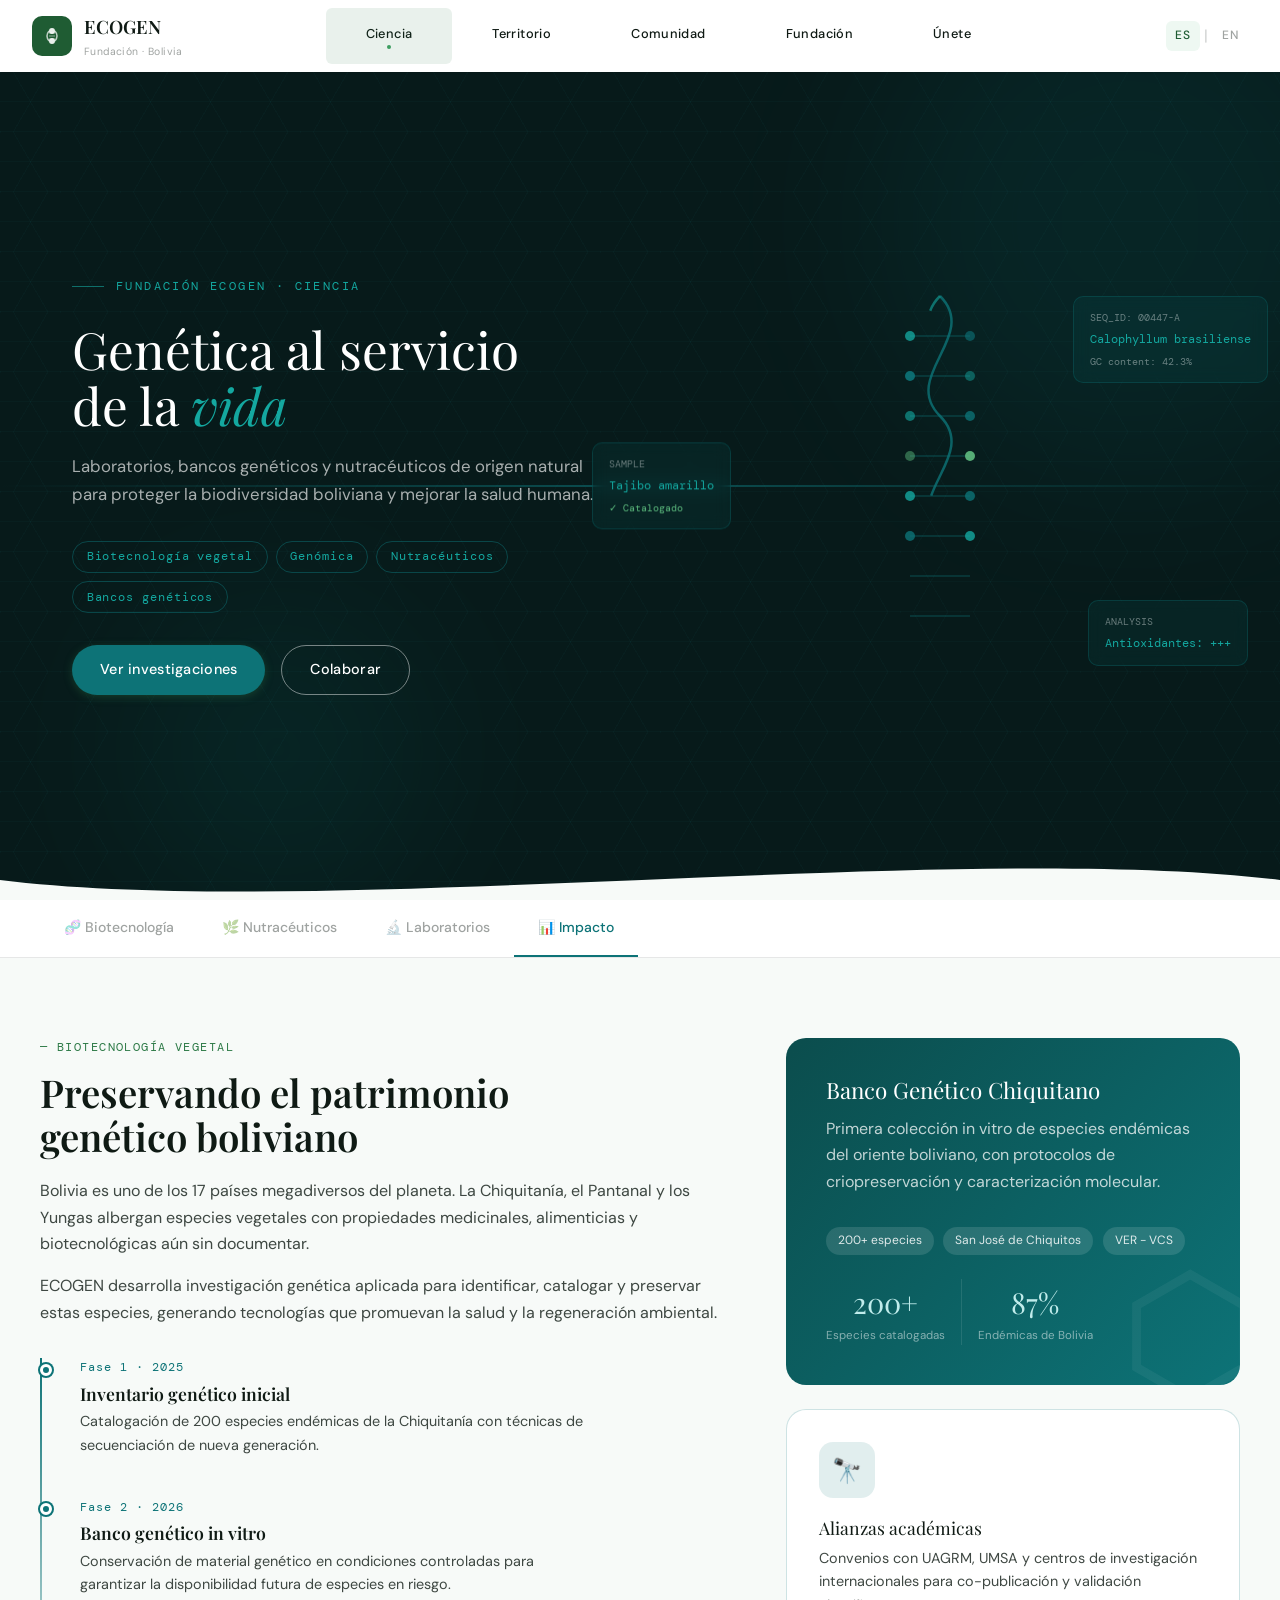
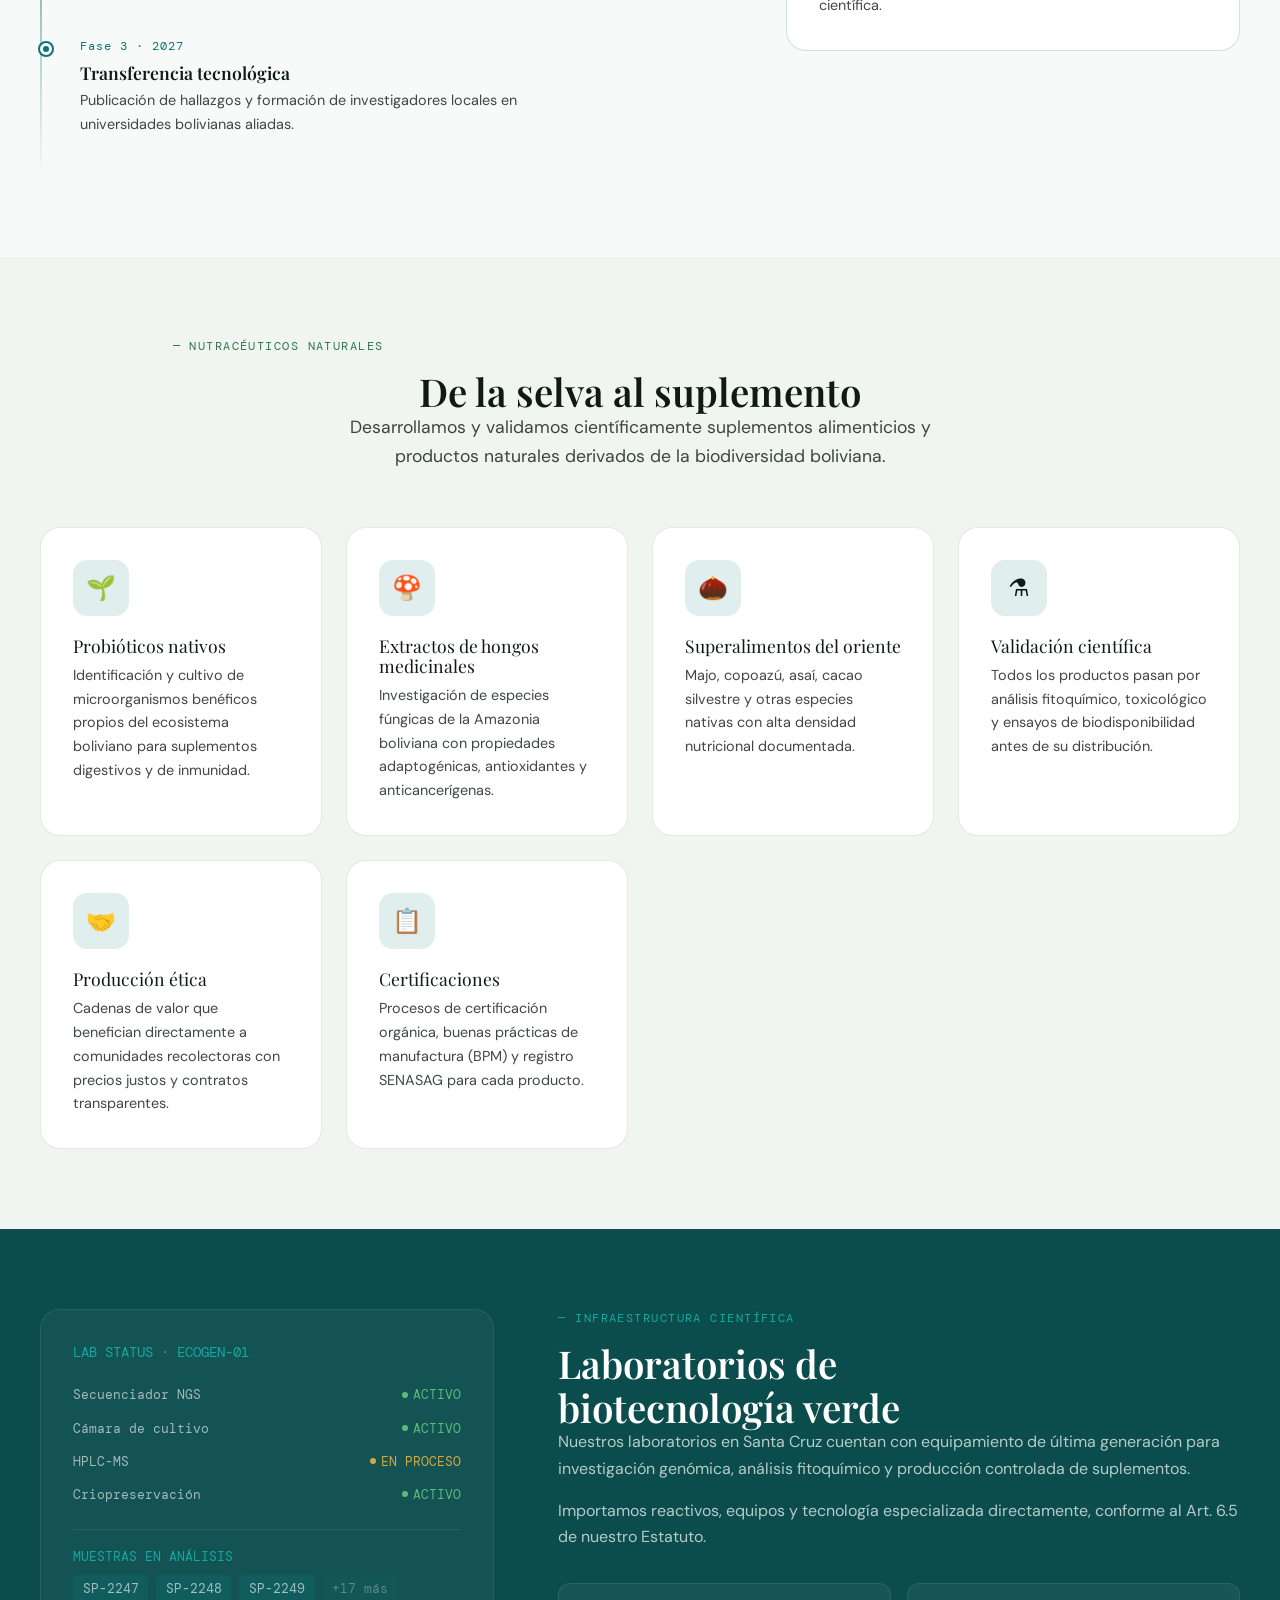
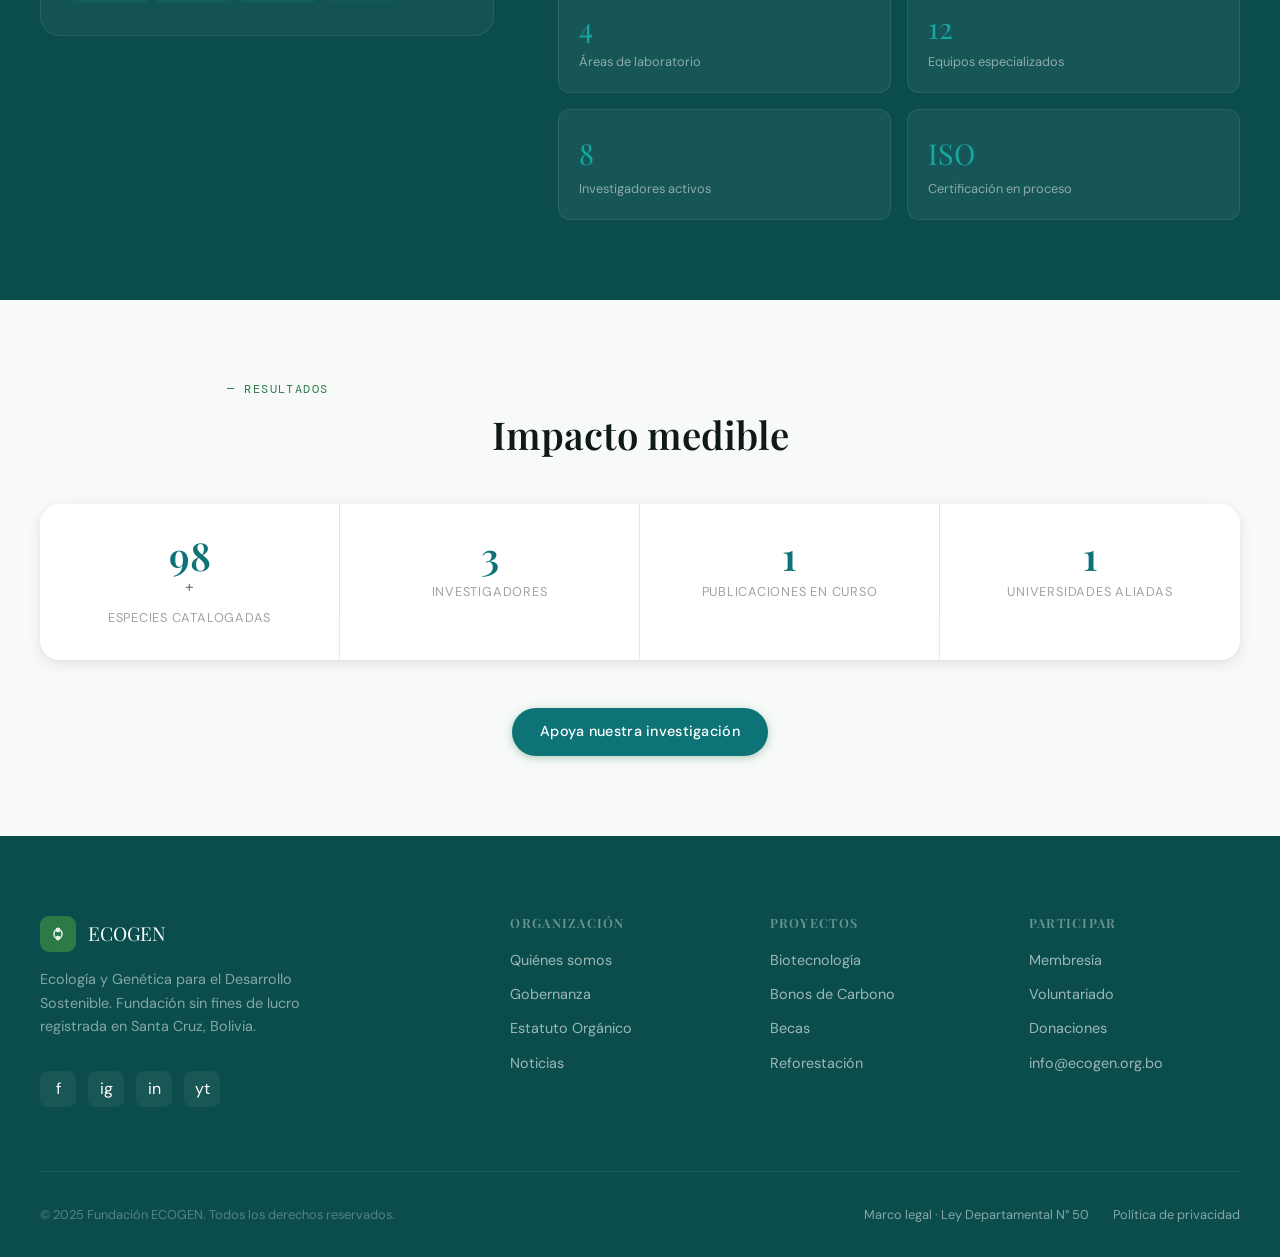
<file: pages/ciencia.html>
<!-- pages/ciencia.html -->
<!DOCTYPE html>
<html lang="es">
<head>
  <meta charset="UTF-8">
  <meta name="viewport" content="width=device-width, initial-scale=1.0">
  <title>Ciencia & Biotecnología — ECOGEN</title>
  <meta name="description" content="Investigación genética, laboratorios de biotecnología y desarrollo de nutracéuticos naturales. Fundación ECOGEN Bolivia.">
  <link rel="preconnect" href="https://fonts.googleapis.com">
  <link rel="preconnect" href="https://fonts.gstatic.com" crossorigin>
  <link rel="stylesheet" href="../css/main.css">
  <style>
    :root { --page-accent: #0d7377; --page-accent-light: #c0eceb; --page-accent-dark: #0b4d4d; }

    /* HERO */
    .hero-ciencia {
      min-height: 92vh; display: flex; align-items: center;
      position: relative; overflow: hidden;
      background: #071a1a;
    }

    /* Animated hex grid */
    .hex-grid {
      position: absolute; inset: 0;
      background-image:
        repeating-linear-gradient(60deg, rgba(13,115,119,.06) 0, rgba(13,115,119,.06) 1px, transparent 0, transparent 50%),
        repeating-linear-gradient(120deg, rgba(13,115,119,.06) 0, rgba(13,115,119,.06) 1px, transparent 0, transparent 50%),
        repeating-linear-gradient(0deg, rgba(13,115,119,.06) 0, rgba(13,115,119,.06) 1px, transparent 0, transparent 50%);
      background-size: 60px 60px;
      animation: hexShift 20s linear infinite;
    }
    @keyframes hexShift { to { background-position: 60px 60px; } }

    /* Floating molecule nodes */
    .molecule-canvas {
      position: absolute; inset: 0; pointer-events: none;
    }

    /* Scan line effect */
    .scan-line {
      position: absolute; left: 0; right: 0; height: 2px;
      background: linear-gradient(90deg, transparent, rgba(13,115,119,.6), transparent);
      animation: scan 4s ease-in-out infinite;
    }
    @keyframes scan { 0% { top: -2px; opacity: 0; } 10% { opacity: 1; } 90% { opacity: 1; } 100% { top: 100%; opacity: 0; } }

    /* Glowing orb */
    .teal-orb {
      position: absolute; border-radius: 50%; filter: blur(80px);
      pointer-events: none;
    }
    .orb-1 { width: 500px; height: 500px; background: #0d7377; opacity: .12; top: -100px; right: -100px; animation: orbFloat 12s ease-in-out infinite; }
    .orb-2 { width: 300px; height: 300px; background: #14a8a0; opacity: .08; bottom: 0; left: 10%; animation: orbFloat 16s ease-in-out infinite reverse; }
    @keyframes orbFloat { 0%,100%{transform:translate(0,0)} 50%{transform:translate(-30px,30px)} }

    .hero-ciencia-content {
      position: relative; z-index: 2; width: 100%;
    }
    .hero-ciencia-inner {
      max-width: 1200px; margin: 0 auto; padding: 2rem 2rem;
      display: grid; grid-template-columns: 1fr 1fr; gap: 4rem; align-items: center;
    }
    .hero-c-text { color: white; }
    .hero-c-eyebrow {
      font-family: var(--font-mono); font-size: .75rem; letter-spacing: .2em;
      text-transform: uppercase; color: var(--teal-300);
      margin-bottom: 1.5rem; display: flex; align-items: center; gap: .75rem;
    }
    .hero-c-eyebrow::before { content: ''; width: 32px; height: 1px; background: var(--teal-300); opacity: .6; }
    .hero-c-title { font-size: clamp(2.2rem, 4vw, 3.6rem); font-weight: 400; margin-bottom: 1.25rem; line-height: 1.1; }
    .hero-c-title em { font-style: italic; color: var(--teal-300); }
    .hero-c-desc { color: rgba(255,255,255,.65); font-size: 1.05rem; max-width: 44ch; margin-bottom: 2rem; }
    .hero-c-tags { display: flex; flex-wrap: wrap; gap: .5rem; margin-bottom: 2rem; }
    .hero-c-tag {
      padding: .35rem .85rem; border-radius: 100px;
      border: 1px solid rgba(13,115,119,.5); color: var(--teal-300);
      font-family: var(--font-mono); font-size: .72rem; letter-spacing: .08em;
    }

    /* DNA helix visual right side */
    .hero-c-visual {
      position: relative; display: flex; align-items: center; justify-content: center;
      height: 420px;
    }
    .dna-helix {
      position: relative; width: 120px; height: 380px;
    }
    .dna-strand {
      position: absolute; width: 100%;
      animation: dnaSpin 6s ease-in-out infinite;
    }
    .dna-strand-2 { animation-delay: -3s; }
    @keyframes dnaSpin {
      0%, 100% { transform: rotateY(0deg); }
      50%       { transform: rotateY(180deg); }
    }

    /* Floating data panels */
    .data-panel {
      position: absolute; background: rgba(13,115,119,.12);
      border: 1px solid rgba(13,115,119,.3); border-radius: 10px;
      padding: .75rem 1rem; backdrop-filter: blur(8px);
      font-family: var(--font-mono); font-size: .72rem; color: var(--teal-300);
      animation: panelFloat 4s ease-in-out infinite;
    }
    .data-panel-1 { top: 20px;  right: -60px; animation-delay: 0s; }
    .data-panel-2 { top: 50%;   left: -80px;  animation-delay: 1.5s; transform: translateY(-50%); }
    .data-panel-3 { bottom: 30px; right: -40px; animation-delay: 3s; }
    @keyframes panelFloat { 0%,100%{transform:translateY(0)} 50%{transform:translateY(-8px)} }
    .data-panel-2 { animation: panelFloat2 5s ease-in-out infinite 1.5s; }
    @keyframes panelFloat2 { 0%,100%{transform:translateY(-50%)} 50%{transform:translateY(calc(-50% - 8px))} }

    /* Sub sections */
    #biotech, #nutra, #labs { position: relative; }

    /* Lab counter ring */
    .ring-stat {
      display: flex; flex-direction: column; align-items: center;
      padding: 2rem;
    }
    .ring-svg { width: 120px; height: 120px; transform: rotate(-90deg); }
    .ring-svg circle {
      fill: none; stroke-width: 8;
      stroke-linecap: round;
    }
    .ring-track { stroke: var(--ink-10); }
    .ring-fill {
      stroke: var(--page-accent);
      stroke-dasharray: 283;
      stroke-dashoffset: 283;
      transition: stroke-dashoffset 1.5s cubic-bezier(0.16,1,0.3,1);
    }
    .ring-label { font-family: var(--font-display); font-size: 1.4rem; font-weight: 600; color: var(--page-accent); margin-top: .75rem; }
    .ring-desc  { font-size: .8rem; color: var(--ink-40); text-align: center; margin-top: .25rem; }

    /* Molecule card */
    .molecule-card {
      background: linear-gradient(135deg, var(--page-accent-dark), #0d7377);
      border-radius: var(--radius-lg); padding: 2.5rem;
      color: white; position: relative; overflow: hidden;
    }
    .molecule-card::before {
      content: '⬡'; position: absolute; right: -20px; bottom: -30px;
      font-size: 10rem; opacity: .05; line-height: 1;
    }
    .molecule-card h3 { font-size: 1.4rem; color: white; margin-bottom: .75rem; }
    .molecule-card p  { color: rgba(255,255,255,.75); max-width: none; }
    .molecule-card-tag { display: inline-block; background: rgba(255,255,255,.12); color: rgba(255,255,255,.85); padding: .25rem .75rem; border-radius: 100px; font-size: .75rem; margin: .75rem 0 0; margin-right: .35rem; }

    @media(max-width:768px) {
      .hero-ciencia-inner { grid-template-columns: 1fr; gap: 2rem; }
      .hero-c-visual { height: 260px; }
      .data-panel { display: none; }
    }
  </style>
</head>
<body class="page-wrapper">

<!-- NAV injected by JS -->

<!-- HERO -->
<section class="hero-ciencia">
  <div class="hex-grid"></div>
  <div class="teal-orb orb-1"></div>
  <div class="teal-orb orb-2"></div>
  <div class="scan-line"></div>

  <div class="hero-ciencia-content">
    <div class="hero-ciencia-inner">
      <div class="hero-c-text" data-reveal>
        <p class="hero-c-eyebrow">Fundación ECOGEN · Ciencia</p>
        <h1 class="hero-c-title">
          Genética al servicio<br>de la <em>vida</em>
        </h1>
        <p class="hero-c-desc">Laboratorios, bancos genéticos y nutracéuticos de origen natural para proteger la biodiversidad boliviana y mejorar la salud humana.</p>
        <div class="hero-c-tags">
          <span class="hero-c-tag">Biotecnología vegetal</span>
          <span class="hero-c-tag">Genómica</span>
          <span class="hero-c-tag">Nutracéuticos</span>
          <span class="hero-c-tag">Bancos genéticos</span>
        </div>
        <div class="flex gap-2">
          <a href="#biotech" class="btn btn-primary" style="background:var(--page-accent)">Ver investigaciones</a>
          <a href="unete.html" class="btn btn-ghost">Colaborar</a>
        </div>
      </div>

      <div class="hero-c-visual">
        <!-- Animated SVG DNA helix -->
        <svg width="160" height="400" viewBox="0 0 160 400" fill="none" style="position:relative;z-index:2">
          <!-- Strand A -->
          <path d="M80 10 C120 50, 40 90, 80 130 C120 170, 40 210, 80 250 C120 290, 40 330, 80 370"
                stroke="rgba(13,115,119,.8)" stroke-width="2.5" fill="none">
            <animate attributeName="stroke-dasharray" values="0 400;400 0" dur="3s" begin="0s" repeatCount="indefinite"/>
          </path>
          <!-- Strand B -->
          <path d="M80 10 C40 50, 120 90, 80 130 C40 170, 120 210, 80 250 C40 290, 120 330, 80 370"
                stroke="rgba(20,168,160,.6)" stroke-width="2.5" fill="none">
            <animate attributeName="stroke-dasharray" values="0 400;400 0" dur="3s" begin="1.5s" repeatCount="indefinite"/>
          </path>
          <!-- Rungs -->
          <line x1="110" y1="50"  x2="50"  y2="50"  stroke="rgba(13,115,119,.4)" stroke-width="1.5"/>
          <line x1="50"  y1="90"  x2="110" y2="90"  stroke="rgba(13,115,119,.4)" stroke-width="1.5"/>
          <line x1="110" y1="130" x2="50"  y2="130" stroke="rgba(13,115,119,.4)" stroke-width="1.5"/>
          <line x1="50"  y1="170" x2="110" y2="170" stroke="rgba(13,115,119,.4)" stroke-width="1.5"/>
          <line x1="110" y1="210" x2="50"  y2="210" stroke="rgba(13,115,119,.4)" stroke-width="1.5"/>
          <line x1="50"  y1="250" x2="110" y2="250" stroke="rgba(13,115,119,.4)" stroke-width="1.5"/>
          <line x1="110" y1="290" x2="50"  y2="290" stroke="rgba(13,115,119,.4)" stroke-width="1.5"/>
          <line x1="50"  y1="330" x2="110" y2="330" stroke="rgba(13,115,119,.4)" stroke-width="1.5"/>
          <!-- Base pair nodes -->
          <circle cx="110" cy="50"  r="5" fill="#0d7377" opacity=".8"><animate attributeName="opacity" values=".4;1;.4" dur="2s" begin="0s"   repeatCount="indefinite"/></circle>
          <circle cx="50"  cy="50"  r="5" fill="#14a8a0" opacity=".8"><animate attributeName="opacity" values="1;.4;1" dur="2s" begin="0s"   repeatCount="indefinite"/></circle>
          <circle cx="50"  cy="90"  r="5" fill="#0d7377" opacity=".8"><animate attributeName="opacity" values=".4;1;.4" dur="2s" begin=".5s"  repeatCount="indefinite"/></circle>
          <circle cx="110" cy="90"  r="5" fill="#14a8a0" opacity=".8"><animate attributeName="opacity" values="1;.4;1" dur="2s" begin=".5s"  repeatCount="indefinite"/></circle>
          <circle cx="110" cy="130" r="5" fill="#0d7377" opacity=".8"><animate attributeName="opacity" values=".4;1;.4" dur="2s" begin="1s"  repeatCount="indefinite"/></circle>
          <circle cx="50"  cy="130" r="5" fill="#14a8a0" opacity=".8"><animate attributeName="opacity" values="1;.4;1" dur="2s" begin="1s"  repeatCount="indefinite"/></circle>
          <circle cx="50"  cy="170" r="5" fill="#5dba7e" opacity=".8"><animate attributeName="opacity" values=".4;1;.4" dur="2s" begin="1.5s" repeatCount="indefinite"/></circle>
          <circle cx="110" cy="170" r="5" fill="#5dba7e" opacity=".8"><animate attributeName="opacity" values="1;.4;1" dur="2s" begin="1.5s" repeatCount="indefinite"/></circle>
          <circle cx="110" cy="210" r="5" fill="#0d7377" opacity=".8"><animate attributeName="opacity" values=".4;1;.4" dur="2s" begin="2s"  repeatCount="indefinite"/></circle>
          <circle cx="50"  cy="210" r="5" fill="#14a8a0" opacity=".8"><animate attributeName="opacity" values="1;.4;1" dur="2s" begin="2s"  repeatCount="indefinite"/></circle>
          <circle cx="50"  cy="250" r="5" fill="#0d7377" opacity=".8"><animate attributeName="opacity" values=".4;1;.4" dur="2s" begin="2.5s" repeatCount="indefinite"/></circle>
          <circle cx="110" cy="250" r="5" fill="#14a8a0" opacity=".8"><animate attributeName="opacity" values="1;.4;1" dur="2s" begin="2.5s" repeatCount="indefinite"/></circle>
        </svg>

        <!-- Floating data panels -->
        <div class="data-panel data-panel-1">
          <div style="color:rgba(255,255,255,.4);font-size:.65rem;margin-bottom:.25rem">SEQ_ID: 00447-A</div>
          <div>Calophyllum brasiliense</div>
          <div style="color:rgba(255,255,255,.4);font-size:.65rem;margin-top:.25rem">GC content: 42.3%</div>
        </div>
        <div class="data-panel data-panel-2">
          <div style="color:rgba(255,255,255,.4);font-size:.65rem;margin-bottom:.25rem">SAMPLE</div>
          <div>Tajibo amarillo</div>
          <div style="color:#5dba7e;font-size:.65rem;margin-top:.25rem">✓ Catalogado</div>
        </div>
        <div class="data-panel data-panel-3">
          <div style="color:rgba(255,255,255,.4);font-size:.65rem;margin-bottom:.25rem">ANALYSIS</div>
          <div>Antioxidantes: +++</div>
        </div>
      </div>
    </div>
  </div>

  <!-- Wave bottom -->
  <div style="position:absolute;bottom:0;left:0;right:0;overflow:hidden;line-height:0">
    <svg viewBox="0 0 1440 60" fill="none" preserveAspectRatio="none" style="display:block;width:100%;height:60px">
      <path d="M0,40 C360,80 1080,0 1440,40 L1440,60 L0,60 Z" fill="var(--off-white)"/>
    </svg>
  </div>
</section>

<!-- STICKY SUBNAV -->
<nav class="sticky-subnav">
  <div class="container sticky-subnav-inner">
    <a href="#biotech"  class="subnav-link active">🧬 Biotecnología</a>
    <a href="#nutra"    class="subnav-link">🌿 Nutracéuticos</a>
    <a href="#labs"     class="subnav-link">🔬 Laboratorios</a>
    <a href="#impacto"  class="subnav-link">📊 Impacto</a>
  </div>
</nav>

<!-- BIOTECNOLOGÍA -->
<section id="biotech" class="page-section">
  <div class="container">
    <div class="editorial-grid">
      <div data-reveal>
        <p class="section-label">— Biotecnología vegetal</p>
        <h2 class="section-title">Preservando el patrimonio<br>genético boliviano</h2>
        <p style="color:var(--ink-80);margin-bottom:1rem">Bolivia es uno de los 17 países megadiversos del planeta. La Chiquitanía, el Pantanal y los Yungas albergan especies vegetales con propiedades medicinales, alimenticias y biotecnológicas aún sin documentar.</p>
        <p style="color:var(--ink-80);margin-bottom:2rem">ECOGEN desarrolla investigación genética aplicada para identificar, catalogar y preservar estas especies, generando tecnologías que promuevan la salud y la regeneración ambiental.</p>

        <div class="timeline">
          <div class="timeline-item" data-reveal data-reveal-delay="1">
            <div class="timeline-date">Fase 1 · 2025</div>
            <h4>Inventario genético inicial</h4>
            <p>Catalogación de 200 especies endémicas de la Chiquitanía con técnicas de secuenciación de nueva generación.</p>
          </div>
          <div class="timeline-item" data-reveal data-reveal-delay="2">
            <div class="timeline-date">Fase 2 · 2026</div>
            <h4>Banco genético in vitro</h4>
            <p>Conservación de material genético en condiciones controladas para garantizar la disponibilidad futura de especies en riesgo.</p>
          </div>
          <div class="timeline-item" data-reveal data-reveal-delay="3">
            <div class="timeline-date">Fase 3 · 2027</div>
            <h4>Transferencia tecnológica</h4>
            <p>Publicación de hallazgos y formación de investigadores locales en universidades bolivianas aliadas.</p>
          </div>
        </div>
      </div>

      <div data-reveal data-reveal-delay="2">
        <div class="molecule-card" style="margin-bottom:1.5rem">
          <h3>Banco Genético Chiquitano</h3>
          <p>Primera colección in vitro de especies endémicas del oriente boliviano, con protocolos de criopreservación y caracterización molecular.</p>
          <div style="margin-top:1.25rem">
            <span class="molecule-card-tag">200+ especies</span>
            <span class="molecule-card-tag">San José de Chiquitos</span>
            <span class="molecule-card-tag">VER - VCS</span>
          </div>
          <div style="margin-top:1.5rem;display:flex;gap:1rem">
            <div style="text-align:center">
              <div style="font-family:var(--font-display);font-size:1.8rem;color:var(--teal-100)">200+</div>
              <div style="font-size:.72rem;color:rgba(255,255,255,.5)">Especies catalogadas</div>
            </div>
            <div style="width:1px;background:rgba(255,255,255,.1)"></div>
            <div style="text-align:center">
              <div style="font-family:var(--font-display);font-size:1.8rem;color:var(--teal-100)">87%</div>
              <div style="font-size:.72rem;color:rgba(255,255,255,.5)">Endémicas de Bolivia</div>
            </div>
          </div>
        </div>

        <div class="feature-block" style="border-color:rgba(13,115,119,.2)">
          <div class="feature-block-icon">🔭</div>
          <h3>Alianzas académicas</h3>
          <p>Convenios con UAGRM, UMSA y centros de investigación internacionales para co-publicación y validación científica.</p>
        </div>
      </div>
    </div>
  </div>
</section>

<!-- NUTRACÉUTICOS -->
<section id="nutra" class="page-section page-section-alt">
  <div class="container">
    <div style="text-align:center;margin-bottom:3.5rem" data-reveal>
      <p class="section-label">— Nutracéuticos naturales</p>
      <h2>De la selva al suplemento</h2>
      <p class="section-subtitle" style="margin:0 auto">Desarrollamos y validamos científicamente suplementos alimenticios y productos naturales derivados de la biodiversidad boliviana.</p>
    </div>

    <div class="feature-grid">
      <div class="feature-block" data-reveal data-reveal-delay="1">
        <div class="feature-block-icon">🌱</div>
        <h3>Probióticos nativos</h3>
        <p>Identificación y cultivo de microorganismos benéficos propios del ecosistema boliviano para suplementos digestivos y de inmunidad.</p>
      </div>
      <div class="feature-block" data-reveal data-reveal-delay="2">
        <div class="feature-block-icon">🍄</div>
        <h3>Extractos de hongos medicinales</h3>
        <p>Investigación de especies fúngicas de la Amazonia boliviana con propiedades adaptogénicas, antioxidantes y anticancerígenas.</p>
      </div>
      <div class="feature-block" data-reveal data-reveal-delay="3">
        <div class="feature-block-icon">🌰</div>
        <h3>Superalimentos del oriente</h3>
        <p>Majo, copoazú, asaí, cacao silvestre y otras especies nativas con alta densidad nutricional documentada.</p>
      </div>
      <div class="feature-block" data-reveal data-reveal-delay="4">
        <div class="feature-block-icon">⚗️</div>
        <h3>Validación científica</h3>
        <p>Todos los productos pasan por análisis fitoquímico, toxicológico y ensayos de biodisponibilidad antes de su distribución.</p>
      </div>
      <div class="feature-block" data-reveal data-reveal-delay="1">
        <div class="feature-block-icon">🤝</div>
        <h3>Producción ética</h3>
        <p>Cadenas de valor que benefician directamente a comunidades recolectoras con precios justos y contratos transparentes.</p>
      </div>
      <div class="feature-block" data-reveal data-reveal-delay="2">
        <div class="feature-block-icon">📋</div>
        <h3>Certificaciones</h3>
        <p>Procesos de certificación orgánica, buenas prácticas de manufactura (BPM) y registro SENASAG para cada producto.</p>
      </div>
    </div>
  </div>
</section>

<!-- LABORATORIOS -->
<section id="labs" class="page-section" style="background:var(--page-accent-dark);color:white">
  <div class="container">
    <div class="editorial-grid reverse">
      <div data-reveal>
        <!-- Animated lab schematic -->
        <div style="background:rgba(255,255,255,.04);border:1px solid rgba(255,255,255,.08);border-radius:var(--radius-lg);padding:2rem;font-family:var(--font-mono);font-size:.8rem;color:rgba(255,255,255,.6)">
          <div style="color:var(--teal-300);margin-bottom:1.25rem;font-size:.85rem">LAB STATUS · ECOGEN-01</div>
          <div style="display:flex;flex-direction:column;gap:.75rem">
            <div style="display:flex;justify-content:space-between;align-items:center">
              <span>Secuenciador NGS</span>
              <span style="color:#5dba7e;display:flex;align-items:center;gap:.35rem"><span style="width:6px;height:6px;background:#5dba7e;border-radius:50%;display:inline-block;animation:pulse 2s infinite"></span>ACTIVO</span>
            </div>
            <div style="display:flex;justify-content:space-between;align-items:center">
              <span>Cámara de cultivo</span>
              <span style="color:#5dba7e;display:flex;align-items:center;gap:.35rem"><span style="width:6px;height:6px;background:#5dba7e;border-radius:50%;display:inline-block;animation:pulse 2s infinite .5s"></span>ACTIVO</span>
            </div>
            <div style="display:flex;justify-content:space-between;align-items:center">
              <span>HPLC-MS</span>
              <span style="color:#d4a843;display:flex;align-items:center;gap:.35rem"><span style="width:6px;height:6px;background:#d4a843;border-radius:50%;display:inline-block;animation:pulse 2s infinite 1s"></span>EN PROCESO</span>
            </div>
            <div style="display:flex;justify-content:space-between;align-items:center">
              <span>Criopreservación</span>
              <span style="color:#5dba7e;display:flex;align-items:center;gap:.35rem"><span style="width:6px;height:6px;background:#5dba7e;border-radius:50%;display:inline-block;animation:pulse 2s infinite 1.5s"></span>ACTIVO</span>
            </div>
          </div>
          <div style="margin-top:1.5rem;border-top:1px solid rgba(255,255,255,.08);padding-top:1rem">
            <div style="color:var(--teal-300);margin-bottom:.5rem">MUESTRAS EN ANÁLISIS</div>
            <div style="display:flex;gap:.5rem;flex-wrap:wrap">
              <span style="background:rgba(13,115,119,.3);padding:.2rem .6rem;border-radius:4px">SP-2247</span>
              <span style="background:rgba(13,115,119,.3);padding:.2rem .6rem;border-radius:4px">SP-2248</span>
              <span style="background:rgba(13,115,119,.3);padding:.2rem .6rem;border-radius:4px">SP-2249</span>
              <span style="background:rgba(13,115,119,.2);padding:.2rem .6rem;border-radius:4px;opacity:.5">+17 más</span>
            </div>
          </div>
        </div>
      </div>

      <div data-reveal data-reveal-delay="1">
        <p class="section-label" style="color:var(--teal-300)">— Infraestructura científica</p>
        <h2 style="color:white">Laboratorios de<br>biotecnología verde</h2>
        <p style="color:rgba(255,255,255,.7);margin-bottom:1rem">Nuestros laboratorios en Santa Cruz cuentan con equipamiento de última generación para investigación genómica, análisis fitoquímico y producción controlada de suplementos.</p>
        <p style="color:rgba(255,255,255,.7);margin-bottom:2rem">Importamos reactivos, equipos y tecnología especializada directamente, conforme al Art. 6.5 de nuestro Estatuto.</p>

        <div style="display:grid;grid-template-columns:1fr 1fr;gap:1rem">
          <div style="background:rgba(255,255,255,.05);border:1px solid rgba(255,255,255,.08);border-radius:var(--radius);padding:1.25rem">
            <div style="font-family:var(--font-display);font-size:1.8rem;color:var(--teal-300)">4</div>
            <div style="font-size:.8rem;color:rgba(255,255,255,.5)">Áreas de laboratorio</div>
          </div>
          <div style="background:rgba(255,255,255,.05);border:1px solid rgba(255,255,255,.08);border-radius:var(--radius);padding:1.25rem">
            <div style="font-family:var(--font-display);font-size:1.8rem;color:var(--teal-300)">12</div>
            <div style="font-size:.8rem;color:rgba(255,255,255,.5)">Equipos especializados</div>
          </div>
          <div style="background:rgba(255,255,255,.05);border:1px solid rgba(255,255,255,.08);border-radius:var(--radius);padding:1.25rem">
            <div style="font-family:var(--font-display);font-size:1.8rem;color:var(--teal-300)">8</div>
            <div style="font-size:.8rem;color:rgba(255,255,255,.5)">Investigadores activos</div>
          </div>
          <div style="background:rgba(255,255,255,.05);border:1px solid rgba(255,255,255,.08);border-radius:var(--radius);padding:1.25rem">
            <div style="font-family:var(--font-display);font-size:1.8rem;color:var(--teal-300)">ISO</div>
            <div style="font-size:.8rem;color:rgba(255,255,255,.5)">Certificación en proceso</div>
          </div>
        </div>
      </div>
    </div>
  </div>
</section>

<!-- IMPACTO -->
<section id="impacto" class="page-section">
  <div class="container">
    <div style="text-align:center;margin-bottom:3rem" data-reveal>
      <p class="section-label">— Resultados</p>
      <h2>Impacto medible</h2>
    </div>
    <div class="stats-strip" data-reveal>
      <div class="stat-block">
        <div class="stat-block-num" data-count="200">0</div>
        <div class="stat-block-unit">+</div>
        <div class="stat-block-label">Especies catalogadas</div>
      </div>
      <div class="stat-block">
        <div class="stat-block-num" data-count="8">0</div>
        <div class="stat-block-unit"></div>
        <div class="stat-block-label">Investigadores</div>
      </div>
      <div class="stat-block">
        <div class="stat-block-num" data-count="4">0</div>
        <div class="stat-block-unit"></div>
        <div class="stat-block-label">Publicaciones en curso</div>
      </div>
      <div class="stat-block">
        <div class="stat-block-num" data-count="3">0</div>
        <div class="stat-block-unit"></div>
        <div class="stat-block-label">Universidades aliadas</div>
      </div>
    </div>

    <div style="text-align:center;margin-top:3rem" data-reveal>
      <a href="unete.html#donaciones" class="btn btn-primary" style="background:var(--page-accent)">Apoya nuestra investigación</a>
    </div>
  </div>
</section>

<style>@keyframes pulse{0%,100%{opacity:1}50%{opacity:.3}}</style>

<script src="../i18n/translations.js"></script>
<script src="../js/main.js"></script>
<script src="../js/components.js"></script>
<script>renderFooter();</script>

<script src="../js/navbar.js" data-active="ciencia" data-accent="#0d7377"></script>

</body>
</html>
</file>
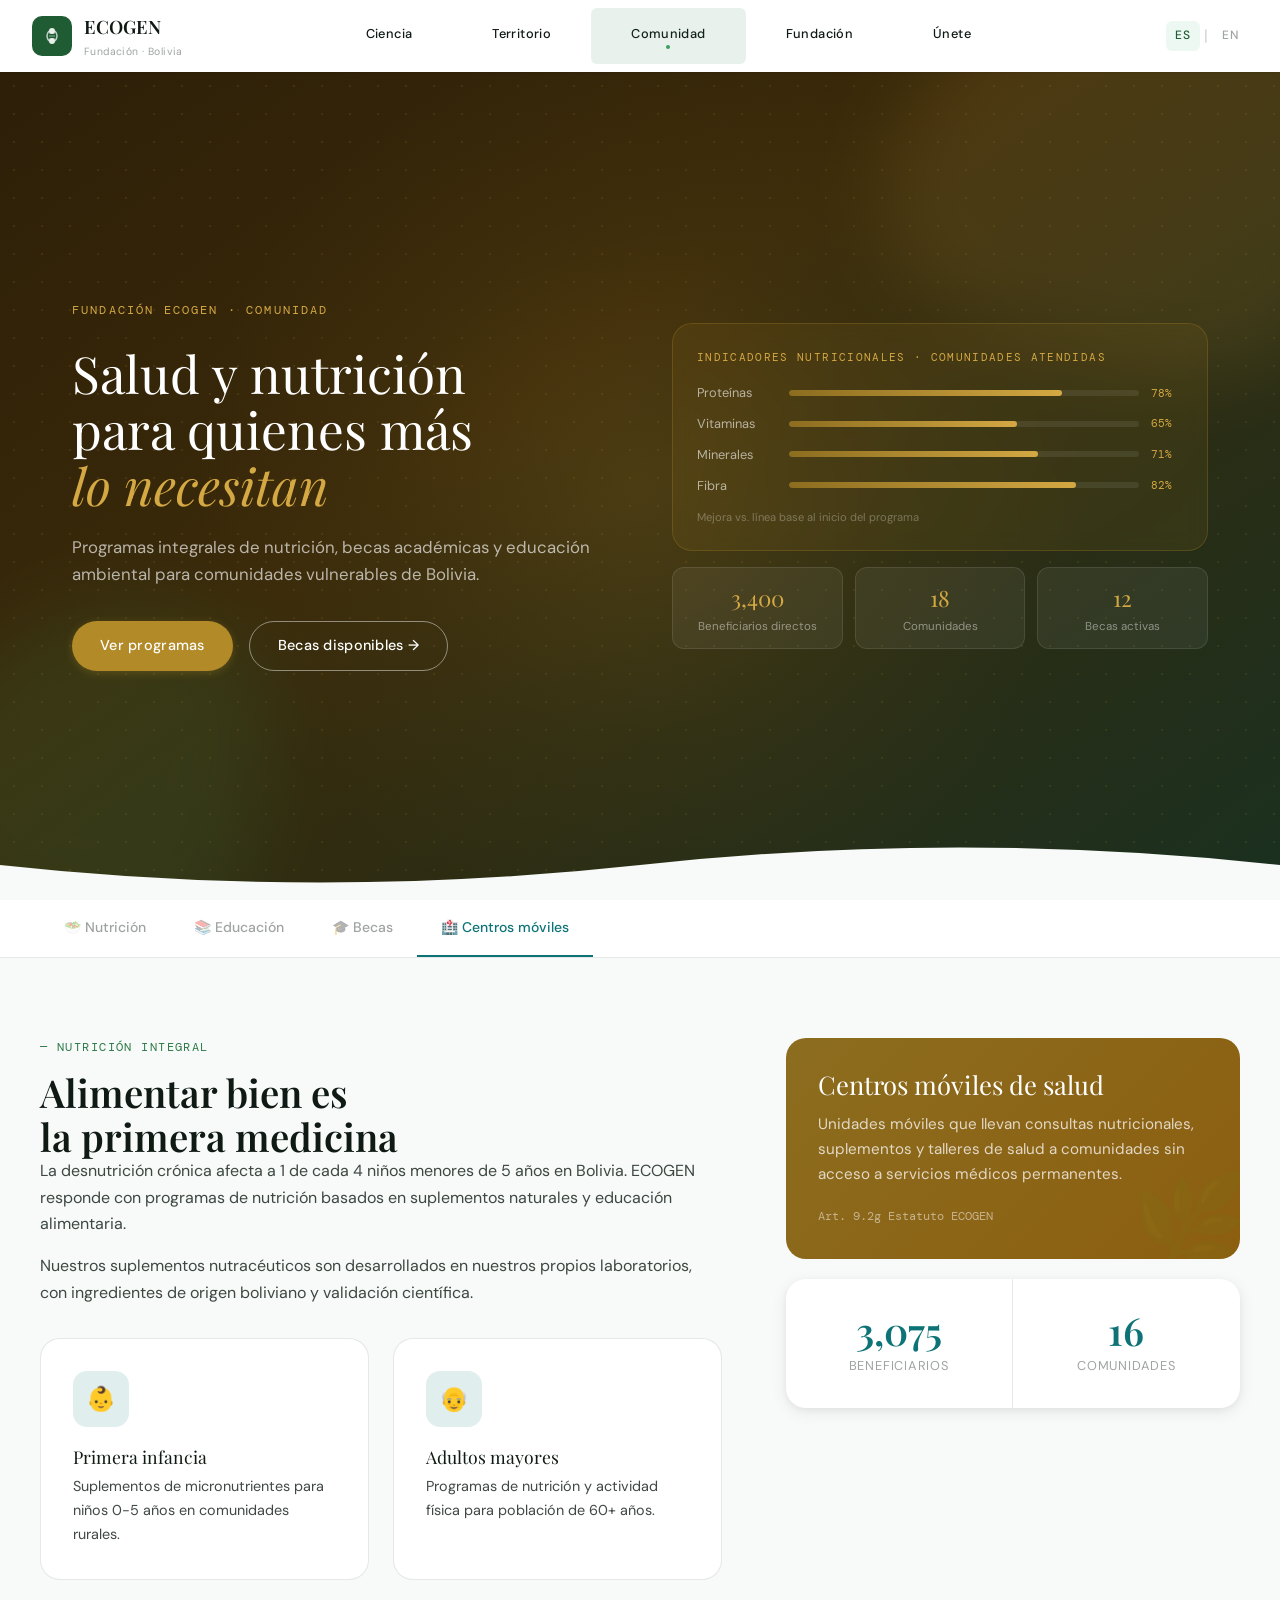
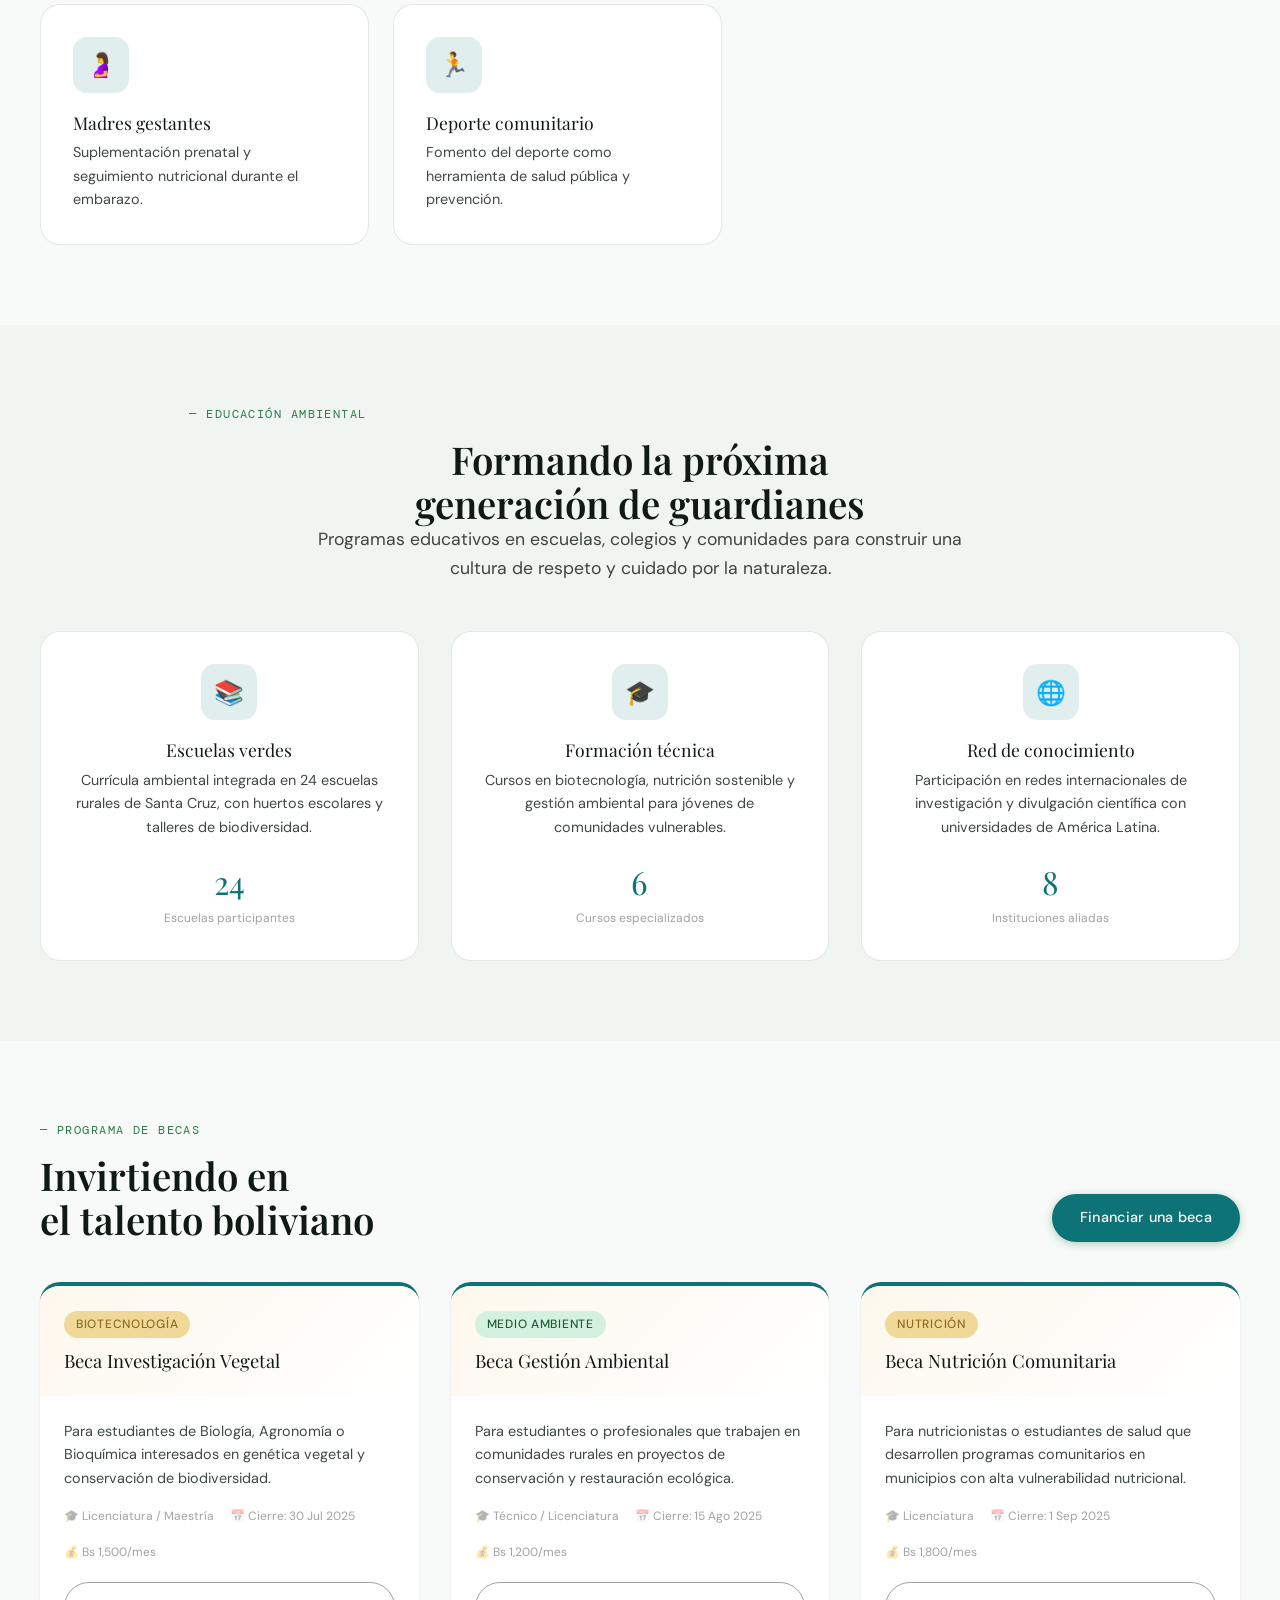
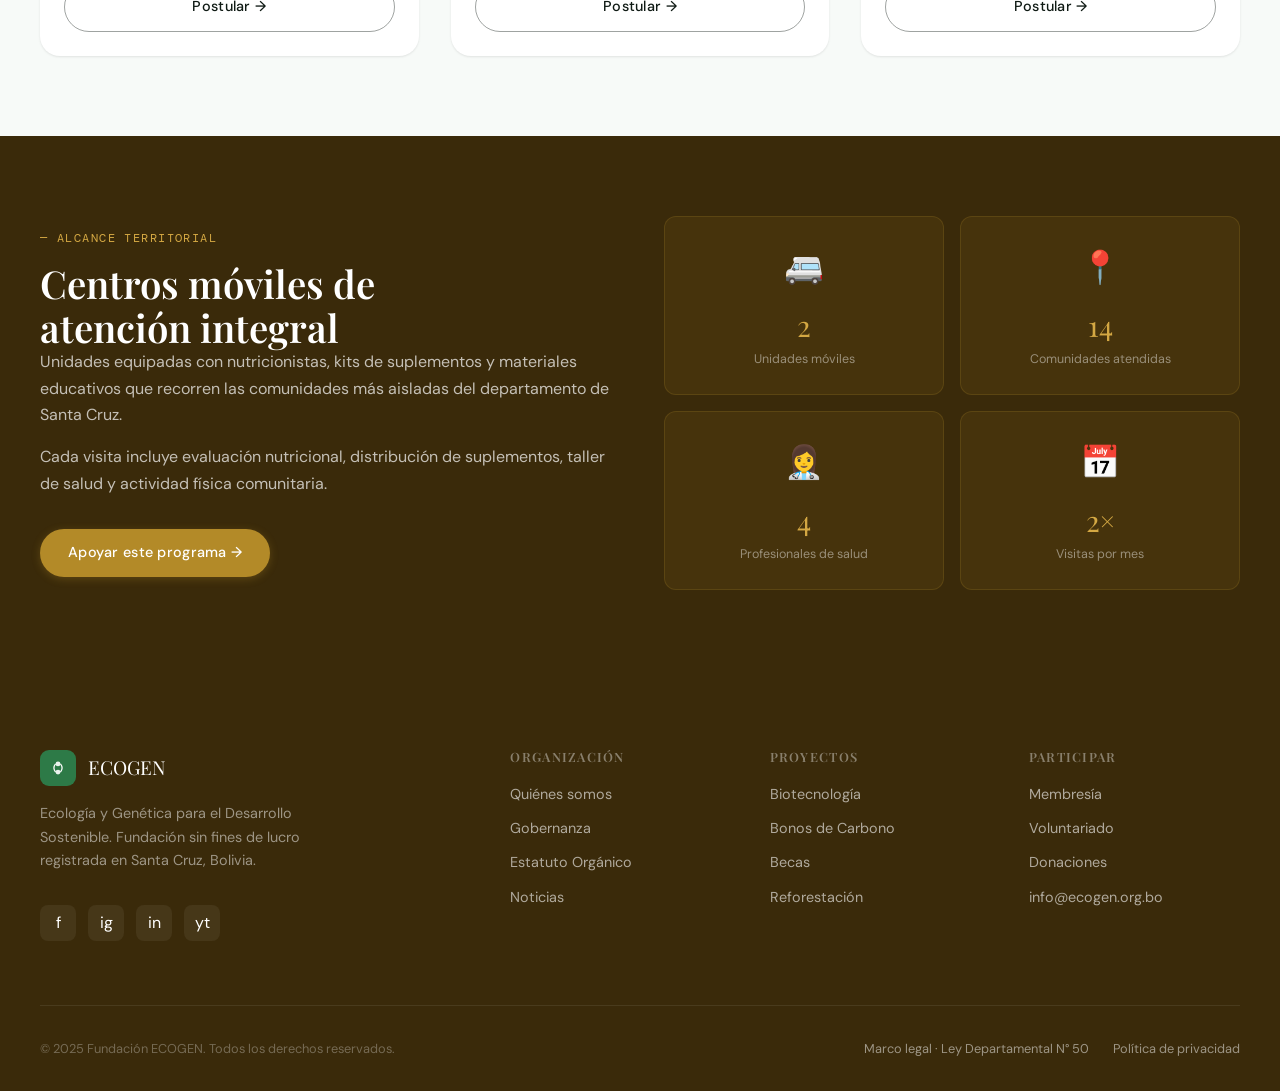
<file: pages/comunidad.html>
<!-- pages/comunidad.html -->
<!DOCTYPE html>
<html lang="es">
<head>
  <meta charset="UTF-8">
  <meta name="viewport" content="width=device-width, initial-scale=1.0">
  <title>Comunidad & Salud — ECOGEN</title>
  <link rel="preconnect" href="https://fonts.googleapis.com">
  <link rel="stylesheet" href="../css/main.css">
  <style>
    :root { --page-accent: #b38a28; --page-accent-light: #fdf8ed; --page-accent-dark: #3a2a0a; }

    /* HERO */
    .hero-comunidad {
      min-height: 92vh; display: flex; align-items: center;
      position: relative; overflow: hidden;
      background: linear-gradient(145deg, #2d1f08 0%, #3a2a0a 40%, #1a3020 100%);
    }

    /* Warm radial burst */
    .warm-burst {
      position: absolute; width: 900px; height: 900px; border-radius: 50%;
      background: radial-gradient(circle, rgba(179,138,40,.18) 0%, rgba(179,138,40,.05) 40%, transparent 70%);
      top: 50%; left: 50%; transform: translate(-50%, -50%);
      animation: burstPulse 8s ease-in-out infinite;
    }
    @keyframes burstPulse { 0%,100%{transform:translate(-50%,-50%) scale(1)} 50%{transform:translate(-50%,-50%) scale(1.12)} }

    /* Organic blob shapes */
    .blob {
      position: absolute; border-radius: 60% 40% 30% 70% / 60% 30% 70% 40%;
      filter: blur(40px); opacity: .12;
      animation: blobMorph 12s ease-in-out infinite alternate;
    }
    .blob-1 { width: 500px; height: 400px; background: var(--gold-400); top: -100px; right: -100px; }
    .blob-2 { width: 350px; height: 350px; background: var(--green-500); bottom: -50px; left: -80px; animation-delay: 4s; }
    @keyframes blobMorph {
      0%  { border-radius: 60% 40% 30% 70% / 60% 30% 70% 40%; }
      50% { border-radius: 30% 60% 70% 40% / 50% 60% 30% 60%; }
      100%{ border-radius: 60% 40% 30% 70% / 60% 30% 70% 40%; }
    }

    /* Dots pattern */
    .dots-pattern {
      position: absolute; inset: 0;
      background-image: radial-gradient(rgba(179,138,40,.15) 1px, transparent 1px);
      background-size: 28px 28px;
    }

    .hero-com-inner {
      max-width: 1200px; margin: 0 auto; padding: 2rem 2rem;
      display: grid; grid-template-columns: 1fr 1fr; gap: 4rem; align-items: center;
      position: relative; z-index: 2; width: 100%;
    }

    .hero-com-text { color: white; }
    .hero-com-eyebrow {
      font-family: var(--font-mono); font-size: .75rem; letter-spacing: .18em;
      text-transform: uppercase; color: var(--gold-400); margin-bottom: 1.5rem;
    }
    .hero-com-title { font-size: clamp(2.2rem, 4vw, 3.8rem); font-weight: 400; line-height: 1.1; margin-bottom: 1.25rem; }
    .hero-com-title em { font-style: italic; color: var(--gold-400); }
    .hero-com-desc { color: rgba(255,255,255,.65); font-size: 1.05rem; max-width: 44ch; margin-bottom: 2rem; }

    /* People/community SVG infographic */
    .community-visual {
      display: flex; flex-direction: column; gap: 1rem;
    }

    /* Nutrition wheel */
    .nutrition-card {
      background: rgba(179,138,40,.1); border: 1px solid rgba(179,138,40,.25);
      border-radius: var(--radius-lg); padding: 1.5rem; backdrop-filter: blur(8px);
    }
    .nutrition-card-title { font-family: var(--font-mono); font-size: .7rem; letter-spacing: .12em; color: var(--gold-400); text-transform: uppercase; margin-bottom: 1rem; }
    .nutrition-bars { display: flex; flex-direction: column; gap: .6rem; }
    .nutrition-bar-row { display: flex; align-items: center; gap: .75rem; }
    .nutrition-bar-label { font-size: .8rem; color: rgba(255,255,255,.6); width: 80px; flex-shrink: 0; }
    .nutrition-bar-track { flex: 1; height: 6px; background: rgba(255,255,255,.08); border-radius: 3px; overflow: hidden; }
    .nutrition-bar-fill { height: 100%; border-radius: 3px; background: linear-gradient(90deg, var(--gold-600), var(--gold-400)); animation: nutrFill 2s ease-out forwards; }
    @keyframes nutrFill { from { width: 0; } }
    .nutrition-bar-val { font-family: var(--font-mono); font-size: .7rem; color: var(--gold-400); width: 32px; }

    /* Impact counter cards */
    .impact-pills { display: flex; gap: .75rem; flex-wrap: wrap; }
    .impact-pill {
      background: rgba(255,255,255,.06); border: 1px solid rgba(255,255,255,.1);
      border-radius: var(--radius); padding: .75rem 1rem; color: white; text-align: center;
      flex: 1; min-width: 100px;
    }
    .impact-pill-num { font-family: var(--font-display); font-size: 1.4rem; color: var(--gold-400); }
    .impact-pill-lbl { font-size: .72rem; color: rgba(255,255,255,.45); }

    /* Scholarship cards */
    .scholarship-card {
      background: var(--white); border-radius: var(--radius-lg); overflow: hidden;
      box-shadow: var(--shadow-sm);
      transition: transform .25s var(--ease-out-expo), box-shadow .25s;
      border-top: 4px solid var(--page-accent);
    }
    .scholarship-card:hover { transform: translateY(-4px); box-shadow: var(--shadow-lg); }
    .scholarship-card-head { padding: 1.5rem; background: linear-gradient(135deg, var(--gold-50), white); }
    .scholarship-card-body { padding: 1.5rem; }
    .scholarship-card-body h4 { margin-bottom: .5rem; }
    .scholarship-card-body p  { font-size: .9rem; color: var(--ink-80); max-width: none; }
    .scholarship-meta { display: flex; gap: 1rem; margin-top: 1rem; flex-wrap: wrap; }
    .scholarship-meta-item { font-size: .75rem; color: var(--ink-40); display: flex; align-items: center; gap: .3rem; }

    @media(max-width:768px) { .hero-com-inner { grid-template-columns: 1fr; } }
  </style>
</head>
<body class="page-wrapper">

<!-- HERO -->
<section class="hero-comunidad">
  <div class="dots-pattern"></div>
  <div class="warm-burst"></div>
  <div class="blob blob-1"></div>
  <div class="blob blob-2"></div>

  <div style="position:relative;z-index:2;width:100%">
    <div class="hero-com-inner">

      <div class="hero-com-text" data-reveal>
        <p class="hero-com-eyebrow">Fundación ECOGEN · Comunidad</p>
        <h1 class="hero-com-title">
          Salud y nutrición<br>
          para quienes más<br>
          <em>lo necesitan</em>
        </h1>
        <p class="hero-com-desc">Programas integrales de nutrición, becas académicas y educación ambiental para comunidades vulnerables de Bolivia.</p>
        <div class="flex gap-2" style="flex-wrap:wrap">
          <a href="#nutricion" class="btn btn-gold">Ver programas</a>
          <a href="#becas"     class="btn btn-ghost">Becas disponibles →</a>
        </div>
      </div>

      <div class="community-visual" data-reveal data-reveal-delay="2">
        <div class="nutrition-card">
          <div class="nutrition-card-title">Indicadores nutricionales · Comunidades atendidas</div>
          <div class="nutrition-bars">
            <div class="nutrition-bar-row">
              <span class="nutrition-bar-label">Proteínas</span>
              <div class="nutrition-bar-track"><div class="nutrition-bar-fill" style="width:78%"></div></div>
              <span class="nutrition-bar-val">78%</span>
            </div>
            <div class="nutrition-bar-row">
              <span class="nutrition-bar-label">Vitaminas</span>
              <div class="nutrition-bar-track"><div class="nutrition-bar-fill" style="width:65%;animation-delay:.2s"></div></div>
              <span class="nutrition-bar-val">65%</span>
            </div>
            <div class="nutrition-bar-row">
              <span class="nutrition-bar-label">Minerales</span>
              <div class="nutrition-bar-track"><div class="nutrition-bar-fill" style="width:71%;animation-delay:.4s"></div></div>
              <span class="nutrition-bar-val">71%</span>
            </div>
            <div class="nutrition-bar-row">
              <span class="nutrition-bar-label">Fibra</span>
              <div class="nutrition-bar-track"><div class="nutrition-bar-fill" style="width:82%;animation-delay:.6s"></div></div>
              <span class="nutrition-bar-val">82%</span>
            </div>
          </div>
          <div style="font-size:.7rem;color:rgba(255,255,255,.3);margin-top:.75rem">Mejora vs. línea base al inicio del programa</div>
        </div>

        <div class="impact-pills">
          <div class="impact-pill">
            <div class="impact-pill-num" data-count="3400">0</div>
            <div class="impact-pill-lbl">Beneficiarios directos</div>
          </div>
          <div class="impact-pill">
            <div class="impact-pill-num" data-count="18">0</div>
            <div class="impact-pill-lbl">Comunidades</div>
          </div>
          <div class="impact-pill">
            <div class="impact-pill-num" data-count="12">0</div>
            <div class="impact-pill-lbl">Becas activas</div>
          </div>
        </div>
      </div>
    </div>
  </div>

  <div style="position:absolute;bottom:0;left:0;right:0">
    <svg viewBox="0 0 1440 70" preserveAspectRatio="none" style="display:block;width:100%;height:70px">
      <path d="M0,35 Q360,70 720,35 Q1080,0 1440,35 L1440,70 L0,70Z" fill="var(--off-white)"/>
    </svg>
  </div>
</section>

<!-- STICKY SUBNAV -->
<nav class="sticky-subnav">
  <div class="container sticky-subnav-inner">
    <a href="#nutricion" class="subnav-link active">🥗 Nutrición</a>
    <a href="#educacion" class="subnav-link">📚 Educación</a>
    <a href="#becas"     class="subnav-link">🎓 Becas</a>
    <a href="#centros"   class="subnav-link">🏥 Centros móviles</a>
  </div>
</nav>

<!-- NUTRICIÓN -->
<section id="nutricion" class="page-section">
  <div class="container">
    <div class="editorial-grid">
      <div data-reveal>
        <p class="section-label">— Nutrición integral</p>
        <h2>Alimentar bien es<br>la primera medicina</h2>
        <p style="color:var(--ink-80);margin-bottom:1rem">La desnutrición crónica afecta a 1 de cada 4 niños menores de 5 años en Bolivia. ECOGEN responde con programas de nutrición basados en suplementos naturales y educación alimentaria.</p>
        <p style="color:var(--ink-80);margin-bottom:2rem">Nuestros suplementos nutracéuticos son desarrollados en nuestros propios laboratorios, con ingredientes de origen boliviano y validación científica.</p>
        <div class="feature-grid" style="margin-top:2rem;grid-template-columns:1fr 1fr">
          <div class="feature-block" data-reveal data-reveal-delay="1">
            <div class="feature-block-icon">👶</div>
            <h3>Primera infancia</h3>
            <p>Suplementos de micronutrientes para niños 0-5 años en comunidades rurales.</p>
          </div>
          <div class="feature-block" data-reveal data-reveal-delay="2">
            <div class="feature-block-icon">👴</div>
            <h3>Adultos mayores</h3>
            <p>Programas de nutrición y actividad física para población de 60+ años.</p>
          </div>
          <div class="feature-block" data-reveal data-reveal-delay="3">
            <div class="feature-block-icon">🤰</div>
            <h3>Madres gestantes</h3>
            <p>Suplementación prenatal y seguimiento nutricional durante el embarazo.</p>
          </div>
          <div class="feature-block" data-reveal data-reveal-delay="4">
            <div class="feature-block-icon">🏃</div>
            <h3>Deporte comunitario</h3>
            <p>Fomento del deporte como herramienta de salud pública y prevención.</p>
          </div>
        </div>
      </div>

      <div data-reveal data-reveal-delay="2" style="display:flex;flex-direction:column;gap:1.25rem">
        <div style="background:linear-gradient(135deg,var(--gold-600),#8c5e10);border-radius:var(--radius-lg);padding:2rem;color:white;position:relative;overflow:hidden">
          <div style="position:absolute;right:-10px;bottom:-15px;font-size:6rem;opacity:.07;line-height:1">🌿</div>
          <h3 style="color:white;margin-bottom:.75rem">Centros móviles de salud</h3>
          <p style="color:rgba(255,255,255,.75);max-width:none;font-size:.95rem">Unidades móviles que llevan consultas nutricionales, suplementos y talleres de salud a comunidades sin acceso a servicios médicos permanentes.</p>
          <div style="margin-top:1.25rem;font-family:var(--font-mono);font-size:.75rem;color:rgba(255,255,255,.5)">Art. 9.2g Estatuto ECOGEN</div>
        </div>
        <div class="stats-strip" style="border-radius:var(--radius-lg)">
          <div class="stat-block"><div class="stat-block-num" data-count="3400">0</div><div class="stat-block-label">Beneficiarios</div></div>
          <div class="stat-block"><div class="stat-block-num" data-count="18">0</div><div class="stat-block-label">Comunidades</div></div>
        </div>
      </div>
    </div>
  </div>
</section>

<!-- EDUCACIÓN -->
<section id="educacion" class="page-section page-section-alt">
  <div class="container">
    <div style="text-align:center;margin-bottom:3rem" data-reveal>
      <p class="section-label">— Educación ambiental</p>
      <h2>Formando la próxima<br>generación de guardianes</h2>
      <p class="section-subtitle" style="margin:0 auto">Programas educativos en escuelas, colegios y comunidades para construir una cultura de respeto y cuidado por la naturaleza.</p>
    </div>

    <div class="grid-3">
      <div class="feature-block" data-reveal data-reveal-delay="1" style="text-align:center">
        <div class="feature-block-icon" style="margin:0 auto 1.25rem">📚</div>
        <h3>Escuelas verdes</h3>
        <p>Currícula ambiental integrada en 24 escuelas rurales de Santa Cruz, con huertos escolares y talleres de biodiversidad.</p>
        <div style="margin-top:1rem;font-family:var(--font-display);font-size:2rem;color:var(--page-accent)">24</div>
        <div style="font-size:.75rem;color:var(--ink-40)">Escuelas participantes</div>
      </div>
      <div class="feature-block" data-reveal data-reveal-delay="2" style="text-align:center">
        <div class="feature-block-icon" style="margin:0 auto 1.25rem">🎓</div>
        <h3>Formación técnica</h3>
        <p>Cursos en biotecnología, nutrición sostenible y gestión ambiental para jóvenes de comunidades vulnerables.</p>
        <div style="margin-top:1rem;font-family:var(--font-display);font-size:2rem;color:var(--page-accent)">6</div>
        <div style="font-size:.75rem;color:var(--ink-40)">Cursos especializados</div>
      </div>
      <div class="feature-block" data-reveal data-reveal-delay="3" style="text-align:center">
        <div class="feature-block-icon" style="margin:0 auto 1.25rem">🌐</div>
        <h3>Red de conocimiento</h3>
        <p>Participación en redes internacionales de investigación y divulgación científica con universidades de América Latina.</p>
        <div style="margin-top:1rem;font-family:var(--font-display);font-size:2rem;color:var(--page-accent)">8</div>
        <div style="font-size:.75rem;color:var(--ink-40)">Instituciones aliadas</div>
      </div>
    </div>
  </div>
</section>

<!-- BECAS -->
<section id="becas" class="page-section">
  <div class="container">
    <div style="display:flex;justify-content:space-between;align-items:flex-end;margin-bottom:2.5rem" data-reveal>
      <div>
        <p class="section-label">— Programa de becas</p>
        <h2>Invirtiendo en<br>el talento boliviano</h2>
      </div>
      <a href="unete.html#donaciones" class="btn btn-primary" style="background:var(--page-accent);flex-shrink:0">Financiar una beca</a>
    </div>

    <div class="grid-3" id="becas-grid">
      <!-- Loaded from Supabase or placeholder -->
      <div class="scholarship-card" data-reveal data-reveal-delay="1">
        <div class="scholarship-card-head">
          <span class="badge badge-gold">Biotecnología</span>
          <h3 style="margin-top:.75rem;font-size:1.15rem">Beca Investigación Vegetal</h3>
        </div>
        <div class="scholarship-card-body">
          <p>Para estudiantes de Biología, Agronomía o Bioquímica interesados en genética vegetal y conservación de biodiversidad.</p>
          <div class="scholarship-meta">
            <span class="scholarship-meta-item">🎓 Licenciatura / Maestría</span>
            <span class="scholarship-meta-item">📅 Cierre: 30 Jul 2025</span>
            <span class="scholarship-meta-item">💰 Bs 1,500/mes</span>
          </div>
          <a href="unete.html#becas" class="btn btn-secondary" style="width:100%;justify-content:center;margin-top:1.25rem">Postular →</a>
        </div>
      </div>
      <div class="scholarship-card" data-reveal data-reveal-delay="2">
        <div class="scholarship-card-head">
          <span class="badge badge-green">Medio ambiente</span>
          <h3 style="margin-top:.75rem;font-size:1.15rem">Beca Gestión Ambiental</h3>
        </div>
        <div class="scholarship-card-body">
          <p>Para estudiantes o profesionales que trabajen en comunidades rurales en proyectos de conservación y restauración ecológica.</p>
          <div class="scholarship-meta">
            <span class="scholarship-meta-item">🎓 Técnico / Licenciatura</span>
            <span class="scholarship-meta-item">📅 Cierre: 15 Ago 2025</span>
            <span class="scholarship-meta-item">💰 Bs 1,200/mes</span>
          </div>
          <a href="unete.html#becas" class="btn btn-secondary" style="width:100%;justify-content:center;margin-top:1.25rem">Postular →</a>
        </div>
      </div>
      <div class="scholarship-card" data-reveal data-reveal-delay="3">
        <div class="scholarship-card-head">
          <span class="badge" style="background:var(--gold-200);color:var(--gold-600)">Nutrición</span>
          <h3 style="margin-top:.75rem;font-size:1.15rem">Beca Nutrición Comunitaria</h3>
        </div>
        <div class="scholarship-card-body">
          <p>Para nutricionistas o estudiantes de salud que desarrollen programas comunitarios en municipios con alta vulnerabilidad nutricional.</p>
          <div class="scholarship-meta">
            <span class="scholarship-meta-item">🎓 Licenciatura</span>
            <span class="scholarship-meta-item">📅 Cierre: 1 Sep 2025</span>
            <span class="scholarship-meta-item">💰 Bs 1,800/mes</span>
          </div>
          <a href="unete.html#becas" class="btn btn-secondary" style="width:100%;justify-content:center;margin-top:1.25rem">Postular →</a>
        </div>
      </div>
    </div>
  </div>
</section>

<!-- CENTROS MÓVILES -->
<section id="centros" class="page-section" style="background:var(--page-accent-dark);color:white">
  <div class="container">
    <div style="display:grid;grid-template-columns:1fr 1fr;gap:3rem;align-items:center">
      <div data-reveal>
        <p class="section-label" style="color:var(--gold-400)">— Alcance territorial</p>
        <h2 style="color:white">Centros móviles de<br>atención integral</h2>
        <p style="color:rgba(255,255,255,.7);margin-bottom:1rem">Unidades equipadas con nutricionistas, kits de suplementos y materiales educativos que recorren las comunidades más aisladas del departamento de Santa Cruz.</p>
        <p style="color:rgba(255,255,255,.7);margin-bottom:2rem">Cada visita incluye evaluación nutricional, distribución de suplementos, taller de salud y actividad física comunitaria.</p>
        <a href="unete.html" class="btn btn-gold">Apoyar este programa →</a>
      </div>
      <div data-reveal data-reveal-delay="2" style="display:grid;grid-template-columns:1fr 1fr;gap:1rem">
        <div style="background:rgba(179,138,40,.1);border:1px solid rgba(179,138,40,.2);border-radius:var(--radius);padding:1.5rem;text-align:center">
          <div style="font-size:2rem;margin-bottom:.5rem">🚐</div>
          <div style="font-family:var(--font-display);font-size:1.8rem;color:var(--gold-400)" data-count="3">0</div>
          <div style="font-size:.78rem;color:rgba(255,255,255,.45)">Unidades móviles</div>
        </div>
        <div style="background:rgba(179,138,40,.1);border:1px solid rgba(179,138,40,.2);border-radius:var(--radius);padding:1.5rem;text-align:center">
          <div style="font-size:2rem;margin-bottom:.5rem">📍</div>
          <div style="font-family:var(--font-display);font-size:1.8rem;color:var(--gold-400)" data-count="18">0</div>
          <div style="font-size:.78rem;color:rgba(255,255,255,.45)">Comunidades atendidas</div>
        </div>
        <div style="background:rgba(179,138,40,.1);border:1px solid rgba(179,138,40,.2);border-radius:var(--radius);padding:1.5rem;text-align:center">
          <div style="font-size:2rem;margin-bottom:.5rem">👩‍⚕️</div>
          <div style="font-family:var(--font-display);font-size:1.8rem;color:var(--gold-400)" data-count="6">0</div>
          <div style="font-size:.78rem;color:rgba(255,255,255,.45)">Profesionales de salud</div>
        </div>
        <div style="background:rgba(179,138,40,.1);border:1px solid rgba(179,138,40,.2);border-radius:var(--radius);padding:1.5rem;text-align:center">
          <div style="font-size:2rem;margin-bottom:.5rem">📅</div>
          <div style="font-family:var(--font-display);font-size:1.8rem;color:var(--gold-400)">2×</div>
          <div style="font-size:.78rem;color:rgba(255,255,255,.45)">Visitas por mes</div>
        </div>
      </div>
    </div>
  </div>
</section>

<script src="../i18n/translations.js"></script>
<script src="../js/main.js"></script>
<script src="../js/components.js"></script>
<script>renderFooter();</script>

<script src="../js/navbar.js" data-active="comunidad" data-accent="#0d7377"></script>

</body>
</html>
</file>
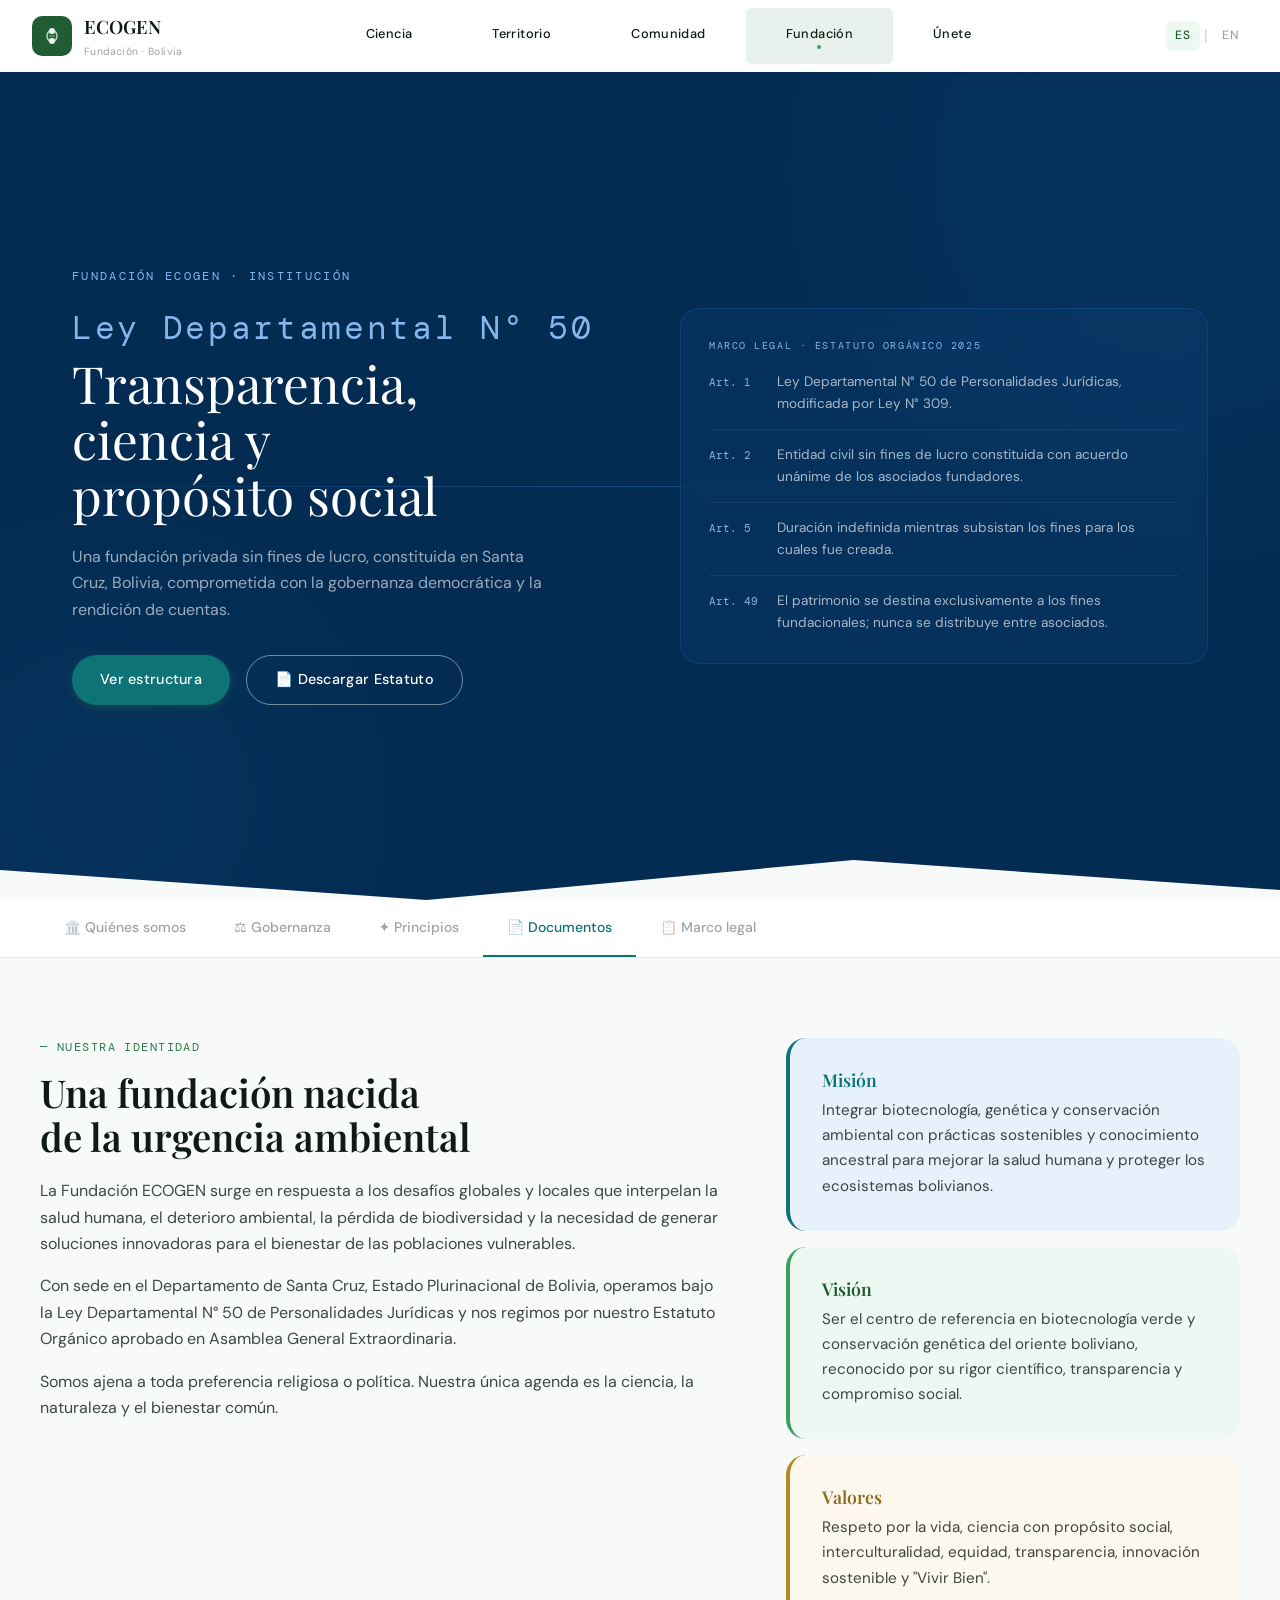
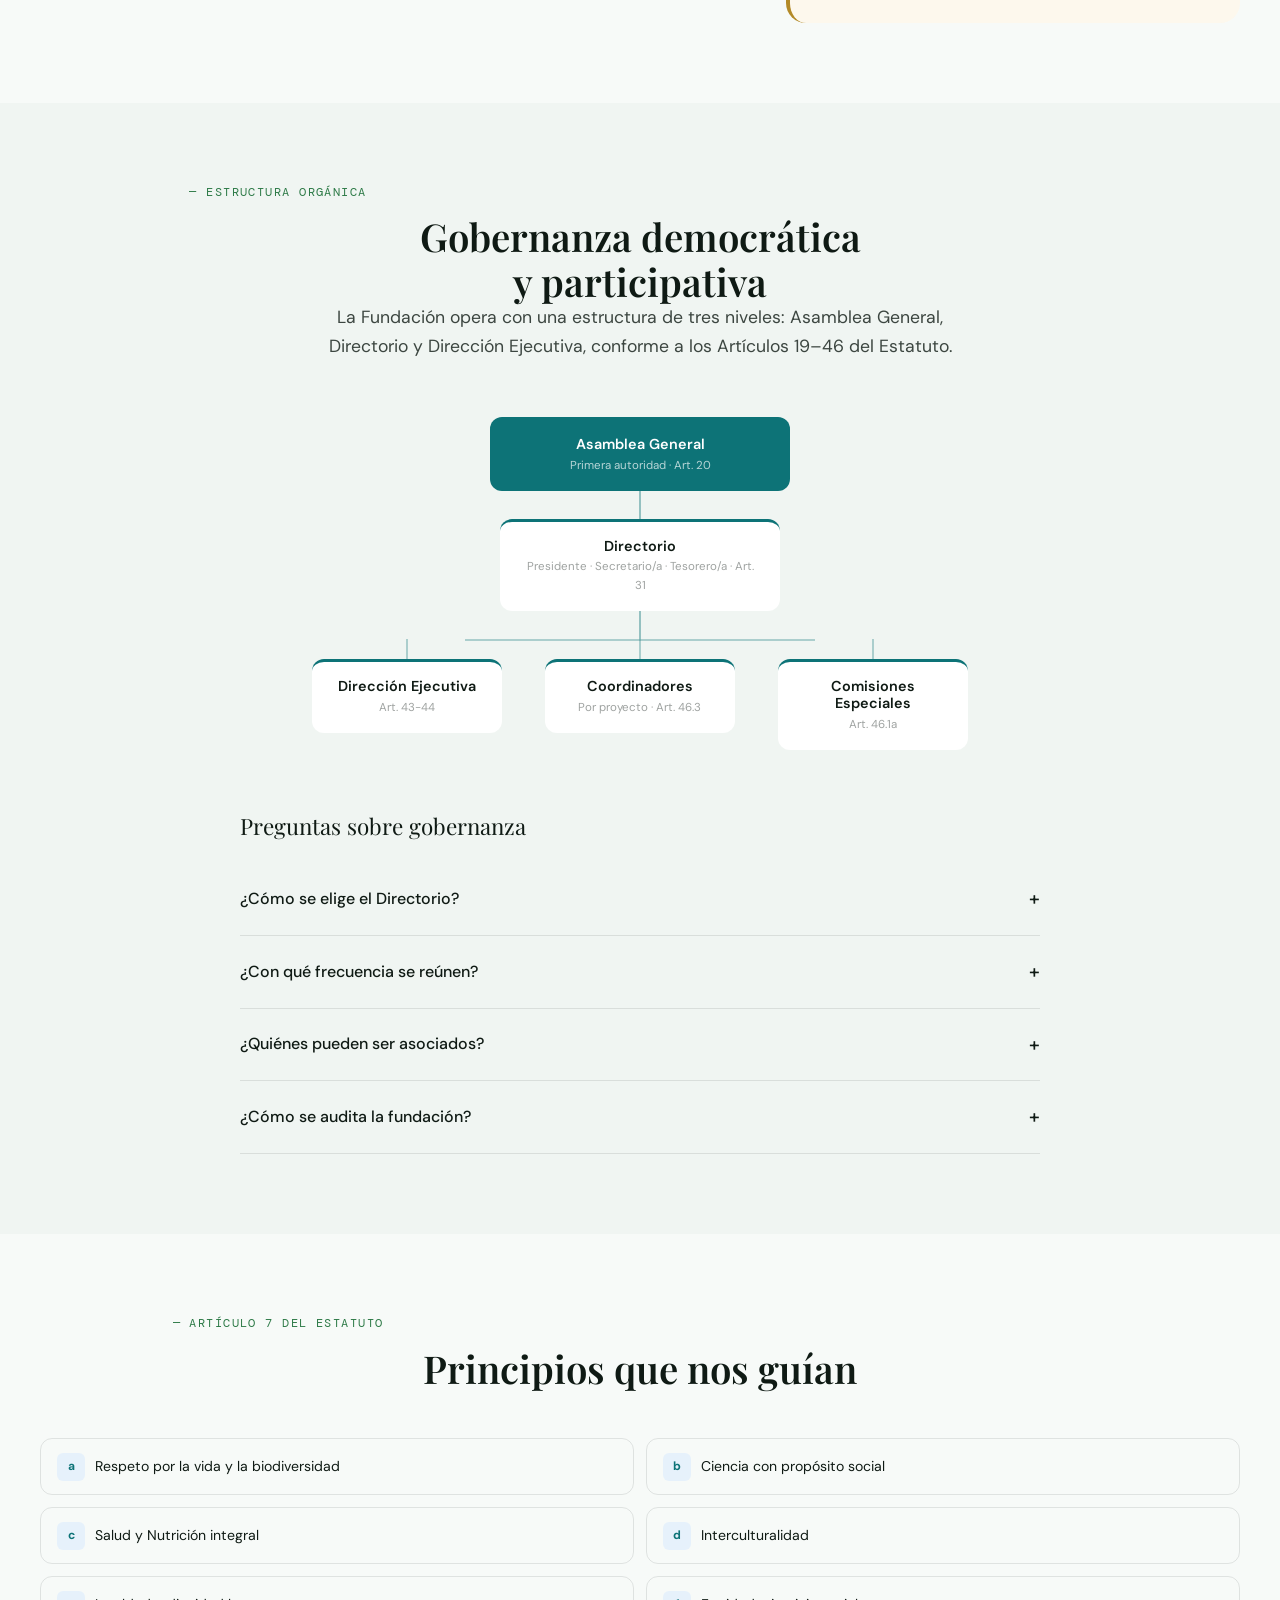
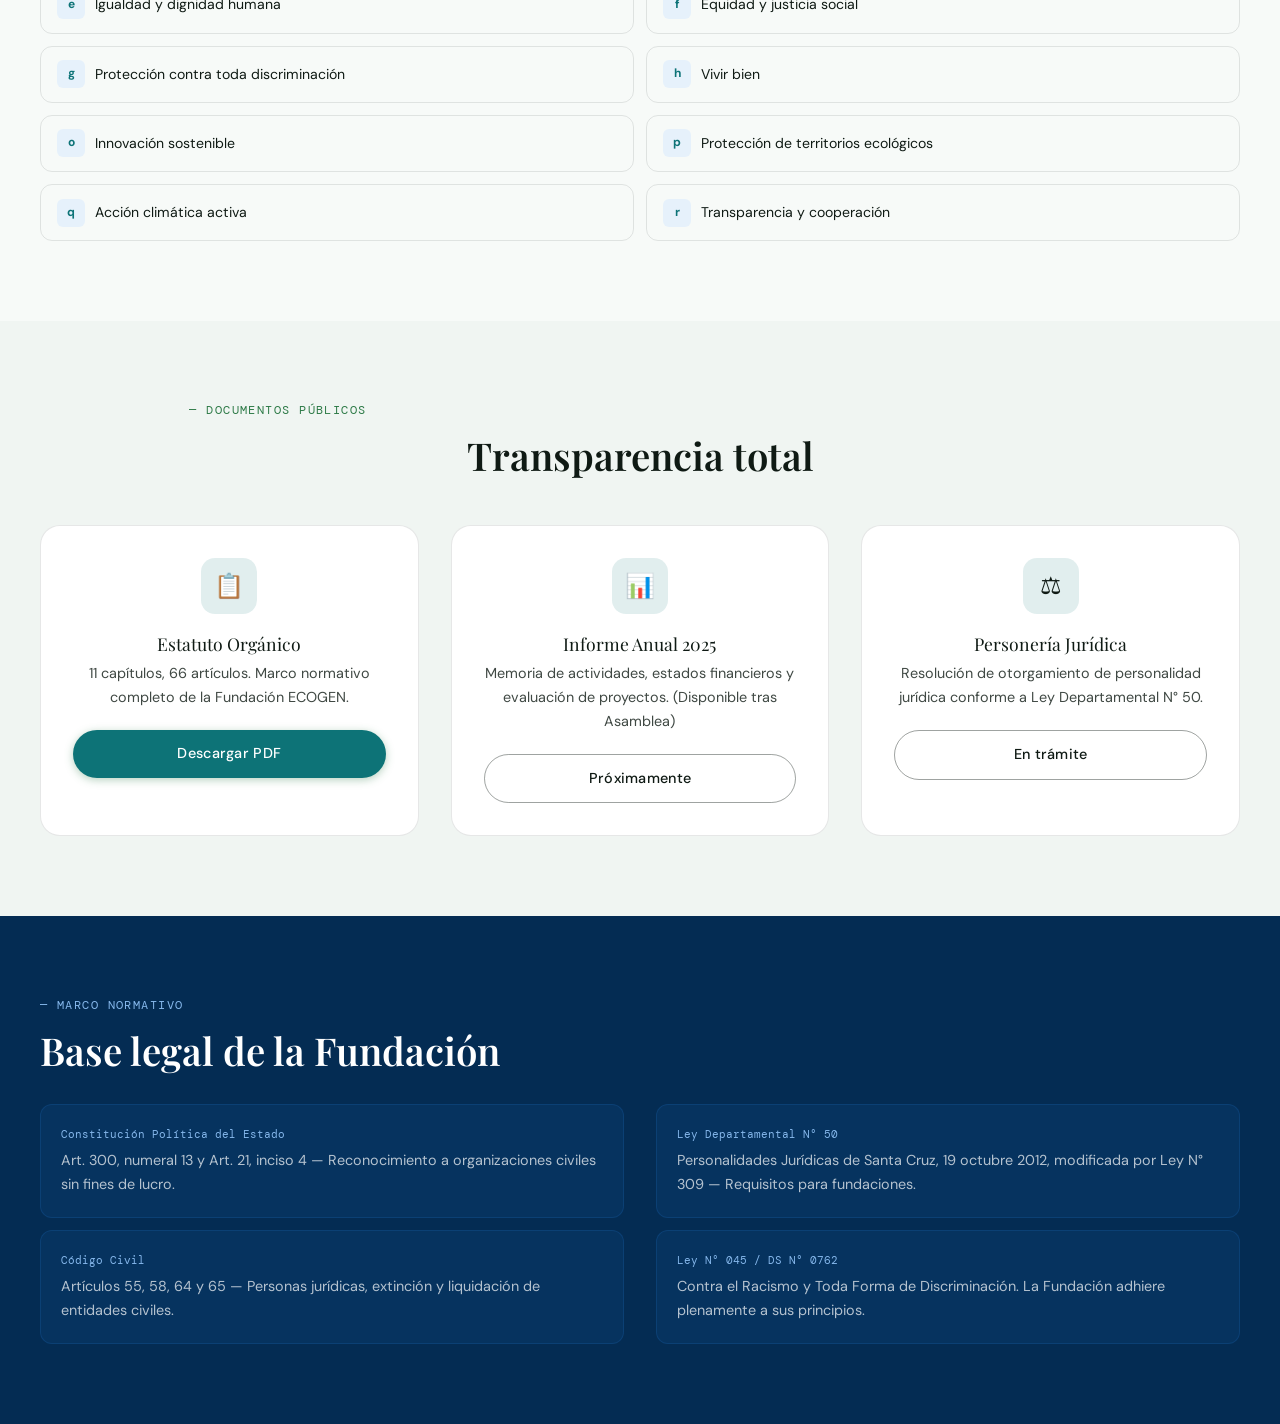
<file: pages/fundacion.html>
<!-- pages/fundacion.html -->
<!DOCTYPE html>
<html lang="es">
<head>
  <meta charset="UTF-8">
  <meta name="viewport" content="width=device-width, initial-scale=1.0">
  <title>Fundación ECOGEN — Quiénes somos</title>
  <link rel="preconnect" href="https://fonts.googleapis.com">
  <link rel="stylesheet" href="../css/main.css">
  <style>
    :root { --page-accent: #185fa5; --page-accent-light: #e6f1fb; --page-accent-dark: #042c53; }

    /* HERO */
    .hero-fundacion {
      min-height: 92vh; display: flex; align-items: center;
      position: relative; overflow: hidden;
      background: var(--page-accent-dark);
    }

    /* Geometric grid animation */
    .geo-grid {
      position: absolute; inset: 0; opacity: .08;
    }
    .geo-grid svg { width: 100%; height: 100%; position: absolute; inset: 0; }

    /* Lines that sweep */
    .sweep-line {
      position: absolute; background: linear-gradient(90deg, transparent, rgba(24,95,165,.4), transparent);
      height: 1px; left: 0; right: 0;
      animation: lineSweep 5s ease-in-out infinite;
    }
    .sweep-line:nth-child(2) { animation-delay: 2.5s; }
    @keyframes lineSweep {
      0%   { top: 0; opacity: 0; }
      5%   { opacity: 1; }
      95%  { opacity: 1; }
      100% { top: 100%; opacity: 0; }
    }

    /* Blue orbs */
    .blue-orb {
      position: absolute; border-radius: 50%; filter: blur(80px); pointer-events: none;
    }
    .blue-orb-1 { width: 600px; height: 600px; background: #185fa5; opacity: .1; top: -200px; right: -200px; animation: orbDrift 14s ease-in-out infinite; }
    .blue-orb-2 { width: 400px; height: 400px; background: #378add; opacity: .06; bottom: -100px; left: -100px; animation: orbDrift 18s ease-in-out infinite reverse; }
    @keyframes orbDrift { 0%,100%{transform:translate(0,0)} 50%{transform:translate(20px,-30px)} }

    .hero-fund-inner {
      max-width: 1200px; margin: 0 auto; padding: 2rem 2rem;
      display: grid; grid-template-columns: 1fr 1fr; gap: 5rem; align-items: center;
      position: relative; z-index: 2; width: 100%;
    }
    .hero-fund-text { color: white; }
    .hero-fund-eyebrow {
      font-family: var(--font-mono); font-size: .72rem; letter-spacing: .2em;
      text-transform: uppercase; color: #85b7eb; margin-bottom: 1.5rem;
    }
    .hero-fund-title { font-size: clamp(2.2rem, 4vw, 3.6rem); font-weight: 400; line-height: 1.1; margin-bottom: 1.25rem; }
    .hero-fund-title em { color: #85b7eb; font-style: normal; display: block; font-size: .65em; letter-spacing: .08em; font-family: var(--font-mono); margin-bottom: .5rem; }
    .hero-fund-desc { color: rgba(255,255,255,.6); font-size: 1rem; max-width: 44ch; margin-bottom: 2rem; }

    /* Legal card in hero */
    .legal-card {
      background: rgba(24,95,165,.12); border: 1px solid rgba(24,95,165,.35);
      border-radius: var(--radius-lg); padding: 1.75rem; backdrop-filter: blur(8px);
    }
    .legal-card-tag {
      font-family: var(--font-mono); font-size: .65rem; letter-spacing: .15em;
      text-transform: uppercase; color: #85b7eb; margin-bottom: 1rem;
    }
    .legal-item { display: flex; align-items: flex-start; gap: .75rem; margin-bottom: .85rem; padding-bottom: .85rem; border-bottom: 1px solid rgba(255,255,255,.06); }
    .legal-item:last-child { margin-bottom: 0; border-bottom: none; padding-bottom: 0; }
    .legal-item-art { font-family: var(--font-mono); font-size: .7rem; color: #85b7eb; min-width: 56px; padding-top: .15rem; }
    .legal-item-text { font-size: .85rem; color: rgba(255,255,255,.65); }

    /* Org chart interactive */
    .org-interactive {
      display: flex; flex-direction: column; align-items: center; gap: 0;
    }
    .org-node-int {
      background: var(--white); border-radius: var(--radius); padding: 1rem 1.5rem;
      text-align: center; cursor: pointer; position: relative;
      transition: transform .2s, box-shadow .2s;
      border-top: 3px solid var(--page-accent);
    }
    .org-node-int:hover { transform: translateY(-2px); box-shadow: var(--shadow-md); }
    .org-node-int.primary { background: var(--page-accent); color: white; border-color: transparent; }
    .org-node-int.primary h4 { color: white; }
    .org-node-int.primary p  { color: rgba(255,255,255,.7); }
    .org-node-int h4 { font-size: .9rem; font-family: var(--font-body); font-weight: 600; }
    .org-node-int p  { font-size: .72rem; color: var(--ink-40); margin-top: .2rem; }
    .org-connector { width: 2px; height: 28px; background: var(--page-accent); opacity: .4; }
    .org-row { display: flex; gap: 1.5rem; justify-content: center; }
    .org-row-connector { display: flex; align-items: flex-start; justify-content: center; position: relative; }
    .org-row-connector::before {
      content: ''; position: absolute; top: 0; left: 50%; right: 50%;
      height: 2px; background: var(--page-accent); opacity: .4;
    }
    .org-branch { display: flex; flex-direction: column; align-items: center; }
    .org-branch-connector { width: 2px; height: 20px; background: var(--page-accent); opacity: .3; }

    /* Principle accordion */
    .principles-grid { display: grid; grid-template-columns: 1fr 1fr; gap: .75rem; }
    .principle-chip {
      padding: .85rem 1rem; border-radius: var(--radius); border: 1px solid var(--ink-10);
      font-size: .88rem; display: flex; align-items: center; gap: .6rem;
      transition: border-color .2s, background .2s;
    }
    .principle-chip:hover { border-color: var(--page-accent); background: var(--page-accent-light); }
    .principle-chip-letter {
      width: 28px; height: 28px; border-radius: 6px;
      background: var(--page-accent-light); color: var(--page-accent);
      display: flex; align-items: center; justify-content: center;
      font-size: .75rem; font-weight: 700; flex-shrink: 0;
    }

    @media(max-width:768px) {
      .hero-fund-inner { grid-template-columns: 1fr; }
      .principles-grid { grid-template-columns: 1fr; }
    }
  </style>
</head>
<body class="page-wrapper">

<!-- HERO -->
<section class="hero-fundacion">
  <div class="blue-orb blue-orb-1"></div>
  <div class="blue-orb blue-orb-2"></div>
  <div class="sweep-line"></div>
  <div class="sweep-line" style="animation-delay:2.5s"></div>

  <!-- Geometric SVG background -->
  <div class="geo-grid">
    <svg viewBox="0 0 1440 900" preserveAspectRatio="xMidYMid slice">
      <rect x="0"   y="0"   width="360" height="225" fill="none" stroke="rgba(24,95,165,.15)" stroke-width="1"/>
      <rect x="360" y="0"   width="360" height="225" fill="none" stroke="rgba(24,95,165,.1)"  stroke-width="1"/>
      <rect x="720" y="0"   width="360" height="225" fill="none" stroke="rgba(24,95,165,.12)" stroke-width="1"/>
      <rect x="1080" y="0"  width="360" height="225" fill="none" stroke="rgba(24,95,165,.08)" stroke-width="1"/>
      <rect x="0"   y="225" width="360" height="225" fill="none" stroke="rgba(24,95,165,.08)" stroke-width="1"/>
      <rect x="360" y="225" width="360" height="225" fill="rgba(24,95,165,.03)" stroke="rgba(24,95,165,.12)" stroke-width="1"/>
      <line x1="0" y1="0" x2="1440" y2="900" stroke="rgba(24,95,165,.06)" stroke-width="1"/>
      <line x1="1440" y1="0" x2="0" y2="900" stroke="rgba(24,95,165,.06)" stroke-width="1"/>
    </svg>
  </div>

  <div style="position:relative;z-index:2;width:100%">
    <div class="hero-fund-inner">
      <div class="hero-fund-text" data-reveal>
        <p class="hero-fund-eyebrow">Fundación ECOGEN · Institución</p>
        <h1 class="hero-fund-title">
          <em>Ley Departamental N° 50</em>
          Transparencia,<br>ciencia y<br>propósito social
        </h1>
        <p class="hero-fund-desc">Una fundación privada sin fines de lucro, constituida en Santa Cruz, Bolivia, comprometida con la gobernanza democrática y la rendición de cuentas.</p>
        <div class="flex gap-2">
          <a href="#gobernanza" class="btn btn-primary" style="background:var(--page-accent)">Ver estructura</a>
          <a href="../assets/estatuto-ecogen.pdf" class="btn btn-ghost" target="_blank">📄 Descargar Estatuto</a>
        </div>
      </div>

      <div data-reveal data-reveal-delay="2">
        <div class="legal-card">
          <div class="legal-card-tag">Marco legal · Estatuto Orgánico 2025</div>
          <div class="legal-item">
            <span class="legal-item-art">Art. 1</span>
            <span class="legal-item-text">Ley Departamental N° 50 de Personalidades Jurídicas, modificada por Ley N° 309.</span>
          </div>
          <div class="legal-item">
            <span class="legal-item-art">Art. 2</span>
            <span class="legal-item-text">Entidad civil sin fines de lucro constituida con acuerdo unánime de los asociados fundadores.</span>
          </div>
          <div class="legal-item">
            <span class="legal-item-art">Art. 5</span>
            <span class="legal-item-text">Duración indefinida mientras subsistan los fines para los cuales fue creada.</span>
          </div>
          <div class="legal-item">
            <span class="legal-item-art">Art. 49</span>
            <span class="legal-item-text">El patrimonio se destina exclusivamente a los fines fundacionales; nunca se distribuye entre asociados.</span>
          </div>
        </div>
      </div>
    </div>
  </div>

  <div style="position:absolute;bottom:0;left:0;right:0">
    <svg viewBox="0 0 1440 60" preserveAspectRatio="none" style="display:block;width:100%;height:60px">
      <path d="M0,30 L480,60 L960,20 L1440,50 L1440,60 L0,60Z" fill="var(--off-white)"/>
    </svg>
  </div>
</section>

<!-- STICKY SUBNAV -->
<nav class="sticky-subnav">
  <div class="container sticky-subnav-inner">
    <a href="#quienes"    class="subnav-link active">🏛️ Quiénes somos</a>
    <a href="#gobernanza" class="subnav-link">⚖️ Gobernanza</a>
    <a href="#principios" class="subnav-link">✦ Principios</a>
    <a href="#documentos" class="subnav-link">📄 Documentos</a>
    <a href="#legal"      class="subnav-link">📋 Marco legal</a>
  </div>
</nav>

<!-- QUIÉNES SOMOS -->
<section id="quienes" class="page-section">
  <div class="container">
    <div class="editorial-grid">
      <div data-reveal>
        <p class="section-label">— Nuestra identidad</p>
        <h2 class="section-title">Una fundación nacida<br>de la urgencia ambiental</h2>
        <p style="color:var(--ink-80);margin-bottom:1rem">La Fundación ECOGEN surge en respuesta a los desafíos globales y locales que interpelan la salud humana, el deterioro ambiental, la pérdida de biodiversidad y la necesidad de generar soluciones innovadoras para el bienestar de las poblaciones vulnerables.</p>
        <p style="color:var(--ink-80);margin-bottom:1rem">Con sede en el Departamento de Santa Cruz, Estado Plurinacional de Bolivia, operamos bajo la Ley Departamental N° 50 de Personalidades Jurídicas y nos regimos por nuestro Estatuto Orgánico aprobado en Asamblea General Extraordinaria.</p>
        <p style="color:var(--ink-80)">Somos ajena a toda preferencia religiosa o política. Nuestra única agenda es la ciencia, la naturaleza y el bienestar común.</p>
      </div>

      <div data-reveal data-reveal-delay="2">
        <div style="display:flex;flex-direction:column;gap:1rem">
          <div style="background:var(--page-accent-light);border-radius:var(--radius-lg);padding:2rem;border-left:4px solid var(--page-accent)">
            <h4 style="color:var(--page-accent);margin-bottom:.5rem">Misión</h4>
            <p style="max-width:none;font-size:.95rem;color:var(--ink-80)">Integrar biotecnología, genética y conservación ambiental con prácticas sostenibles y conocimiento ancestral para mejorar la salud humana y proteger los ecosistemas bolivianos.</p>
          </div>
          <div style="background:var(--green-50);border-radius:var(--radius-lg);padding:2rem;border-left:4px solid var(--green-500)">
            <h4 style="color:var(--green-700);margin-bottom:.5rem">Visión</h4>
            <p style="max-width:none;font-size:.95rem;color:var(--ink-80)">Ser el centro de referencia en biotecnología verde y conservación genética del oriente boliviano, reconocido por su rigor científico, transparencia y compromiso social.</p>
          </div>
          <div style="background:var(--gold-50);border-radius:var(--radius-lg);padding:2rem;border-left:4px solid var(--gold-500)">
            <h4 style="color:var(--gold-600);margin-bottom:.5rem">Valores</h4>
            <p style="max-width:none;font-size:.95rem;color:var(--ink-80)">Respeto por la vida, ciencia con propósito social, interculturalidad, equidad, transparencia, innovación sostenible y "Vivir Bien".</p>
          </div>
        </div>
      </div>
    </div>
  </div>
</section>

<!-- GOBERNANZA -->
<section id="gobernanza" class="page-section page-section-alt">
  <div class="container">
    <div style="text-align:center;margin-bottom:3.5rem" data-reveal>
      <p class="section-label">— Estructura orgánica</p>
      <h2>Gobernanza democrática<br>y participativa</h2>
      <p class="section-subtitle" style="margin:0 auto">La Fundación opera con una estructura de tres niveles: Asamblea General, Directorio y Dirección Ejecutiva, conforme a los Artículos 19–46 del Estatuto.</p>
    </div>

    <div class="org-interactive" data-reveal>
      <!-- Nivel 1 -->
      <div class="org-node-int primary" style="width:300px">
        <h4>Asamblea General</h4>
        <p>Primera autoridad · Art. 20</p>
      </div>
      <div class="org-connector"></div>

      <!-- Nivel 2 -->
      <div class="org-node-int" style="width:280px;border-color:var(--page-accent)">
        <h4>Directorio</h4>
        <p>Presidente · Secretario/a · Tesorero/a · Art. 31</p>
      </div>
      <div class="org-connector"></div>

      <!-- Nivel 3 -->
      <div style="display:flex;align-items:flex-start;justify-content:center;gap:0;width:100%;max-width:700px;position:relative">
        <!-- horizontal line -->
        <div style="position:absolute;top:0;left:calc(50% - 175px);width:350px;height:2px;background:var(--page-accent);opacity:.3"></div>
        <div class="org-branch" style="flex:1">
          <div class="org-branch-connector"></div>
          <div class="org-node-int" style="width:100%;max-width:190px">
            <h4>Dirección Ejecutiva</h4>
            <p>Art. 43-44</p>
          </div>
        </div>
        <div class="org-branch" style="flex:1">
          <div class="org-branch-connector"></div>
          <div class="org-node-int" style="width:100%;max-width:190px">
            <h4>Coordinadores</h4>
            <p>Por proyecto · Art. 46.3</p>
          </div>
        </div>
        <div class="org-branch" style="flex:1">
          <div class="org-branch-connector"></div>
          <div class="org-node-int" style="width:100%;max-width:190px">
            <h4>Comisiones Especiales</h4>
            <p>Art. 46.1a</p>
          </div>
        </div>
      </div>
    </div>

    <!-- Preguntas frecuentes sobre gobernanza -->
    <div style="max-width:800px;margin:4rem auto 0" data-reveal>
      <h3 style="margin-bottom:1.5rem;font-size:1.4rem">Preguntas sobre gobernanza</h3>
      <div class="accordion-item">
        <button class="accordion-trigger">¿Cómo se elige el Directorio? <span class="accordion-icon">+</span></button>
        <div class="accordion-body"><div class="accordion-body-inner">El Directorio es elegido por la Asamblea General Ordinaria mediante votación, con un período de gestión de 2 años renovable por un período adicional (Art. 41). Para ser miembro se requiere no tener antecedentes penales, no tener deudas con la Fundación y estar debidamente registrado.</div></div>
      </div>
      <div class="accordion-item">
        <button class="accordion-trigger">¿Con qué frecuencia se reúnen? <span class="accordion-icon">+</span></button>
        <div class="accordion-body"><div class="accordion-body-inner">El Directorio se reúne mínimamente una vez al mes (Art. 36). La Asamblea Ordinaria se celebra al menos una vez al año, antes del último día de marzo. Las Asambleas Extraordinarias pueden convocarse en cualquier momento por el Directorio o la mayoría de asociados.</div></div>
      </div>
      <div class="accordion-item">
        <button class="accordion-trigger">¿Quiénes pueden ser asociados? <span class="accordion-icon">+</span></button>
        <div class="accordion-body"><div class="accordion-body-inner">Puede ser miembro cualquier ciudadano comprometido con la misión de ECOGEN, sin distinción de raza, credo, filiación política o nacionalidad (Art. 10). La admisión requiere solicitud escrita patrocinada por un miembro activo y aprobación por mayoría del Directorio.</div></div>
      </div>
      <div class="accordion-item">
        <button class="accordion-trigger">¿Cómo se audita la fundación? <span class="accordion-icon">+</span></button>
        <div class="accordion-body"><div class="accordion-body-inner">El Directorio contrata anualmente una auditoría externa independiente y presenta los resultados en la Asamblea Ordinaria (Art. 32.1h). Cualquier asociado puede solicitar fiscalización mediante moción aprobada en Asamblea General (Art. 55).</div></div>
      </div>
    </div>
  </div>
</section>

<!-- PRINCIPIOS -->
<section id="principios" class="page-section">
  <div class="container">
    <div style="text-align:center;margin-bottom:3rem" data-reveal>
      <p class="section-label">— Artículo 7 del Estatuto</p>
      <h2>Principios que nos guían</h2>
    </div>
    <div class="principles-grid" data-reveal>
      <div class="principle-chip"><span class="principle-chip-letter">a</span>Respeto por la vida y la biodiversidad</div>
      <div class="principle-chip"><span class="principle-chip-letter">b</span>Ciencia con propósito social</div>
      <div class="principle-chip"><span class="principle-chip-letter">c</span>Salud y Nutrición integral</div>
      <div class="principle-chip"><span class="principle-chip-letter">d</span>Interculturalidad</div>
      <div class="principle-chip"><span class="principle-chip-letter">e</span>Igualdad y dignidad humana</div>
      <div class="principle-chip"><span class="principle-chip-letter">f</span>Equidad y justicia social</div>
      <div class="principle-chip"><span class="principle-chip-letter">g</span>Protección contra toda discriminación</div>
      <div class="principle-chip"><span class="principle-chip-letter">h</span>Vivir bien</div>
      <div class="principle-chip"><span class="principle-chip-letter">o</span>Innovación sostenible</div>
      <div class="principle-chip"><span class="principle-chip-letter">p</span>Protección de territorios ecológicos</div>
      <div class="principle-chip"><span class="principle-chip-letter">q</span>Acción climática activa</div>
      <div class="principle-chip"><span class="principle-chip-letter">r</span>Transparencia y cooperación</div>
    </div>
  </div>
</section>

<!-- DOCUMENTOS -->
<section id="documentos" class="page-section page-section-alt">
  <div class="container">
    <div style="text-align:center;margin-bottom:3rem" data-reveal>
      <p class="section-label">— Documentos públicos</p>
      <h2>Transparencia total</h2>
    </div>
    <div class="grid-3" id="docs-grid" data-reveal>
      <div class="feature-block" style="text-align:center">
        <div class="feature-block-icon" style="margin:0 auto 1.25rem">📋</div>
        <h3>Estatuto Orgánico</h3>
        <p>11 capítulos, 66 artículos. Marco normativo completo de la Fundación ECOGEN.</p>
        <a href="../assets/estatuto-ecogen.pdf" class="btn btn-primary" style="margin-top:1.25rem;background:var(--page-accent);width:100%;justify-content:center" target="_blank">Descargar PDF</a>
      </div>
      <div class="feature-block" style="text-align:center">
        <div class="feature-block-icon" style="margin:0 auto 1.25rem">📊</div>
        <h3>Informe Anual 2025</h3>
        <p>Memoria de actividades, estados financieros y evaluación de proyectos. (Disponible tras Asamblea)</p>
        <button class="btn btn-secondary" style="margin-top:1.25rem;width:100%;justify-content:center" disabled>Próximamente</button>
      </div>
      <div class="feature-block" style="text-align:center">
        <div class="feature-block-icon" style="margin:0 auto 1.25rem">⚖️</div>
        <h3>Personería Jurídica</h3>
        <p>Resolución de otorgamiento de personalidad jurídica conforme a Ley Departamental N° 50.</p>
        <button class="btn btn-secondary" style="margin-top:1.25rem;width:100%;justify-content:center" disabled>En trámite</button>
      </div>
    </div>
  </div>
</section>

<!-- MARCO LEGAL -->
<section id="legal" class="page-section" style="background:var(--page-accent-dark);color:white">
  <div class="container">
    <p class="section-label" style="color:#85b7eb" data-reveal>— Marco normativo</p>
    <h2 style="color:white;margin-bottom:2rem" data-reveal>Base legal de la Fundación</h2>
    <div class="grid-2" data-reveal>
      <div style="display:flex;flex-direction:column;gap:.75rem">
        <div style="background:rgba(24,95,165,.15);border:1px solid rgba(24,95,165,.3);border-radius:var(--radius);padding:1.25rem">
          <div style="font-family:var(--font-mono);font-size:.7rem;color:#85b7eb;margin-bottom:.35rem">Constitución Política del Estado</div>
          <p style="color:rgba(255,255,255,.7);font-size:.9rem;max-width:none">Art. 300, numeral 13 y Art. 21, inciso 4 — Reconocimiento a organizaciones civiles sin fines de lucro.</p>
        </div>
        <div style="background:rgba(24,95,165,.15);border:1px solid rgba(24,95,165,.3);border-radius:var(--radius);padding:1.25rem">
          <div style="font-family:var(--font-mono);font-size:.7rem;color:#85b7eb;margin-bottom:.35rem">Código Civil</div>
          <p style="color:rgba(255,255,255,.7);font-size:.9rem;max-width:none">Artículos 55, 58, 64 y 65 — Personas jurídicas, extinción y liquidación de entidades civiles.</p>
        </div>
      </div>
      <div style="display:flex;flex-direction:column;gap:.75rem">
        <div style="background:rgba(24,95,165,.15);border:1px solid rgba(24,95,165,.3);border-radius:var(--radius);padding:1.25rem">
          <div style="font-family:var(--font-mono);font-size:.7rem;color:#85b7eb;margin-bottom:.35rem">Ley Departamental N° 50</div>
          <p style="color:rgba(255,255,255,.7);font-size:.9rem;max-width:none">Personalidades Jurídicas de Santa Cruz, 19 octubre 2012, modificada por Ley N° 309 — Requisitos para fundaciones.</p>
        </div>
        <div style="background:rgba(24,95,165,.15);border:1px solid rgba(24,95,165,.3);border-radius:var(--radius);padding:1.25rem">
          <div style="font-family:var(--font-mono);font-size:.7rem;color:#85b7eb;margin-bottom:.35rem">Ley N° 045 / DS N° 0762</div>
          <p style="color:rgba(255,255,255,.7);font-size:.9rem;max-width:none">Contra el Racismo y Toda Forma de Discriminación. La Fundación adhiere plenamente a sus principios.</p>
        </div>
      </div>
    </div>
  </div>
</section>

<script src="../i18n/translations.js"></script>
<script src="../js/main.js"></script>
<script src="../js/components.js"></script>

<script src="../js/navbar.js" data-active="fundacion" data-accent="#0d7377"></script>

</body>
</html>
</file>
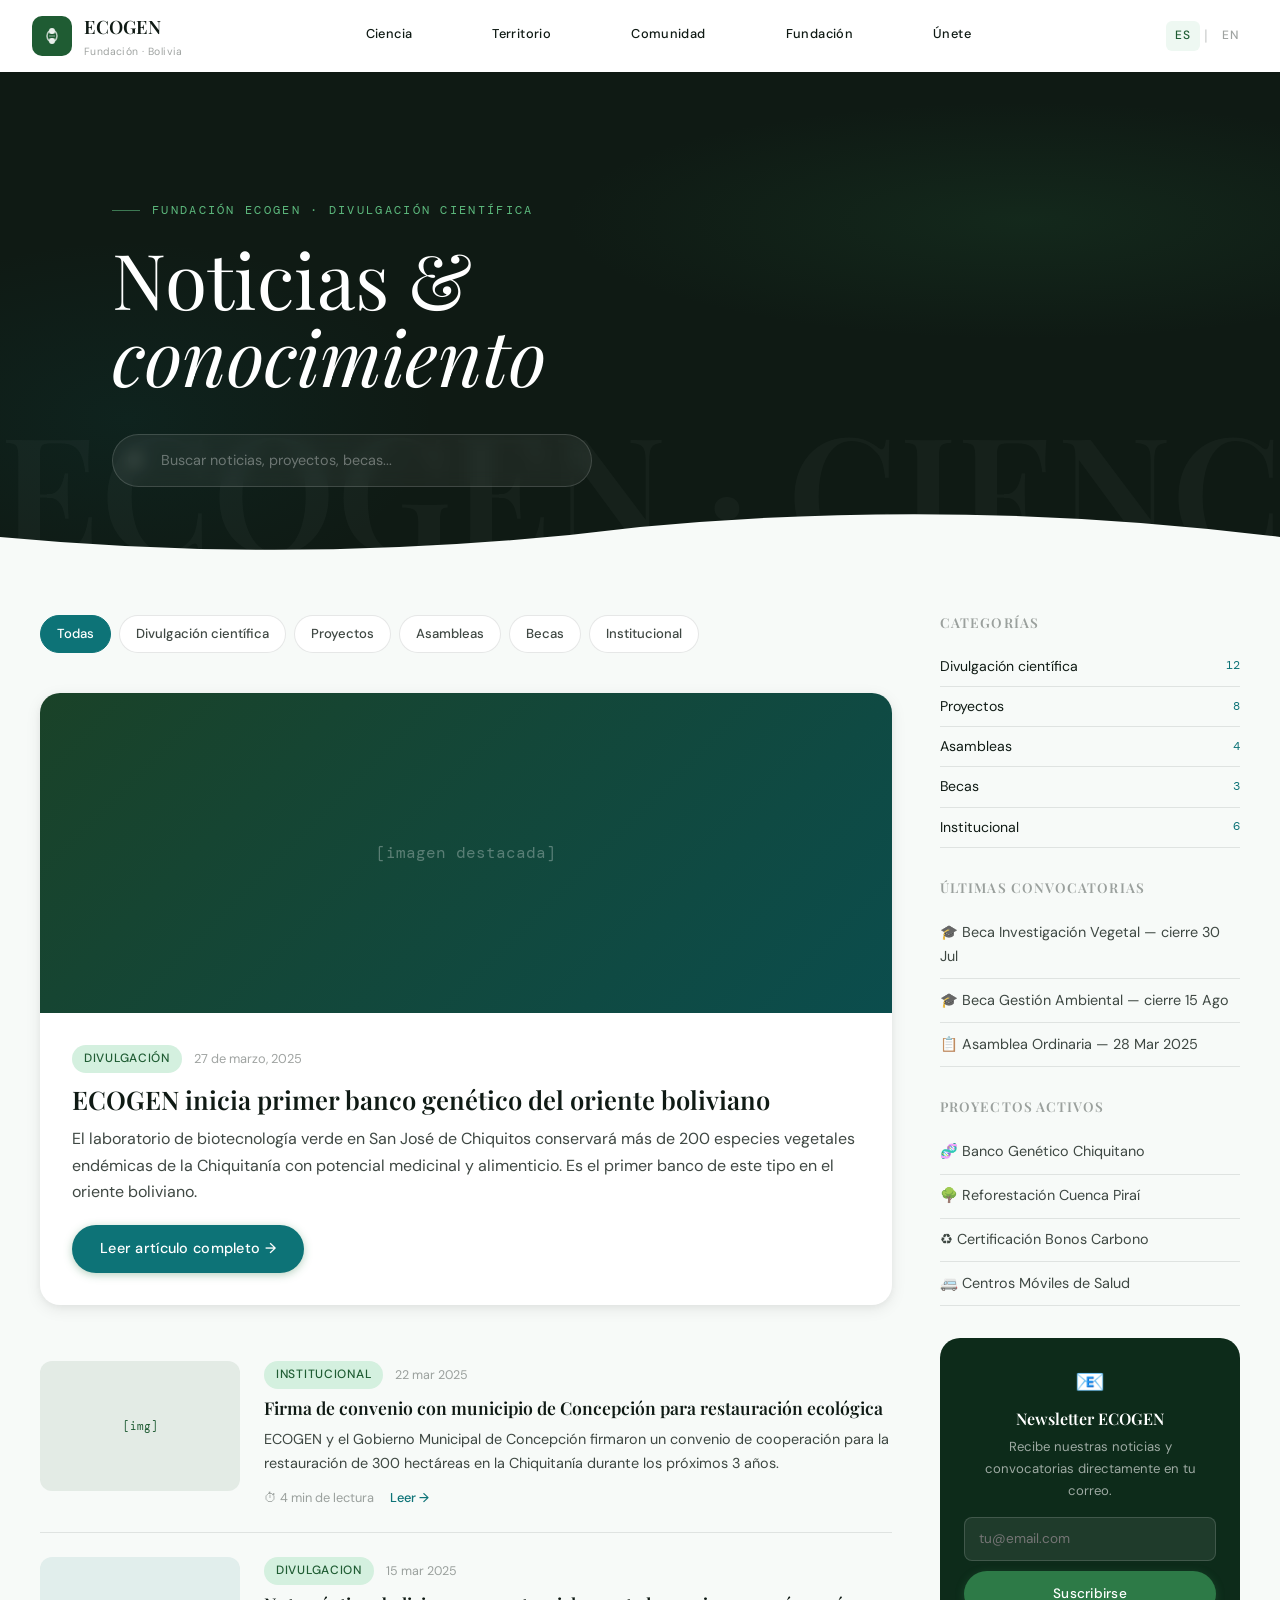
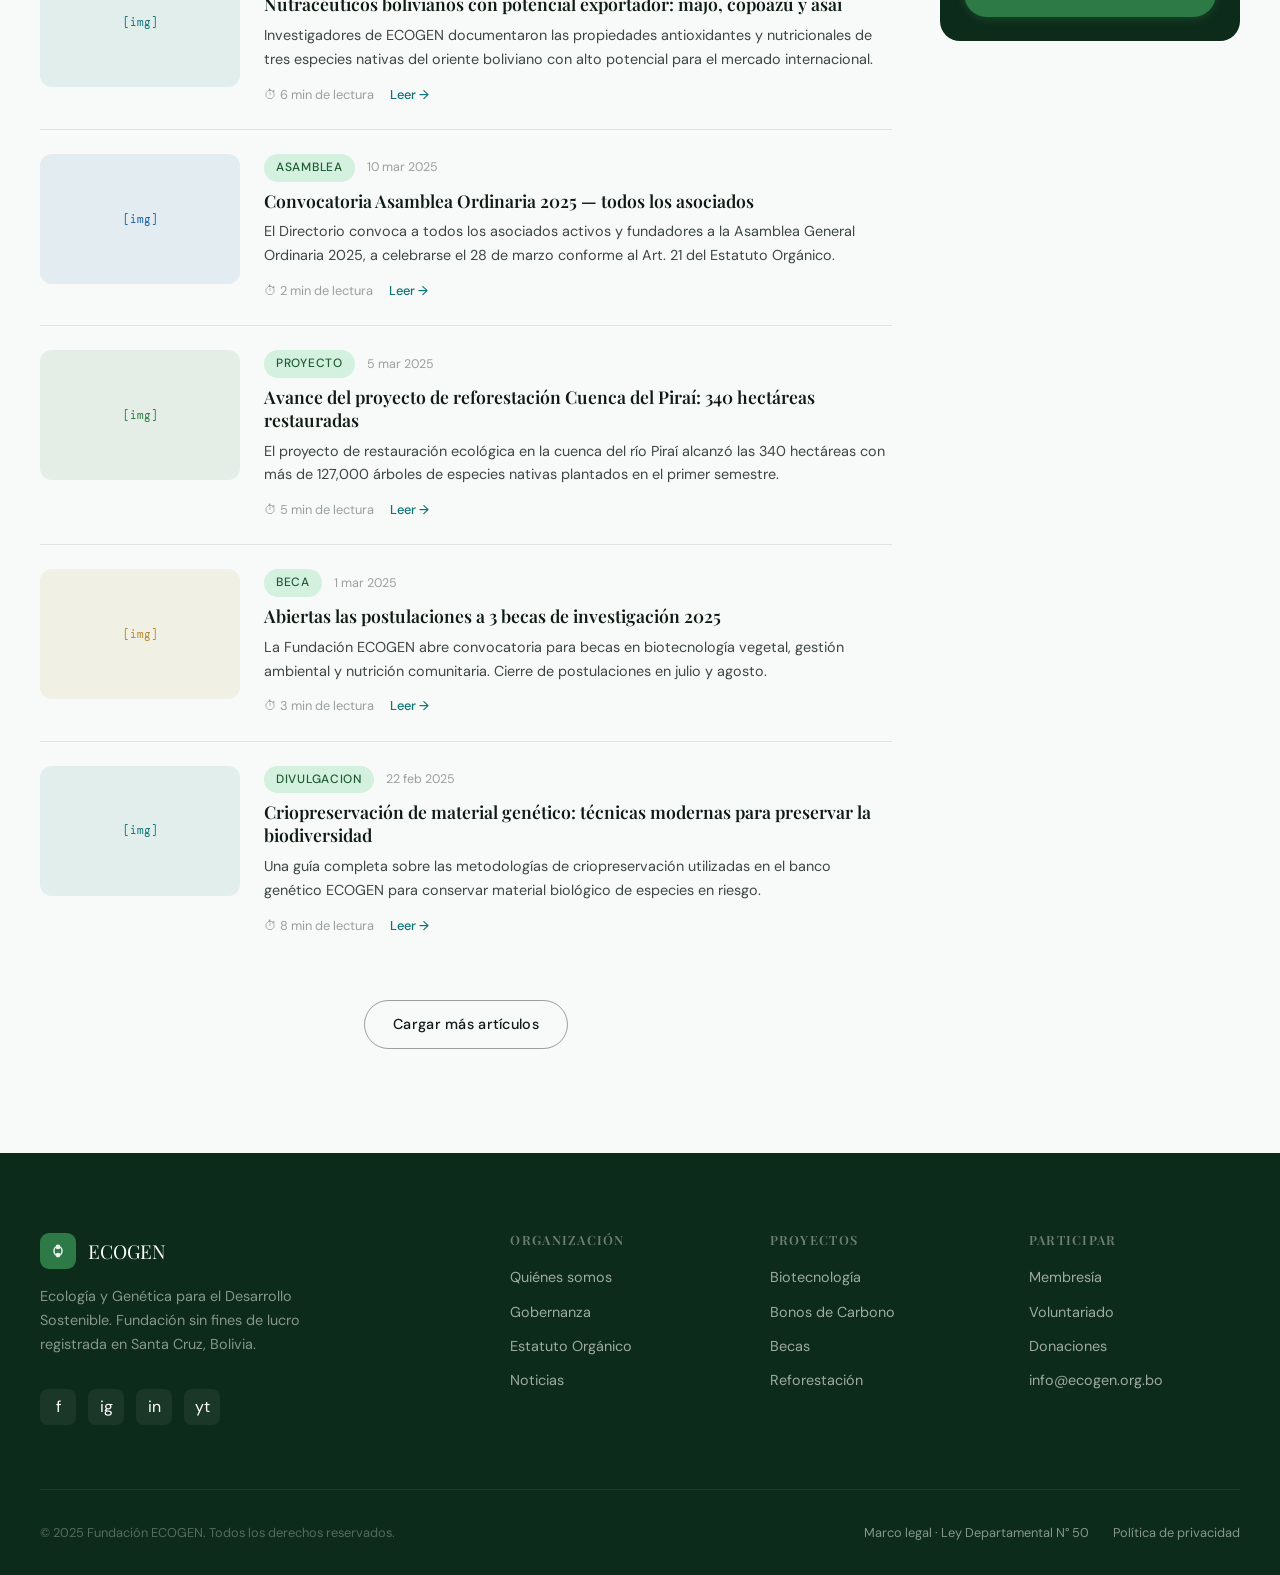
<file: pages/noticias.html>
<!-- pages/noticias.html -->
<!DOCTYPE html>
<html lang="es">
<head>
  <meta charset="UTF-8">
  <meta name="viewport" content="width=device-width, initial-scale=1.0">
  <title>Noticias & Divulgación — ECOGEN</title>
  <link rel="preconnect" href="https://fonts.googleapis.com">
  <link rel="stylesheet" href="../css/main.css">
  <style>
    :root { --page-accent: #1f5c33; --page-accent-light: #eef8f2; }

    /* HERO — editorial magazine style */
    .hero-noticias {
      min-height: 55vh; display: flex; align-items: flex-end;
      position: relative; overflow: hidden;
      background: var(--ink);
      padding: 5rem;
    }

    /* Moving text ticker behind */
    .ticker-bg {
      position: absolute; bottom: 0; left: 0; right: 0;
      white-space: nowrap; overflow: hidden;
      line-height: 1; pointer-events: none;
    }
    .ticker-text {
      display: inline-block;
      font-family: var(--font-display); font-size: 10rem; font-weight: 600;
      color: rgba(255,255,255,.03); text-transform: uppercase;
      animation: ticker 20s linear infinite;
    }
    @keyframes ticker { from { transform: translateX(0); } to { transform: translateX(-50%); } }

    /* Ink splat bg */
    .ink-splat {
      position: absolute; inset: 0;
      background:
        radial-gradient(ellipse 60% 40% at 80% 30%, rgba(45,122,71,.15) 0%, transparent 60%),
        radial-gradient(ellipse 40% 60% at 10% 70%, rgba(13,115,119,.1) 0%, transparent 60%);
    }

    .hero-news-inner {
      max-width: 1200px; margin: 0 auto; padding: 0 2rem 0;
      position: relative; z-index: 2; color: white; width: 100%;
    }
    .hero-news-eyebrow {
      font-family: var(--font-mono); font-size: .72rem; letter-spacing: .2em;
      text-transform: uppercase; color: var(--green-400); margin-bottom: 1.25rem;
      display: flex; align-items: center; gap: .75rem;
    }
    .hero-news-eyebrow::before { content: ''; width: 28px; height: 1px; background: var(--green-400); opacity: .6; }
    .hero-news-title { font-size: clamp(2.8rem, 6vw, 5rem); font-weight: 400; line-height: 1; margin-bottom: .5rem; }
    .hero-news-title span { font-style: italic; color: var(--green-300); }

    /* Search bar */
    .news-search {
      position: relative; max-width: 480px; margin-top: 2.5rem;
    }
    .news-search input {
      width: 100%; padding: .85rem 1rem .85rem 3rem;
      border-radius: 100px; border: 1.5px solid rgba(255,255,255,.15);
      background: rgba(255,255,255,.06); color: white; font: inherit; font-size: .9rem;
      backdrop-filter: blur(8px); transition: border-color .2s;
    }
    .news-search input::placeholder { color: rgba(255,255,255,.35); }
    .news-search input:focus { outline: none; border-color: var(--green-500); }
    .news-search-icon {
      position: absolute; left: 1rem; top: 50%; transform: translateY(-50%);
      color: rgba(255,255,255,.4); pointer-events: none;
    }

    /* ── Blog layout ── */
    .blog-layout { display: grid; grid-template-columns: 1fr 300px; gap: 3rem; margin-top: 3rem; }

    /* Filter tabs */
    .filter-tabs { display: flex; gap: .5rem; flex-wrap: wrap; margin-bottom: 2.5rem; }
    .filter-tab {
      padding: .45rem 1rem; border-radius: 100px;
      border: 1.5px solid var(--ink-10); font-size: .82rem; font-weight: 500;
      background: var(--white); color: var(--ink-80); cursor: pointer;
      transition: all .2s;
    }
    .filter-tab:hover { border-color: var(--page-accent); color: var(--page-accent); }
    .filter-tab.active { background: var(--page-accent); color: white; border-color: var(--page-accent); }

    /* Article cards */
    .article-card {
      display: grid; grid-template-columns: 200px 1fr; gap: 1.5rem;
      padding: 1.5rem 0; border-bottom: 1px solid var(--ink-10);
      cursor: pointer; transition: background .15s;
    }
    .article-card:last-child { border-bottom: none; }
    .article-card:hover .article-card-title { color: var(--page-accent); }
    .article-card-img {
      width: 200px; height: 130px; border-radius: var(--radius);
      background: var(--green-100); flex-shrink: 0; overflow: hidden;
      display: flex; align-items: center; justify-content: center;
      color: var(--green-600); font-family: var(--font-mono); font-size: .7rem;
    }
    .article-card-meta { display: flex; align-items: center; gap: .75rem; margin-bottom: .5rem; flex-wrap: wrap; }
    .article-card-title { font-size: 1.1rem; font-weight: 600; font-family: var(--font-display); margin-bottom: .5rem; transition: color .2s; line-height: 1.3; }
    .article-card-excerpt { font-size: .9rem; color: var(--ink-80); max-width: none; display: -webkit-box; -webkit-line-clamp: 2; line-clamp: 2; -webkit-box-orient: vertical; overflow: hidden; }
    .article-card-footer { display: flex; align-items: center; gap: 1rem; margin-top: .75rem; font-size: .8rem; color: var(--ink-40); }

    /* Featured big card */
    .article-featured {
      border-radius: var(--radius-lg); overflow: hidden; background: var(--white);
      box-shadow: var(--shadow-md); margin-bottom: 2rem; cursor: pointer;
    }
    .article-featured-img { height: 320px; background: linear-gradient(135deg, var(--green-800), var(--teal-700)); display: flex; align-items: center; justify-content: center; color: rgba(255,255,255,.3); font-family: var(--font-mono); }
    .article-featured-body { padding: 2rem; }
    .article-featured-title { font-size: 1.6rem; font-family: var(--font-display); margin: .75rem 0; }
    .article-featured-title:hover { color: var(--page-accent); }

    /* Sidebar */
    .sidebar-widget { margin-bottom: 2rem; }
    .sidebar-widget h4 { font-size: .85rem; text-transform: uppercase; letter-spacing: .08em; color: var(--ink-40); margin-bottom: 1rem; }
    .sidebar-link { display: block; padding: .6rem 0; border-bottom: 1px solid var(--ink-10); font-size: .9rem; color: var(--ink-80); transition: color .2s, padding-left .2s; }
    .sidebar-link:hover { color: var(--page-accent); padding-left: .5rem; }
    .sidebar-cat { display: flex; justify-content: space-between; align-items: center; padding: .5rem 0; border-bottom: 1px solid var(--ink-10); font-size: .88rem; }
    .sidebar-cat-count { font-family: var(--font-mono); font-size: .75rem; color: var(--page-accent); }

    @media(max-width:900px) {
      .blog-layout { grid-template-columns: 1fr; }
      .blog-sidebar { display: none; }
      .article-card { grid-template-columns: 1fr; }
      .article-card-img { width: 100%; height: 180px; }
    }
  </style>
</head>
<body class="page-wrapper">

<!-- ═══ HERO ═══ -->
<section class="hero-noticias">
  <div class="ink-splat"></div>
  <div class="ticker-bg">
    <span class="ticker-text">ECOGEN · CIENCIA · BIODIVERSIDAD · SOSTENIBILIDAD · BOLIVIA · &nbsp;</span>
    <span class="ticker-text">ECOGEN · CIENCIA · BIODIVERSIDAD · SOSTENIBILIDAD · BOLIVIA · &nbsp;</span>
  </div>

  <div class="hero-news-inner">
    <p class="hero-news-eyebrow">Fundación ECOGEN · Divulgación científica</p>
    <h1 class="hero-news-title">Noticias &<br><span>conocimiento</span></h1>

    <div class="news-search">
      <svg class="news-search-icon" width="16" height="16" viewBox="0 0 16 16" fill="none">
        <circle cx="6.5" cy="6.5" r="5.5" stroke="currentColor" stroke-width="1.5"/>
        <path d="M11 11L14 14" stroke="currentColor" stroke-width="1.5" stroke-linecap="round"/>
      </svg>
      <input type="text" id="search-input" placeholder="Buscar noticias, proyectos, becas..." oninput="filterArticles()">
    </div>
  </div>

  <div style="position:absolute;bottom:0;left:0;right:0">
    <svg viewBox="0 0 1440 60" preserveAspectRatio="none" style="display:block;width:100%;height:60px">
      <path d="M0,30 Q360,60 720,20 Q1080,-10 1440,30 L1440,60 L0,60Z" fill="var(--off-white)"/>
    </svg>
  </div>
</section>

<!-- ═══ BLOG ═══ -->
<div class="container" style="padding-top:0">
  <div class="blog-layout">
    <main class="blog-main">

      <!-- Filters -->
      <div class="filter-tabs" data-reveal>
        <button class="filter-tab active" onclick="filterCat(this,'all')">Todas</button>
        <button class="filter-tab" onclick="filterCat(this,'divulgacion')">Divulgación científica</button>
        <button class="filter-tab" onclick="filterCat(this,'proyecto')">Proyectos</button>
        <button class="filter-tab" onclick="filterCat(this,'asamblea')">Asambleas</button>
        <button class="filter-tab" onclick="filterCat(this,'beca')">Becas</button>
        <button class="filter-tab" onclick="filterCat(this,'institucional')">Institucional</button>
      </div>

      <!-- Featured article -->
      <div class="article-featured" id="featured-article" data-reveal>
        <div class="article-featured-img">[imagen destacada]</div>
        <div class="article-featured-body">
          <div style="display:flex;gap:.75rem;align-items:center;flex-wrap:wrap">
            <span class="badge badge-green">divulgación</span>
            <span style="font-size:.8rem;color:var(--ink-40)">27 de marzo, 2025</span>
          </div>
          <h2 class="article-featured-title">ECOGEN inicia primer banco genético del oriente boliviano</h2>
          <p style="color:var(--ink-80);max-width:none">El laboratorio de biotecnología verde en San José de Chiquitos conservará más de 200 especies vegetales endémicas de la Chiquitanía con potencial medicinal y alimenticio. Es el primer banco de este tipo en el oriente boliviano.</p>
          <a href="#" class="btn btn-primary" style="margin-top:1.25rem;background:var(--page-accent)">Leer artículo completo →</a>
        </div>
      </div>

      <!-- Articles list -->
      <div id="articles-list" data-reveal data-reveal-delay="1">
        <!-- Rendered by JS -->
      </div>

      <!-- Load more -->
      <div style="text-align:center;margin:2.5rem 0" id="load-more-wrap">
        <button class="btn btn-secondary" onclick="loadMore()">Cargar más artículos</button>
      </div>
    </main>

    <!-- SIDEBAR -->
    <aside class="blog-sidebar" data-reveal>
      <div class="sidebar-widget">
        <h4>Categorías</h4>
        <div class="sidebar-cat"><span>Divulgación científica</span><span class="sidebar-cat-count">12</span></div>
        <div class="sidebar-cat"><span>Proyectos</span><span class="sidebar-cat-count">8</span></div>
        <div class="sidebar-cat"><span>Asambleas</span><span class="sidebar-cat-count">4</span></div>
        <div class="sidebar-cat"><span>Becas</span><span class="sidebar-cat-count">3</span></div>
        <div class="sidebar-cat"><span>Institucional</span><span class="sidebar-cat-count">6</span></div>
      </div>

      <div class="sidebar-widget">
        <h4>Últimas convocatorias</h4>
        <a href="unete.html#becas" class="sidebar-link">🎓 Beca Investigación Vegetal — cierre 30 Jul</a>
        <a href="unete.html#becas" class="sidebar-link">🎓 Beca Gestión Ambiental — cierre 15 Ago</a>
        <a href="#" class="sidebar-link">📋 Asamblea Ordinaria — 28 Mar 2025</a>
      </div>

      <div class="sidebar-widget">
        <h4>Proyectos activos</h4>
        <a href="ciencia.html#biotech"       class="sidebar-link">🧬 Banco Genético Chiquitano</a>
        <a href="territorio.html#reforest"   class="sidebar-link">🌳 Reforestación Cuenca Piraí</a>
        <a href="territorio.html#carbono"    class="sidebar-link">♻️ Certificación Bonos Carbono</a>
        <a href="comunidad.html#centros"     class="sidebar-link">🚐 Centros Móviles de Salud</a>
      </div>

      <div style="background:var(--green-900);border-radius:var(--radius-lg);padding:1.5rem;color:white;text-align:center">
        <div style="font-size:1.5rem;margin-bottom:.5rem">📧</div>
        <h4 style="color:white;margin-bottom:.5rem;font-size:1rem">Newsletter ECOGEN</h4>
        <p style="color:rgba(255,255,255,.6);font-size:.82rem;max-width:none;margin-bottom:1rem">Recibe nuestras noticias y convocatorias directamente en tu correo.</p>
        <input type="email" placeholder="tu@email.com" style="width:100%;padding:.6rem .85rem;border-radius:8px;border:1px solid rgba(255,255,255,.15);background:rgba(255,255,255,.08);color:white;font:inherit;font-size:.85rem;margin-bottom:.6rem">
        <button class="btn btn-primary" style="background:var(--green-600);width:100%;justify-content:center;font-size:.85rem">Suscribirse</button>
      </div>
    </aside>
  </div>
</div>

<div style="padding-bottom:4rem"></div>

<script src="../i18n/translations.js"></script>
<script src="../js/main.js"></script>
<script src="../js/components.js"></script>
<script>renderFooter();</script>

<script>
  // Placeholder articles
  const ARTICLES = [
    { cat: 'institucional', title: 'Firma de convenio con municipio de Concepción para restauración ecológica', excerpt: 'ECOGEN y el Gobierno Municipal de Concepción firmaron un convenio de cooperación para la restauración de 300 hectáreas en la Chiquitanía durante los próximos 3 años.', date: '22 mar 2025', read: '4 min', color: '#1f5c33' },
    { cat: 'divulgacion', title: 'Nutracéuticos bolivianos con potencial exportador: majo, copoazú y asaí', excerpt: 'Investigadores de ECOGEN documentaron las propiedades antioxidantes y nutricionales de tres especies nativas del oriente boliviano con alto potencial para el mercado internacional.', date: '15 mar 2025', read: '6 min', color: '#0d7377' },
    { cat: 'asamblea', title: 'Convocatoria Asamblea Ordinaria 2025 — todos los asociados', excerpt: 'El Directorio convoca a todos los asociados activos y fundadores a la Asamblea General Ordinaria 2025, a celebrarse el 28 de marzo conforme al Art. 21 del Estatuto Orgánico.', date: '10 mar 2025', read: '2 min', color: '#185fa5' },
    { cat: 'proyecto', title: 'Avance del proyecto de reforestación Cuenca del Piraí: 340 hectáreas restauradas', excerpt: 'El proyecto de restauración ecológica en la cuenca del río Piraí alcanzó las 340 hectáreas con más de 127,000 árboles de especies nativas plantados en el primer semestre.', date: '5 mar 2025', read: '5 min', color: '#2d7a47' },
    { cat: 'beca', title: 'Abiertas las postulaciones a 3 becas de investigación 2025', excerpt: 'La Fundación ECOGEN abre convocatoria para becas en biotecnología vegetal, gestión ambiental y nutrición comunitaria. Cierre de postulaciones en julio y agosto.', date: '1 mar 2025', read: '3 min', color: '#b38a28' },
    { cat: 'divulgacion', title: 'Criopreservación de material genético: técnicas modernas para preservar la biodiversidad', excerpt: 'Una guía completa sobre las metodologías de criopreservación utilizadas en el banco genético ECOGEN para conservar material biológico de especies en riesgo.', date: '22 feb 2025', read: '8 min', color: '#0d7377' },
  ];

  let activeFilter = 'all';
  let searchTerm = '';

  function renderArticles() {
    const filtered = ARTICLES.filter(a => {
      const matchCat    = activeFilter === 'all' || a.cat === activeFilter;
      const matchSearch = !searchTerm || a.title.toLowerCase().includes(searchTerm) || a.excerpt.toLowerCase().includes(searchTerm);
      return matchCat && matchSearch;
    });
    const list = document.getElementById('articles-list');
    if (!filtered.length) {
      list.innerHTML = '<p style="color:var(--ink-40);padding:2rem 0">No se encontraron artículos para esa búsqueda.</p>';
      return;
    }
    list.innerHTML = filtered.map(a => `
      <article class="article-card">
        <div class="article-card-img" style="background:${a.color}18">
          <span style="color:${a.color}">[img]</span>
        </div>
        <div>
          <div class="article-card-meta">
            <span class="badge badge-green">${a.cat}</span>
            <span style="font-size:.78rem;color:var(--ink-40)">${a.date}</span>
          </div>
          <h3 class="article-card-title">${a.title}</h3>
          <p class="article-card-excerpt">${a.excerpt}</p>
          <div class="article-card-footer">
            <span>⏱ ${a.read} de lectura</span>
            <a href="#" style="color:var(--page-accent);font-weight:500">Leer →</a>
          </div>
        </div>
      </article>`).join('');
  }

  function filterCat(btn, cat) {
    document.querySelectorAll('.filter-tab').forEach(b => b.classList.remove('active'));
    btn.classList.add('active');
    activeFilter = cat;
    renderArticles();
  }

  function filterArticles() {
    searchTerm = document.getElementById('search-input').value.toLowerCase();
    renderArticles();
  }

  function loadMore() {
    document.getElementById('load-more-wrap').innerHTML = '<p style="color:var(--ink-40);font-size:.9rem">No hay más artículos por el momento.</p>';
  }

  document.addEventListener('DOMContentLoaded', () => {
    renderArticles();
  });
</script>

<script src="../js/navbar.js" data-active="noticias" data-accent="#0d7377"></script>

</body>
</html>
</file>
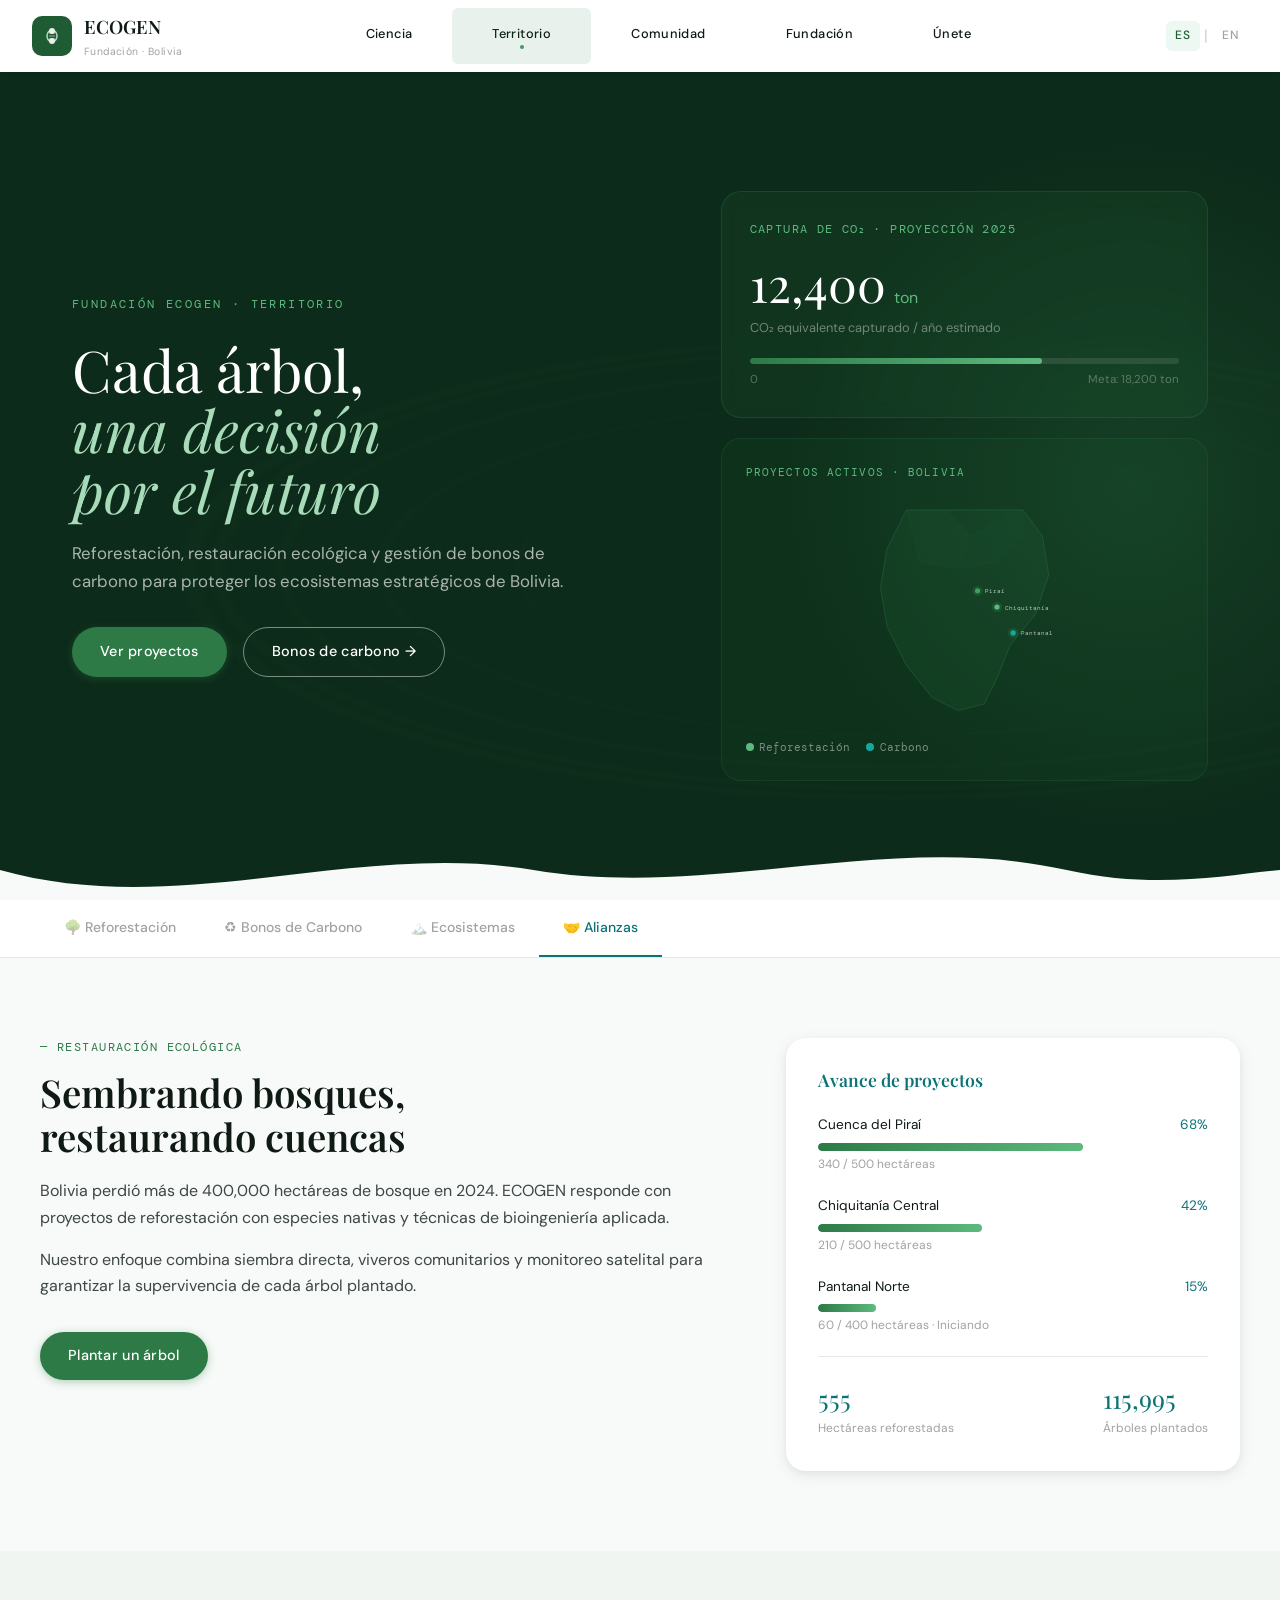
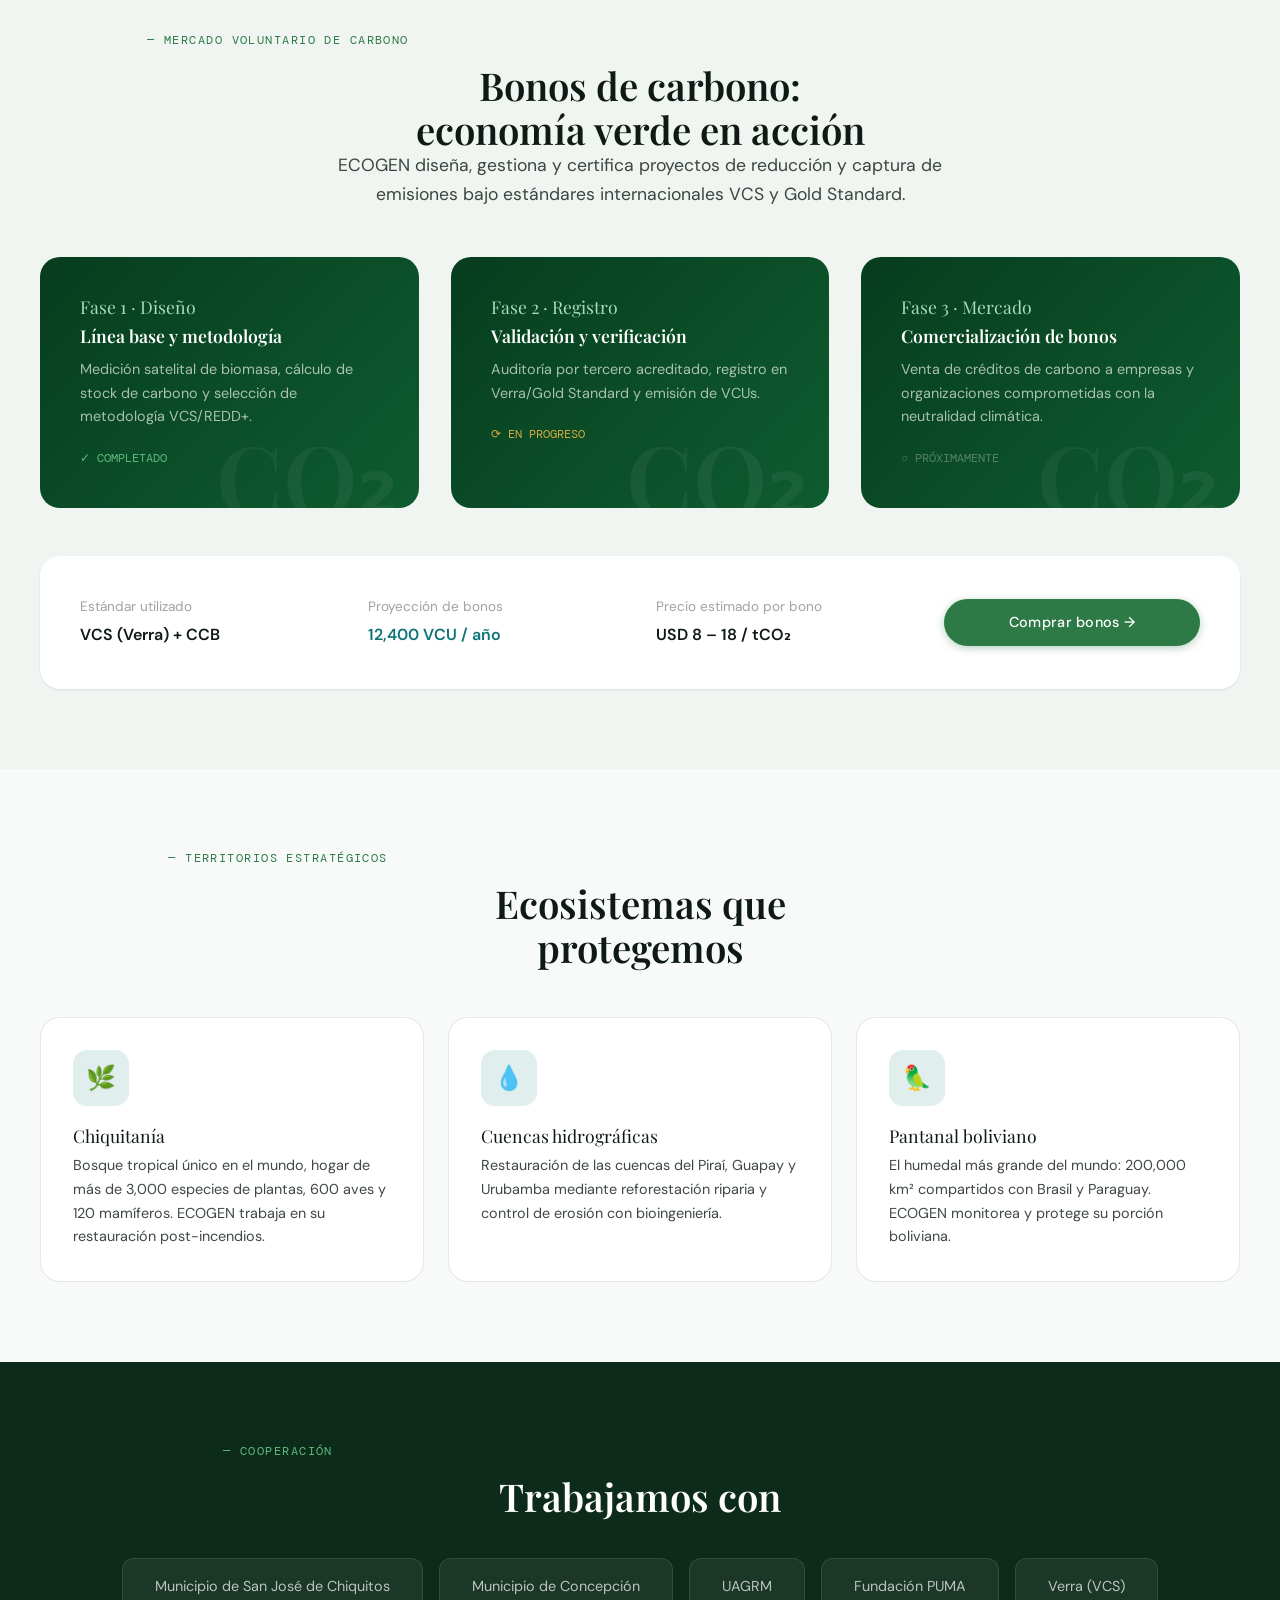
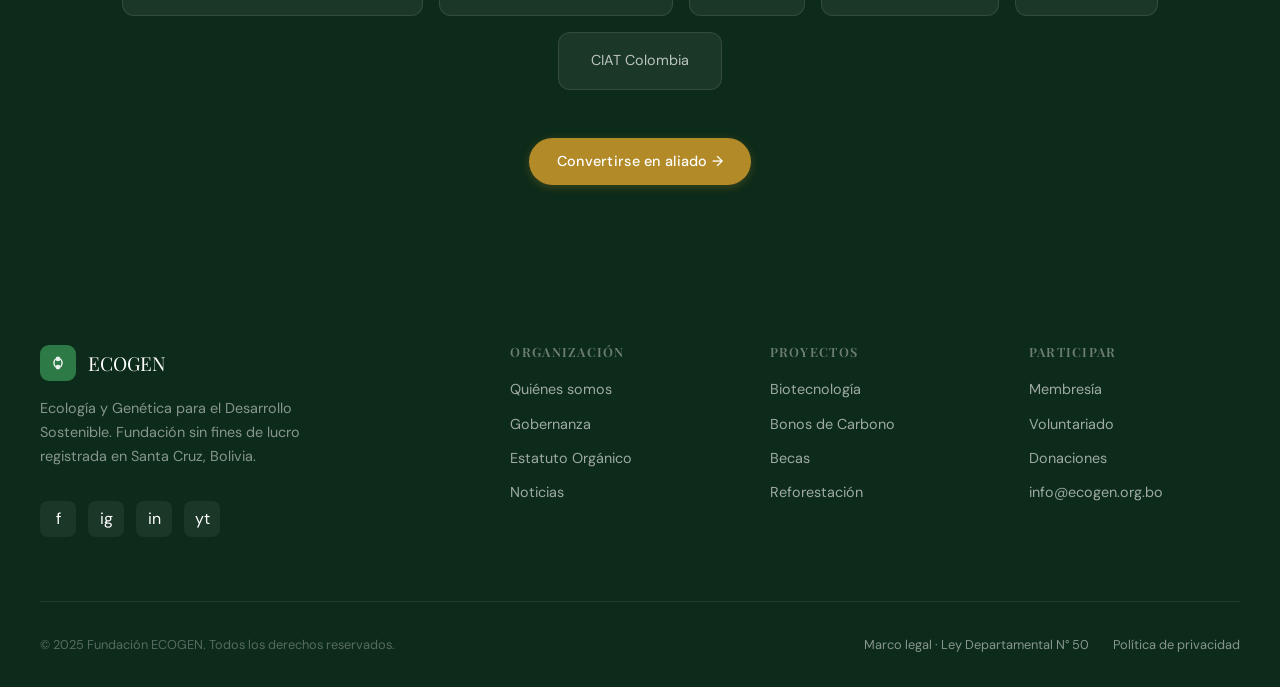
<file: pages/territorio.html>
<!-- pages/territorio.html -->
<!DOCTYPE html>
<html lang="es">
<head>
  <meta charset="UTF-8">
  <meta name="viewport" content="width=device-width, initial-scale=1.0">
  <title>Territorio & Conservación — ECOGEN</title>
  <meta name="description" content="Reforestación, restauración ecológica y gestión de bonos de carbono en Bolivia. Fundación ECOGEN.">
  <link rel="preconnect" href="https://fonts.googleapis.com">
  <link rel="preconnect" href="https://fonts.gstatic.com" crossorigin>
  <link rel="stylesheet" href="../css/main.css">
  <style>
    :root { --page-accent: #2d7a47; --page-accent-light: #d4f0df; --page-accent-dark: #0d2b1a; }

    /* HERO */
    .hero-territorio {
      min-height: 92vh; display: flex; align-items: center;
      position: relative; overflow: hidden;
      background: var(--page-accent-dark);
    }

    /* Topographic lines */
    .topo-layer {
      position: absolute; inset: 0; opacity: .12;
      background:
        radial-gradient(ellipse 120% 60% at 70% 60%, transparent 45%, rgba(45,122,71,.4) 46%, transparent 47%),
        radial-gradient(ellipse 100% 50% at 70% 60%, transparent 52%, rgba(45,122,71,.35) 53%, transparent 54%),
        radial-gradient(ellipse 80%  40% at 70% 60%, transparent 59%, rgba(45,122,71,.3) 60%, transparent 61%),
        radial-gradient(ellipse 60%  30% at 70% 60%, transparent 66%, rgba(45,122,71,.25) 67%, transparent 68%),
        radial-gradient(ellipse 40%  20% at 70% 60%, transparent 73%, rgba(45,122,71,.2) 74%, transparent 75%);
      animation: topoShift 15s ease-in-out infinite alternate;
    }
    @keyframes topoShift {
      from { transform: scale(1) translate(0, 0); }
      to   { transform: scale(1.05) translate(-2%, 2%); }
    }

    /* Particle trees floating up */
    .tree-particles { position: absolute; inset: 0; pointer-events: none; overflow: hidden; }
    .tree-particle {
      position: absolute; bottom: -20px; font-size: 1.2rem; opacity: 0;
      animation: treeRise linear infinite;
    }
    @keyframes treeRise {
      0%   { transform: translateY(0) scale(.5); opacity: 0; }
      10%  { opacity: .4; }
      90%  { opacity: .15; }
      100% { transform: translateY(-110vh) scale(1); opacity: 0; }
    }

    /* Green radial glow */
    .green-glow {
      position: absolute; width: 700px; height: 700px; border-radius: 50%;
      background: radial-gradient(circle, rgba(45,122,71,.25) 0%, transparent 70%);
      top: 50%; right: -200px; transform: translateY(-50%);
      animation: glowPulse 6s ease-in-out infinite;
    }
    @keyframes glowPulse { 0%,100%{opacity:.7;transform:translateY(-50%) scale(1)} 50%{opacity:1;transform:translateY(-50%) scale(1.08)} }

    .hero-territorio-inner {
      max-width: 1200px; margin: 0 auto; padding: 2rem 2rem;
      display: grid; grid-template-columns: 1.2fr 1fr; gap: 4rem; align-items: center;
      position: relative; z-index: 2; width: 100%;
    }
    .hero-t-text { color: white; }
    .hero-t-eyebrow {
      font-family: var(--font-mono); font-size: .75rem; letter-spacing: .2em;
      text-transform: uppercase; color: var(--green-400); margin-bottom: 1.5rem;
    }
    .hero-t-title { font-size: clamp(2.4rem, 4.5vw, 4rem); font-weight: 400; margin-bottom: 1.25rem; line-height: 1.05; }
    .hero-t-title em { font-style: italic; color: var(--green-200); display: block; }
    .hero-t-desc { color: rgba(255,255,255,.65); font-size: 1.05rem; max-width: 44ch; margin-bottom: 2rem; }

    /* Carbon counter widget */
    .carbon-widget {
      background: rgba(45,122,71,.12); border: 1px solid rgba(45,122,71,.3);
      border-radius: var(--radius-lg); padding: 1.75rem; backdrop-filter: blur(8px);
    }
    .carbon-widget-title {
      font-family: var(--font-mono); font-size: .72rem; letter-spacing: .12em;
      text-transform: uppercase; color: var(--green-400); margin-bottom: 1.25rem;
    }
    .carbon-num { font-family: var(--font-display); font-size: 3rem; color: white; line-height: 1; }
    .carbon-unit { font-size: 1rem; color: var(--green-400); margin-left: .25rem; }
    .carbon-label { font-size: .8rem; color: rgba(255,255,255,.4); margin-top: .35rem; }
    .carbon-bar { height: 6px; background: rgba(255,255,255,.1); border-radius: 3px; margin-top: 1.25rem; overflow: hidden; }
    .carbon-bar-fill { height: 100%; border-radius: 3px; background: linear-gradient(90deg, var(--green-600), var(--green-400)); animation: barFill 2s ease-out forwards; }
    @keyframes barFill { from { width: 0; } to { width: 68%; } }

    /* Tree counter */
    .tree-count-grid { display: grid; grid-template-columns: 1fr 1fr; gap: 1rem; margin-top: 1.25rem; }
    .tree-count-item { text-align: center; }
    .tree-count-num  { font-family: var(--font-display); font-size: 1.5rem; color: var(--green-300); }
    .tree-count-lbl  { font-size: .72rem; color: rgba(255,255,255,.4); }

    /* Map visualization */
    .hero-t-map {
      position: relative;
    }

    /* Bolivia outline SVG with pulsing hotspots */
    .map-hotspot { animation: hotspotPulse 2.5s ease-in-out infinite; }
    .map-hotspot-2 { animation-delay: .8s; }
    .map-hotspot-3 { animation-delay: 1.6s; }
    @keyframes hotspotPulse {
      0%,100% { r: 8px; opacity: .7; }
      50%     { r: 14px; opacity: .3; }
    }

    /* Wave bottom */
    .hero-wave {
      position: absolute; bottom: 0; left: 0; right: 0;
    }

    /* Carbon section */
    .carbon-card {
      background: linear-gradient(135deg, #063d1e, #0f5c30);
      border-radius: var(--radius-lg); padding: 2.5rem; color: white;
      position: relative; overflow: hidden;
    }
    .carbon-card::after {
      content: 'CO₂'; position: absolute; right: 1.5rem; bottom: -1rem;
      font-family: var(--font-display); font-size: 6rem; opacity: .05; font-weight: 600;
      line-height: 1;
    }

    /* Progress bars */
    .progress-row { margin-bottom: 1.25rem; }
    .progress-label { display: flex; justify-content: space-between; font-size: .85rem; margin-bottom: .4rem; }
    .progress-track { height: 8px; background: rgba(255,255,255,.08); border-radius: 4px; overflow: hidden; }
    .progress-fill  { height: 100%; border-radius: 4px; background: linear-gradient(90deg, var(--green-600), var(--green-400)); transition: width 1.5s cubic-bezier(0.16,1,0.3,1); width: 0; }

    @media(max-width:768px) {
      .hero-territorio-inner { grid-template-columns: 1fr; gap: 2rem; }
    }
  </style>
</head>
<body class="page-wrapper">

<!-- HERO -->
<section class="hero-territorio">
  <div class="topo-layer"></div>
  <div class="green-glow"></div>

  <!-- Floating tree particles -->
  <div class="tree-particles" id="tree-particles"></div>

  <div style="position:relative;z-index:2;width:100%">
    <div class="hero-territorio-inner">

      <div class="hero-t-text" data-reveal>
        <p class="hero-t-eyebrow">Fundación ECOGEN · Territorio</p>
        <h1 class="hero-t-title">
          Cada árbol,<br>
          <em>una decisión<br>por el futuro</em>
        </h1>
        <p class="hero-t-desc">Reforestación, restauración ecológica y gestión de bonos de carbono para proteger los ecosistemas estratégicos de Bolivia.</p>
        <div class="flex gap-2">
          <a href="#reforest" class="btn btn-primary">Ver proyectos</a>
          <a href="#carbono" class="btn btn-ghost">Bonos de carbono →</a>
        </div>
      </div>

      <div class="hero-t-map" data-reveal data-reveal-delay="2">
        <!-- Carbon widget -->
        <div class="carbon-widget" style="margin-bottom:1.25rem">
          <div class="carbon-widget-title">Captura de CO₂ · Proyección 2025</div>
          <div>
            <span class="carbon-num" data-count="12400">0</span>
            <span class="carbon-unit">ton</span>
          </div>
          <div class="carbon-label">CO₂ equivalente capturado / año estimado</div>
          <div class="carbon-bar"><div class="carbon-bar-fill"></div></div>
          <div style="display:flex;justify-content:space-between;font-size:.72rem;color:rgba(255,255,255,.3);margin-top:.35rem">
            <span>0</span><span>Meta: 18,200 ton</span>
          </div>
        </div>

        <!-- Bolivia map SVG with project hotspots -->
        <div style="background:rgba(45,122,71,.08);border:1px solid rgba(45,122,71,.2);border-radius:var(--radius-lg);padding:1.5rem">
          <div style="font-family:var(--font-mono);font-size:.7rem;color:var(--green-400);margin-bottom:1rem;letter-spacing:.1em">PROYECTOS ACTIVOS · BOLIVIA</div>
          <svg viewBox="0 0 300 340" style="width:100%;max-height:220px">
            <!-- Simplified Bolivia outline -->
            <path d="M60,20 L240,20 L270,60 L280,120 L260,180 L220,230 L200,280 L180,320 L140,330 L100,310 L60,260 L30,200 L20,140 L30,80 Z"
                  fill="rgba(45,122,71,.12)" stroke="rgba(45,122,71,.4)" stroke-width="1.5"/>
            <!-- Department rough dividers -->
            <path d="M60,20 L80,100 L140,110 L160,60 L120,20" fill="rgba(45,122,71,.06)" stroke="rgba(45,122,71,.2)" stroke-width=".8"/>
            <path d="M140,110 L200,100 L240,60 L240,20 L160,60" fill="rgba(45,122,71,.04)" stroke="rgba(45,122,71,.2)" stroke-width=".8"/>
            <!-- Santa Cruz hotspot -->
            <circle cx="200" cy="170" r="8" fill="rgba(45,122,71,.3)" class="map-hotspot"/>
            <circle cx="200" cy="170" r="4" fill="#5dba7e"/>
            <text x="212" y="174" fill="rgba(255,255,255,.7)" font-size="9" font-family="DM Mono,monospace">Chiquitanía</text>
            <!-- Cuenca Piraí hotspot -->
            <circle cx="170" cy="145" r="8" fill="rgba(45,122,71,.3)" class="map-hotspot map-hotspot-2"/>
            <circle cx="170" cy="145" r="4" fill="#3d9e60"/>
            <text x="182" y="149" fill="rgba(255,255,255,.7)" font-size="9" font-family="DM Mono,monospace">Piraí</text>
            <!-- Pantanal hotspot -->
            <circle cx="225" cy="210" r="8" fill="rgba(45,122,71,.3)" class="map-hotspot map-hotspot-3"/>
            <circle cx="225" cy="210" r="4" fill="#14a8a0"/>
            <text x="237" y="214" fill="rgba(255,255,255,.7)" font-size="9" font-family="DM Mono,monospace">Pantanal</text>
          </svg>
          <div style="display:flex;gap:1rem;margin-top:.75rem;font-family:var(--font-mono);font-size:.7rem;color:rgba(255,255,255,.45)">
            <span style="display:flex;align-items:center;gap:.35rem"><span style="width:8px;height:8px;background:#5dba7e;border-radius:50%"></span>Reforestación</span>
            <span style="display:flex;align-items:center;gap:.35rem"><span style="width:8px;height:8px;background:#14a8a0;border-radius:50%"></span>Carbono</span>
          </div>
        </div>
      </div>
    </div>
  </div>

  <div class="hero-wave">
    <svg viewBox="0 0 1440 80" fill="none" preserveAspectRatio="none" style="display:block;width:100%;height:80px">
      <path d="M0,50 C200,100 400,20 600,50 C800,80 1000,10 1200,50 C1300,70 1380,55 1440,50 L1440,80 L0,80 Z" fill="var(--off-white)"/>
    </svg>
  </div>
</section>

<!-- STICKY SUBNAV -->
<nav class="sticky-subnav">
  <div class="container sticky-subnav-inner">
    <a href="#reforest"    class="subnav-link active">🌳 Reforestación</a>
    <a href="#carbono"     class="subnav-link">♻️ Bonos de Carbono</a>
    <a href="#ecosistemas" class="subnav-link">🏔️ Ecosistemas</a>
    <a href="#alianzas"    class="subnav-link">🤝 Alianzas</a>
  </div>
</nav>

<!-- REFORESTACIÓN -->
<section id="reforest" class="page-section">
  <div class="container">
    <div class="editorial-grid">
      <div data-reveal>
        <p class="section-label">— Restauración ecológica</p>
        <h2 class="section-title">Sembrando bosques,<br>restaurando cuencas</h2>
        <p style="color:var(--ink-80);margin-bottom:1rem">Bolivia perdió más de 400,000 hectáreas de bosque en 2024. ECOGEN responde con proyectos de reforestación con especies nativas y técnicas de bioingeniería aplicada.</p>
        <p style="color:var(--ink-80);margin-bottom:2rem">Nuestro enfoque combina siembra directa, viveros comunitarios y monitoreo satelital para garantizar la supervivencia de cada árbol plantado.</p>
        <a href="unete.html#donaciones" class="btn btn-primary">Plantar un árbol</a>
      </div>

      <div data-reveal data-reveal-delay="2">
        <!-- Progress bars for projects -->
        <div style="background:var(--white);border-radius:var(--radius-lg);padding:2rem;box-shadow:var(--shadow-md)">
          <h4 style="margin-bottom:1.5rem;color:var(--page-accent)">Avance de proyectos</h4>
          <div class="progress-row">
            <div class="progress-label"><span>Cuenca del Piraí</span><span style="color:var(--page-accent)">68%</span></div>
            <div class="progress-track"><div class="progress-fill" style="--target:68%" data-progress="68"></div></div>
            <div style="font-size:.75rem;color:var(--ink-40);margin-top:.25rem">340 / 500 hectáreas</div>
          </div>
          <div class="progress-row">
            <div class="progress-label"><span>Chiquitanía Central</span><span style="color:var(--page-accent)">42%</span></div>
            <div class="progress-track"><div class="progress-fill" data-progress="42"></div></div>
            <div style="font-size:.75rem;color:var(--ink-40);margin-top:.25rem">210 / 500 hectáreas</div>
          </div>
          <div class="progress-row">
            <div class="progress-label"><span>Pantanal Norte</span><span style="color:var(--page-accent)">15%</span></div>
            <div class="progress-track"><div class="progress-fill" data-progress="15"></div></div>
            <div style="font-size:.75rem;color:var(--ink-40);margin-top:.25rem">60 / 400 hectáreas · Iniciando</div>
          </div>
          <div style="border-top:1px solid var(--ink-10);padding-top:1.25rem;margin-top:1.25rem;display:flex;justify-content:space-between">
            <div><div style="font-family:var(--font-display);font-size:1.6rem;color:var(--page-accent)" data-count="610">0</div><div style="font-size:.75rem;color:var(--ink-40)">Hectáreas reforestadas</div></div>
            <div><div style="font-family:var(--font-display);font-size:1.6rem;color:var(--page-accent)" data-count="127400">0</div><div style="font-size:.75rem;color:var(--ink-40)">Árboles plantados</div></div>
          </div>
        </div>
      </div>
    </div>
  </div>
</section>

<!-- BONOS DE CARBONO -->
<section id="carbono" class="page-section page-section-alt">
  <div class="container">
    <div style="text-align:center;margin-bottom:3rem" data-reveal>
      <p class="section-label">— Mercado voluntario de carbono</p>
      <h2>Bonos de carbono:<br>economía verde en acción</h2>
      <p class="section-subtitle" style="margin:0 auto">ECOGEN diseña, gestiona y certifica proyectos de reducción y captura de emisiones bajo estándares internacionales VCS y Gold Standard.</p>
    </div>

    <div class="grid-3" style="margin-bottom:3rem">
      <div class="carbon-card" data-reveal data-reveal-delay="1">
        <h3 style="font-size:1.1rem;color:var(--green-200);margin-bottom:.5rem">Fase 1 · Diseño</h3>
        <h4 style="color:white;margin-bottom:.75rem">Línea base y metodología</h4>
        <p style="color:rgba(255,255,255,.65);font-size:.9rem;max-width:none">Medición satelital de biomasa, cálculo de stock de carbono y selección de metodología VCS/REDD+.</p>
        <div style="margin-top:1.25rem;font-family:var(--font-mono);font-size:.72rem;color:var(--green-400)">✓ COMPLETADO</div>
      </div>
      <div class="carbon-card" data-reveal data-reveal-delay="2">
        <h3 style="font-size:1.1rem;color:var(--green-200);margin-bottom:.5rem">Fase 2 · Registro</h3>
        <h4 style="color:white;margin-bottom:.75rem">Validación y verificación</h4>
        <p style="color:rgba(255,255,255,.65);font-size:.9rem;max-width:none">Auditoría por tercero acreditado, registro en Verra/Gold Standard y emisión de VCUs.</p>
        <div style="margin-top:1.25rem;font-family:var(--font-mono);font-size:.72rem;color:#d4a843">⟳ EN PROGRESO</div>
      </div>
      <div class="carbon-card" data-reveal data-reveal-delay="3">
        <h3 style="font-size:1.1rem;color:var(--green-200);margin-bottom:.5rem">Fase 3 · Mercado</h3>
        <h4 style="color:white;margin-bottom:.75rem">Comercialización de bonos</h4>
        <p style="color:rgba(255,255,255,.65);font-size:.9rem;max-width:none">Venta de créditos de carbono a empresas y organizaciones comprometidas con la neutralidad climática.</p>
        <div style="margin-top:1.25rem;font-family:var(--font-mono);font-size:.72rem;color:rgba(255,255,255,.3)">○ PRÓXIMAMENTE</div>
      </div>
    </div>

    <div style="background:var(--white);border-radius:var(--radius-lg);padding:2.5rem;box-shadow:var(--shadow-sm)" data-reveal>
      <div style="display:grid;grid-template-columns:repeat(auto-fit,minmax(200px,1fr));gap:2rem;align-items:center">
        <div>
          <p style="font-size:.85rem;color:var(--ink-40);margin-bottom:.25rem">Estándar utilizado</p>
          <p style="font-weight:600">VCS (Verra) + CCB</p>
        </div>
        <div>
          <p style="font-size:.85rem;color:var(--ink-40);margin-bottom:.25rem">Proyección de bonos</p>
          <p style="font-weight:600;color:var(--page-accent)">12,400 VCU / año</p>
        </div>
        <div>
          <p style="font-size:.85rem;color:var(--ink-40);margin-bottom:.25rem">Precio estimado por bono</p>
          <p style="font-weight:600">USD 8 – 18 / tCO₂</p>
        </div>
        <div>
          <a href="unete.html#donaciones" class="btn btn-primary" style="width:100%;justify-content:center">Comprar bonos →</a>
        </div>
      </div>
    </div>
  </div>
</section>

<!-- ECOSISTEMAS -->
<section id="ecosistemas" class="page-section">
  <div class="container">
    <div style="text-align:center;margin-bottom:3rem" data-reveal>
      <p class="section-label">— Territorios estratégicos</p>
      <h2>Ecosistemas que<br>protegemos</h2>
    </div>
    <div class="feature-grid">
      <div class="feature-block" data-reveal data-reveal-delay="1">
        <div class="feature-block-icon">🌿</div>
        <h3>Chiquitanía</h3>
        <p>Bosque tropical único en el mundo, hogar de más de 3,000 especies de plantas, 600 aves y 120 mamíferos. ECOGEN trabaja en su restauración post-incendios.</p>
      </div>
      <div class="feature-block" data-reveal data-reveal-delay="2">
        <div class="feature-block-icon">💧</div>
        <h3>Cuencas hidrográficas</h3>
        <p>Restauración de las cuencas del Piraí, Guapay y Urubamba mediante reforestación riparia y control de erosión con bioingeniería.</p>
      </div>
      <div class="feature-block" data-reveal data-reveal-delay="3">
        <div class="feature-block-icon">🦜</div>
        <h3>Pantanal boliviano</h3>
        <p>El humedal más grande del mundo: 200,000 km² compartidos con Brasil y Paraguay. ECOGEN monitorea y protege su porción boliviana.</p>
      </div>
    </div>
  </div>
</section>

<!-- ALIANZAS -->
<section id="alianzas" class="page-section" style="background:var(--page-accent-dark);color:white">
  <div class="container" style="text-align:center">
    <p class="section-label" style="color:var(--green-400)" data-reveal>— Cooperación</p>
    <h2 style="color:white" data-reveal>Trabajamos con</h2>
    <div style="display:flex;flex-wrap:wrap;justify-content:center;gap:1rem;margin-top:2.5rem" data-reveal>
      <div style="background:rgba(255,255,255,.06);border:1px solid rgba(255,255,255,.1);border-radius:var(--radius);padding:1rem 2rem;color:rgba(255,255,255,.7);font-size:.9rem">Municipio de San José de Chiquitos</div>
      <div style="background:rgba(255,255,255,.06);border:1px solid rgba(255,255,255,.1);border-radius:var(--radius);padding:1rem 2rem;color:rgba(255,255,255,.7);font-size:.9rem">Municipio de Concepción</div>
      <div style="background:rgba(255,255,255,.06);border:1px solid rgba(255,255,255,.1);border-radius:var(--radius);padding:1rem 2rem;color:rgba(255,255,255,.7);font-size:.9rem">UAGRM</div>
      <div style="background:rgba(255,255,255,.06);border:1px solid rgba(255,255,255,.1);border-radius:var(--radius);padding:1rem 2rem;color:rgba(255,255,255,.7);font-size:.9rem">Fundación PUMA</div>
      <div style="background:rgba(255,255,255,.06);border:1px solid rgba(255,255,255,.1);border-radius:var(--radius);padding:1rem 2rem;color:rgba(255,255,255,.7);font-size:.9rem">Verra (VCS)</div>
      <div style="background:rgba(255,255,255,.06);border:1px solid rgba(255,255,255,.1);border-radius:var(--radius);padding:1rem 2rem;color:rgba(255,255,255,.7);font-size:.9rem">CIAT Colombia</div>
    </div>
    <div style="margin-top:3rem" data-reveal>
      <a href="unete.html" class="btn btn-gold">Convertirse en aliado →</a>
    </div>
  </div>
</section>

<script src="../i18n/translations.js"></script>
<script src="../js/main.js"></script>
<script src="../js/components.js"></script>
<script>renderFooter();</script>

<script>
  // Generate floating tree particles
  const container = document.getElementById('tree-particles');
  if (container) {
    const emojis = ['🌱','🌿','🌲','🌳','🍃'];
    for (let i = 0; i < 20; i++) {
      const el = document.createElement('div');
      el.className = 'tree-particle';
      el.textContent = emojis[Math.floor(Math.random() * emojis.length)];
      el.style.left = Math.random() * 100 + '%';
      el.style.animationDuration = (12 + Math.random() * 20) + 's';
      el.style.animationDelay = (Math.random() * 15) + 's';
      el.style.fontSize = (.6 + Math.random() * .8) + 'rem';
      container.appendChild(el);
    }
  }

  // Progress bars animation
  document.addEventListener('DOMContentLoaded', () => {
    initSubnav();
    const obs = new IntersectionObserver(entries => {
      entries.forEach(e => {
        if (e.isIntersecting) {
          const pct = e.target.dataset.progress;
          e.target.style.width = pct + '%';
          obs.unobserve(e.target);
        }
      });
    }, { threshold: .3 });
    document.querySelectorAll('.progress-fill').forEach(el => obs.observe(el));
  });
</script>

<script src="../js/navbar.js" data-active="territorio" data-accent="#0d7377"></script>
</body>
</html>
</file>
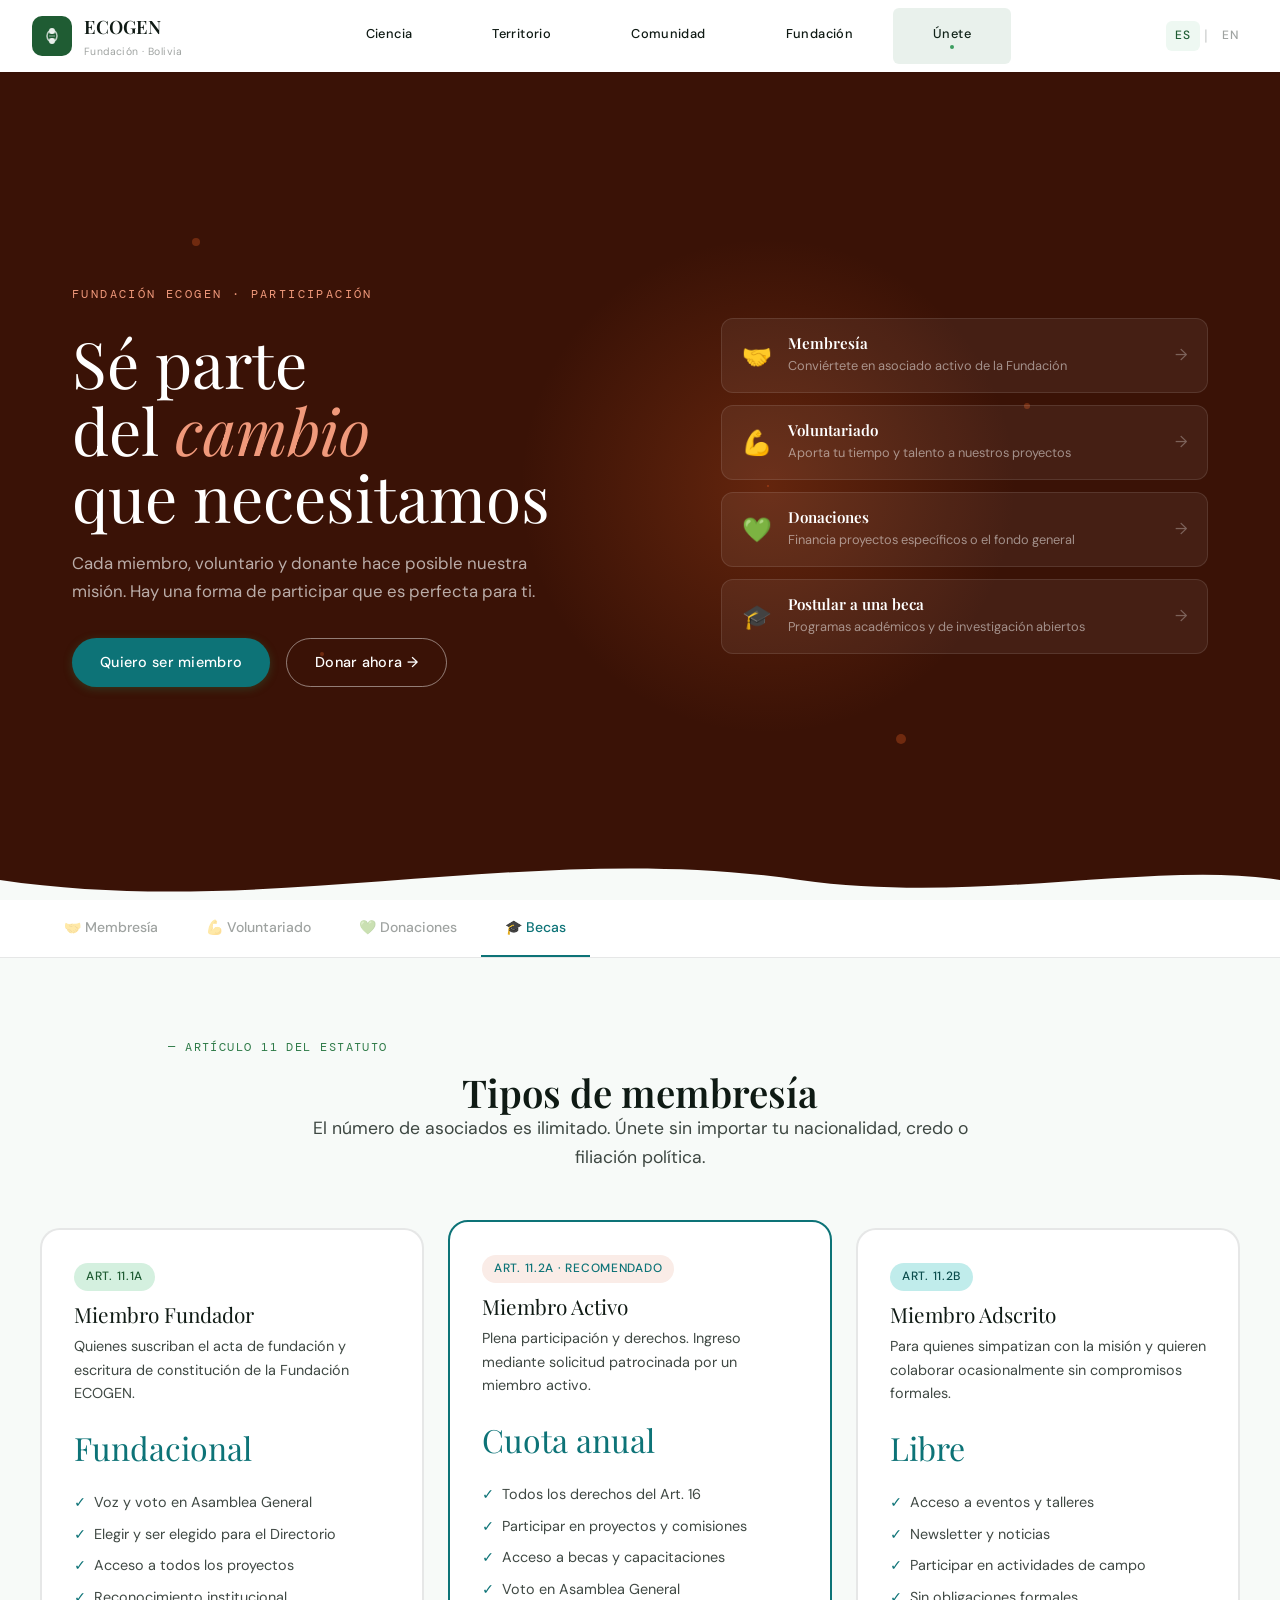
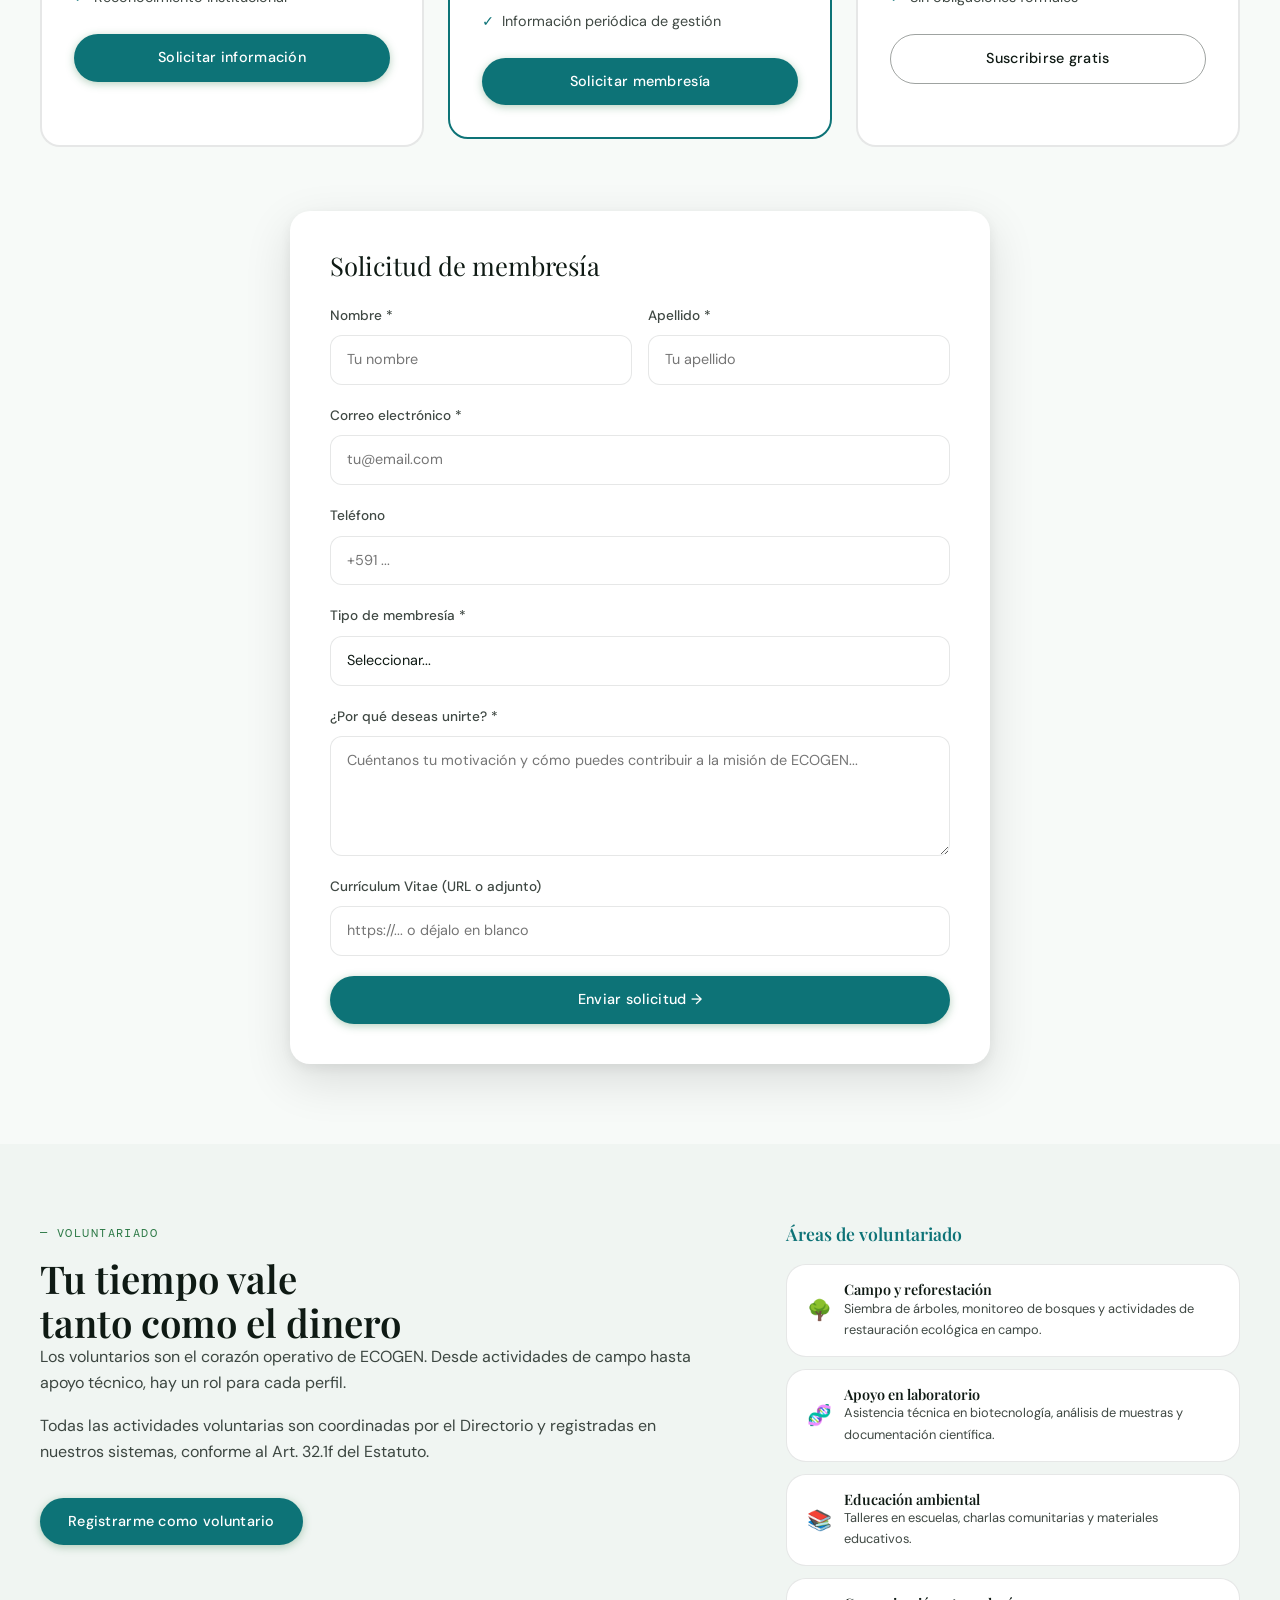
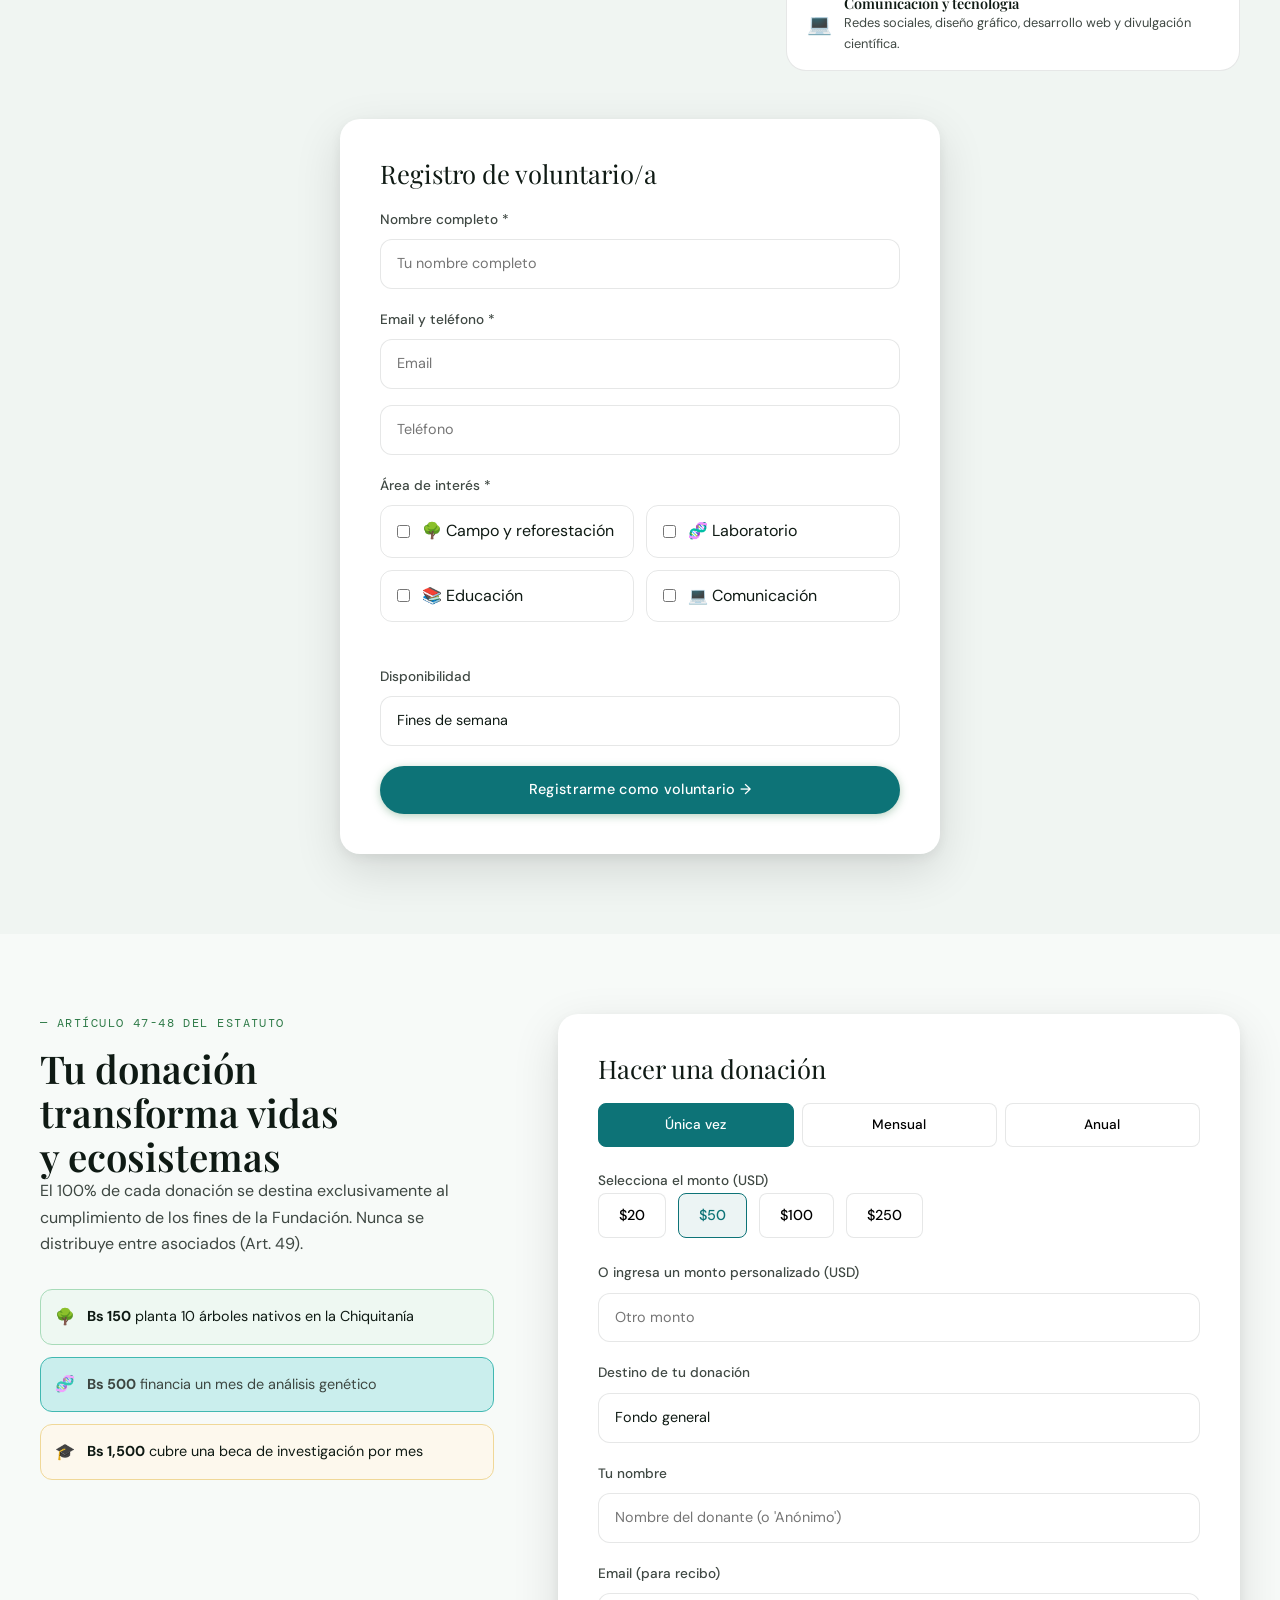
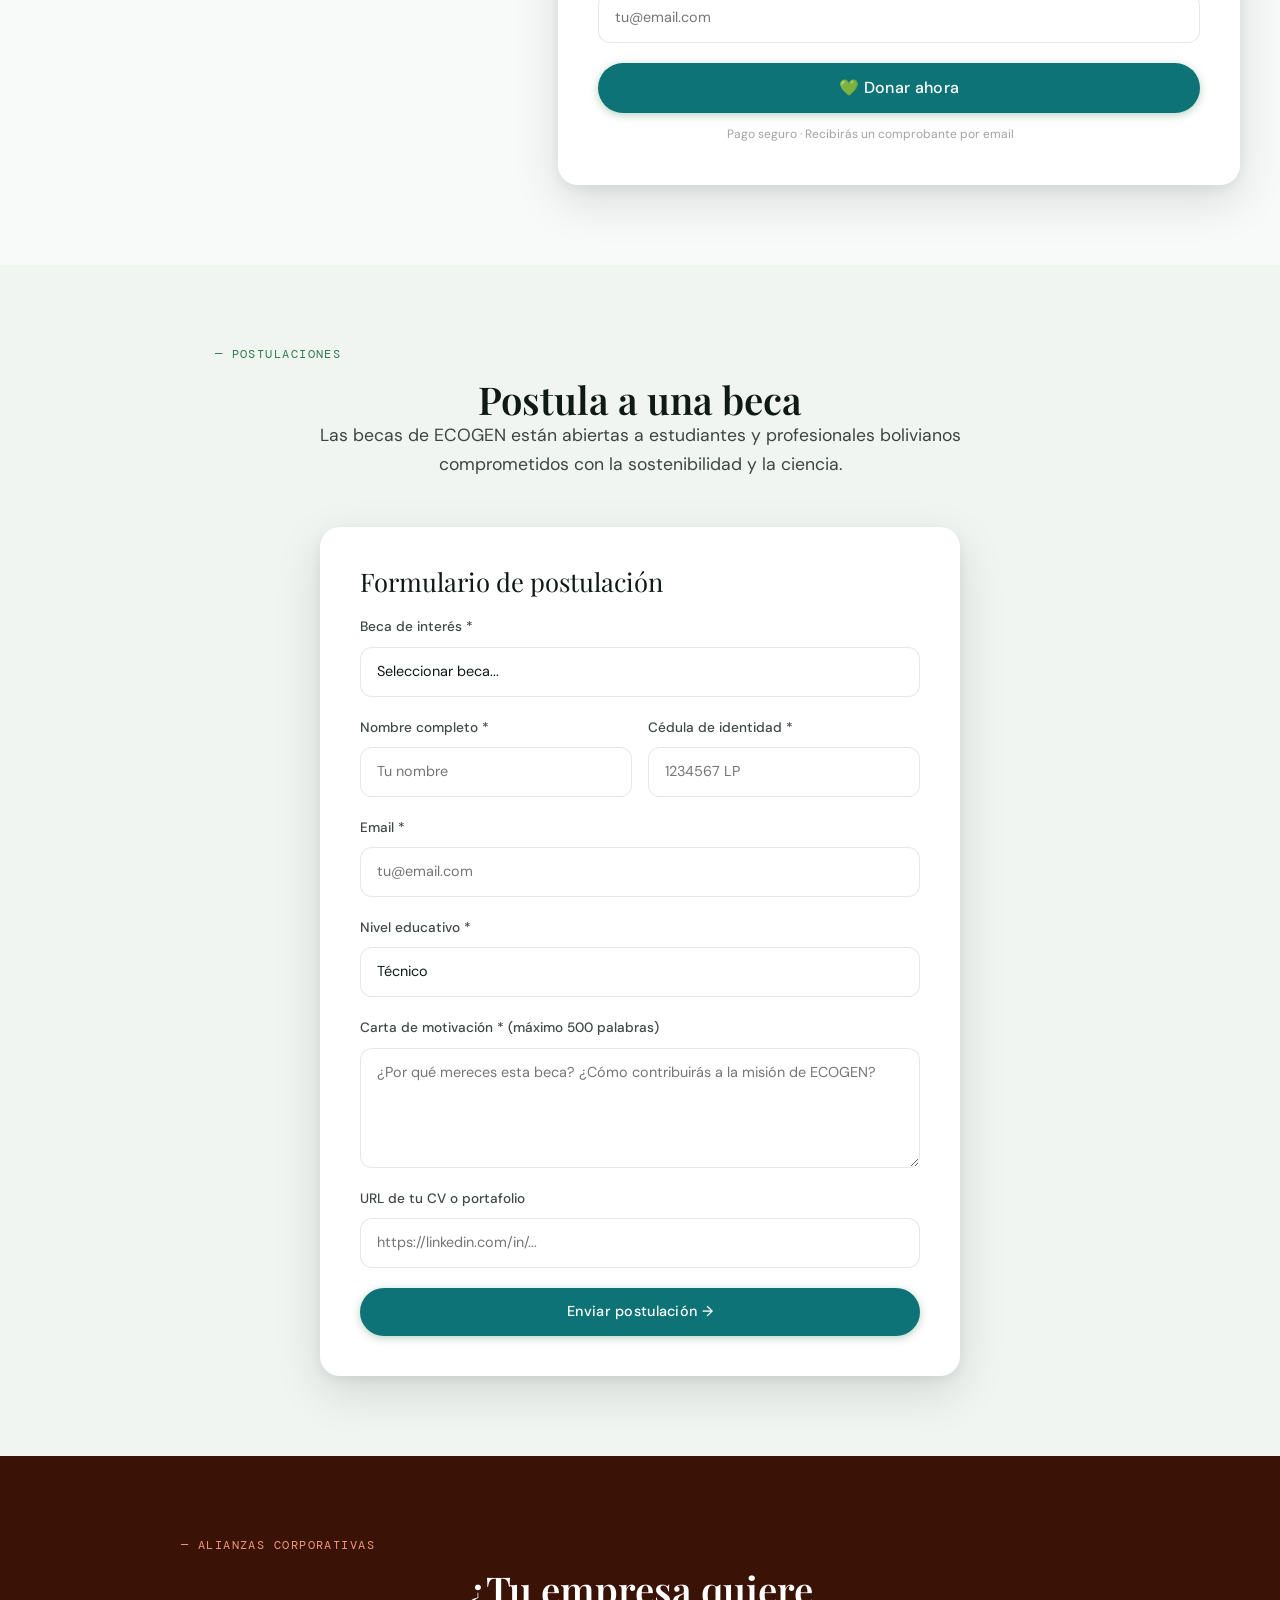
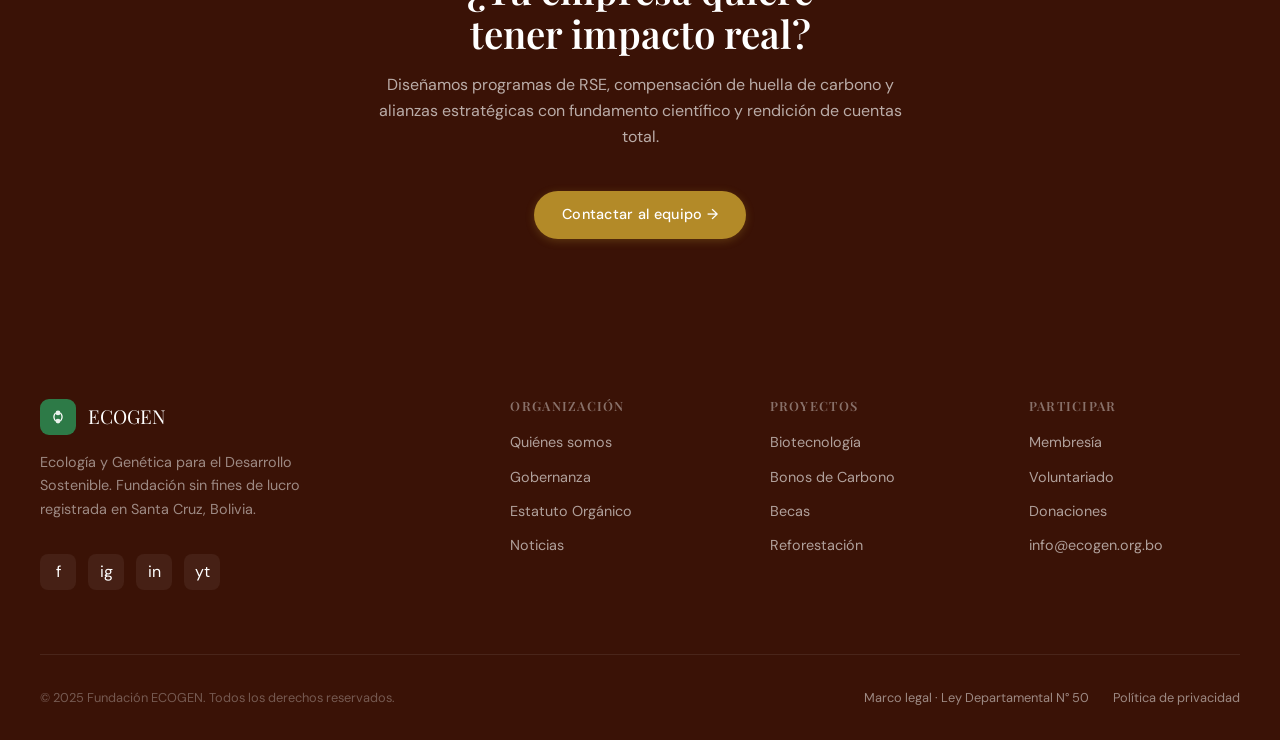
<file: pages/unete.html>
<!-- pages/unete.html -->
<!DOCTYPE html>
<html lang="es">
<head>
  <meta charset="UTF-8">
  <meta name="viewport" content="width=device-width, initial-scale=1.0">
  <title>Únete — Fundación ECOGEN</title>
  <link rel="preconnect" href="https://fonts.googleapis.com">
  <link rel="stylesheet" href="../css/main.css">
  <style>
    :root { --page-accent: #c4511e; --page-accent-light: #faece7; --page-accent-dark: #3a1206; }

    /* HERO */
    .hero-unete {
      min-height: 92vh; display: flex; align-items: center;
      position: relative; overflow: hidden;
      background: var(--page-accent-dark);
    }

    /* Particle rings */
    .ring-anim {
      position: absolute; border-radius: 50%; border: 1px solid rgba(196,81,30,.25);
      top: 50%; left: 60%; transform: translate(-50%, -50%);
      animation: ringExpand 6s ease-out infinite;
    }
    .ring-anim:nth-child(2) { animation-delay: 2s; }
    .ring-anim:nth-child(3) { animation-delay: 4s; }
    @keyframes ringExpand {
      0% { width: 100px; height: 100px; opacity: .8; }
      100% { width: 800px; height: 800px; opacity: 0; }
    }

    /* Warm gradient core */
    .coral-core {
      position: absolute; width: 500px; height: 500px; border-radius: 50%;
      background: radial-gradient(circle, rgba(196,81,30,.3) 0%, transparent 70%);
      top: 50%; left: 60%; transform: translate(-50%, -50%);
    }

    /* Floating dots */
    .float-dot {
      position: absolute; border-radius: 50%; background: rgba(196,81,30,.4);
      animation: dotDrift ease-in-out infinite;
    }

    .hero-unete-inner {
      max-width: 1200px; margin: 0 auto; padding: 2rem 2rem;
      display: grid; grid-template-columns: 1.2fr 1fr; gap: 4rem; align-items: center;
      position: relative; z-index: 2; width: 100%;
    }
    .hero-u-text { color: white; }
    .hero-u-eyebrow {
      font-family: var(--font-mono); font-size: .75rem; letter-spacing: .2em;
      text-transform: uppercase; color: #f0997b; margin-bottom: 1.5rem;
    }
    .hero-u-title { font-size: clamp(2.4rem, 5vw, 4.2rem); font-weight: 400; line-height: 1.05; margin-bottom: 1.25rem; }
    .hero-u-title em { color: #f0997b; font-style: italic; }
    .hero-u-desc { color: rgba(255,255,255,.65); font-size: 1.05rem; max-width: 42ch; margin-bottom: 2rem; }

    /* Join options quick-nav */
    .join-options {
      display: flex; flex-direction: column; gap: .75rem;
    }
    .join-option {
      display: flex; align-items: center; gap: 1rem;
      background: rgba(255,255,255,.06); border: 1px solid rgba(255,255,255,.1);
      border-radius: var(--radius); padding: 1rem 1.25rem;
      color: white; cursor: pointer;
      transition: background .2s, border-color .2s, transform .2s;
      text-decoration: none;
    }
    .join-option:hover { background: rgba(196,81,30,.2); border-color: rgba(196,81,30,.4); transform: translateX(6px); }
    .join-option-icon { font-size: 1.5rem; flex-shrink: 0; }
    .join-option-text h4 { font-size: .95rem; color: white; margin-bottom: .15rem; }
    .join-option-text p  { font-size: .8rem; color: rgba(255,255,255,.5); max-width: none; margin: 0; }
    .join-option-arrow { margin-left: auto; color: rgba(255,255,255,.3); transition: transform .2s; }
    .join-option:hover .join-option-arrow { transform: translateX(4px); color: #f0997b; }

    /* ── Membership section ── */
    .membership-grid { display: grid; grid-template-columns: repeat(3, 1fr); gap: 1.5rem; }

    /* ── Donation widget ── */
    .donation-toggle { display: flex; gap: .5rem; margin-bottom: 1.25rem; }
    .donation-freq-btn {
      flex: 1; padding: .6rem; border-radius: 8px; border: 1.5px solid var(--ink-10);
      font-size: .85rem; font-weight: 500; background: var(--white); cursor: pointer;
      transition: all .2s;
    }
    .donation-freq-btn.active {
      background: var(--page-accent); color: white; border-color: var(--page-accent);
    }

    /* Volunteer form */
    .volunteer-areas { display: grid; grid-template-columns: 1fr 1fr; gap: .75rem; margin-bottom: 1.5rem; }
    .area-check {
      display: flex; align-items: center; gap: .75rem;
      padding: .75rem 1rem; border-radius: var(--radius); border: 1.5px solid var(--ink-10);
      cursor: pointer; transition: all .2s;
    }
    .area-check:has(input:checked) {
      border-color: var(--page-accent); background: var(--page-accent-light);
    }
    .area-check input { accent-color: var(--page-accent); }

    /* Success message */
    .form-success {
      display: none; text-align: center; padding: 2rem;
    }
    .form-success.show { display: block; }
    .form-success-icon { font-size: 3rem; margin-bottom: 1rem; }

    @media(max-width:768px) {
      .hero-unete-inner { grid-template-columns: 1fr; }
      .membership-grid { grid-template-columns: 1fr; }
      .volunteer-areas { grid-template-columns: 1fr; }
    }
  </style>
</head>
<body class="page-wrapper">

<!-- HERO -->
<section class="hero-unete">
  <div class="ring-anim"></div>
  <div class="ring-anim"></div>
  <div class="ring-anim"></div>
  <div class="coral-core"></div>

  <!-- Floating dots -->
  <div class="float-dot" style="width:8px;height:8px;top:20%;left:15%;animation-duration:7s;animation-delay:0s"></div>
  <div class="float-dot" style="width:4px;height:4px;top:70%;left:25%;animation-duration:9s;animation-delay:2s"></div>
  <div class="float-dot" style="width:6px;height:6px;top:40%;left:80%;animation-duration:11s;animation-delay:4s"></div>
  <div class="float-dot" style="width:10px;height:10px;top:80%;left:70%;animation-duration:8s;animation-delay:1s"></div>

  <div style="position:relative;z-index:2;width:100%">
    <div class="hero-unete-inner">
      <div class="hero-u-text" data-reveal>
        <p class="hero-u-eyebrow">Fundación ECOGEN · Participación</p>
        <h1 class="hero-u-title">
          Sé parte<br>del <em>cambio</em><br>que necesitamos
        </h1>
        <p class="hero-u-desc">Cada miembro, voluntario y donante hace posible nuestra misión. Hay una forma de participar que es perfecta para ti.</p>
        <div class="flex gap-2">
          <a href="#membresia" class="btn btn-primary" style="background:var(--page-accent)">Quiero ser miembro</a>
          <a href="#donaciones" class="btn btn-ghost">Donar ahora →</a>
        </div>
      </div>

      <div class="join-options" data-reveal data-reveal-delay="2">
        <a href="#membresia" class="join-option">
          <span class="join-option-icon">🤝</span>
          <div class="join-option-text">
            <h4>Membresía</h4>
            <p>Conviértete en asociado activo de la Fundación</p>
          </div>
          <span class="join-option-arrow">→</span>
        </a>
        <a href="#voluntario" class="join-option">
          <span class="join-option-icon">💪</span>
          <div class="join-option-text">
            <h4>Voluntariado</h4>
            <p>Aporta tu tiempo y talento a nuestros proyectos</p>
          </div>
          <span class="join-option-arrow">→</span>
        </a>
        <a href="#donaciones" class="join-option">
          <span class="join-option-icon">💚</span>
          <div class="join-option-text">
            <h4>Donaciones</h4>
            <p>Financia proyectos específicos o el fondo general</p>
          </div>
          <span class="join-option-arrow">→</span>
        </a>
        <a href="#becas" class="join-option">
          <span class="join-option-icon">🎓</span>
          <div class="join-option-text">
            <h4>Postular a una beca</h4>
            <p>Programas académicos y de investigación abiertos</p>
          </div>
          <span class="join-option-arrow">→</span>
        </a>
      </div>
    </div>
  </div>

  <div style="position:absolute;bottom:0;left:0;right:0">
    <svg viewBox="0 0 1440 80" preserveAspectRatio="none" style="display:block;width:100%;height:80px">
      <path d="M0,60 C300,100 600,20 900,60 C1100,85 1300,40 1440,60 L1440,80 L0,80Z" fill="var(--off-white)"/>
    </svg>
  </div>
</section>

<!-- STICKY SUBNAV -->
<nav class="sticky-subnav">
  <div class="container sticky-subnav-inner">
    <a href="#membresia"  class="subnav-link active">🤝 Membresía</a>
    <a href="#voluntario" class="subnav-link">💪 Voluntariado</a>
    <a href="#donaciones" class="subnav-link">💚 Donaciones</a>
    <a href="#becas"      class="subnav-link">🎓 Becas</a>
  </div>
</nav>

<!-- MEMBRESÍA -->
<section id="membresia" class="page-section">
  <div class="container">
    <div style="text-align:center;margin-bottom:3.5rem" data-reveal>
      <p class="section-label">— Artículo 11 del Estatuto</p>
      <h2>Tipos de membresía</h2>
      <p class="section-subtitle" style="margin:0 auto">El número de asociados es ilimitado. Únete sin importar tu nacionalidad, credo o filiación política.</p>
    </div>

    <div class="membership-grid">
      <div class="membership-card" data-reveal data-reveal-delay="1">
        <span class="badge" style="background:var(--green-100);color:var(--green-700)">Art. 11.1a</span>
        <h3 style="margin-top:.75rem">Miembro Fundador</h3>
        <p style="color:var(--ink-80);font-size:.9rem;margin-bottom:1rem">Quienes suscriban el acta de fundación y escritura de constitución de la Fundación ECOGEN.</p>
        <div class="membership-card-price">Fundacional</div>
        <ul class="membership-card-features">
          <li>Voz y voto en Asamblea General</li>
          <li>Elegir y ser elegido para el Directorio</li>
          <li>Acceso a todos los proyectos</li>
          <li>Reconocimiento institucional</li>
        </ul>
        <a href="#form-membresia" class="btn btn-primary" style="margin-top:1.5rem;width:100%;justify-content:center;background:var(--page-accent)">Solicitar información</a>
      </div>

      <div class="membership-card" data-reveal data-reveal-delay="2" style="border-color:var(--page-accent);transform:translateY(-8px)">
        <span class="badge" style="background:var(--page-accent-light);color:var(--page-accent)">Art. 11.2a · Recomendado</span>
        <h3 style="margin-top:.75rem">Miembro Activo</h3>
        <p style="color:var(--ink-80);font-size:.9rem;margin-bottom:1rem">Plena participación y derechos. Ingreso mediante solicitud patrocinada por un miembro activo.</p>
        <div class="membership-card-price">Cuota anual</div>
        <ul class="membership-card-features">
          <li>Todos los derechos del Art. 16</li>
          <li>Participar en proyectos y comisiones</li>
          <li>Acceso a becas y capacitaciones</li>
          <li>Voto en Asamblea General</li>
          <li>Información periódica de gestión</li>
        </ul>
        <a href="#form-membresia" class="btn btn-primary" style="margin-top:1.5rem;width:100%;justify-content:center;background:var(--page-accent)">Solicitar membresía</a>
      </div>

      <div class="membership-card" data-reveal data-reveal-delay="3">
        <span class="badge badge-teal">Art. 11.2b</span>
        <h3 style="margin-top:.75rem">Miembro Adscrito</h3>
        <p style="color:var(--ink-80);font-size:.9rem;margin-bottom:1rem">Para quienes simpatizan con la misión y quieren colaborar ocasionalmente sin compromisos formales.</p>
        <div class="membership-card-price">Libre</div>
        <ul class="membership-card-features">
          <li>Acceso a eventos y talleres</li>
          <li>Newsletter y noticias</li>
          <li>Participar en actividades de campo</li>
          <li>Sin obligaciones formales</li>
        </ul>
        <a href="#form-membresia" class="btn btn-secondary" style="margin-top:1.5rem;width:100%;justify-content:center">Suscribirse gratis</a>
      </div>
    </div>

    <!-- Membership form -->
    <div id="form-membresia" style="max-width:700px;margin:4rem auto 0" data-reveal>
      <div class="donation-widget">
        <h3 style="margin-bottom:1.5rem">Solicitud de membresía</h3>
        <div id="memb-form">
          <div class="grid-2" style="gap:1rem">
            <div class="form-group">
              <label class="form-label">Nombre *</label>
              <input type="text" class="form-input" placeholder="Tu nombre">
            </div>
            <div class="form-group">
              <label class="form-label">Apellido *</label>
              <input type="text" class="form-input" placeholder="Tu apellido">
            </div>
          </div>
          <div class="form-group">
            <label class="form-label">Correo electrónico *</label>
            <input type="email" class="form-input" placeholder="tu@email.com">
          </div>
          <div class="form-group">
            <label class="form-label">Teléfono</label>
            <input type="tel" class="form-input" placeholder="+591 ...">
          </div>
          <div class="form-group">
            <label class="form-label">Tipo de membresía *</label>
            <select class="form-select">
              <option value="">Seleccionar...</option>
              <option value="activo">Miembro Activo</option>
              <option value="adscrito">Miembro Adscrito</option>
            </select>
          </div>
          <div class="form-group">
            <label class="form-label">¿Por qué deseas unirte? *</label>
            <textarea class="form-textarea" placeholder="Cuéntanos tu motivación y cómo puedes contribuir a la misión de ECOGEN..."></textarea>
          </div>
          <div class="form-group">
            <label class="form-label">Currículum Vitae (URL o adjunto)</label>
            <input type="url" class="form-input" placeholder="https://... o déjalo en blanco">
          </div>
          <button class="btn btn-primary" style="background:var(--page-accent);width:100%;justify-content:center" onclick="submitMembership()">
            Enviar solicitud →
          </button>
        </div>
        <div class="form-success" id="memb-success">
          <div class="form-success-icon">✅</div>
          <h4>¡Solicitud enviada!</h4>
          <p style="color:var(--ink-80)">El Directorio revisará tu solicitud en la próxima sesión ordinaria y te contactará por correo electrónico.</p>
        </div>
      </div>
    </div>
  </div>
</section>

<!-- VOLUNTARIADO -->
<section id="voluntario" class="page-section page-section-alt">
  <div class="container">
    <div class="editorial-grid">
      <div data-reveal>
        <p class="section-label">— Voluntariado</p>
        <h2>Tu tiempo vale<br>tanto como el dinero</h2>
        <p style="color:var(--ink-80);margin-bottom:1rem">Los voluntarios son el corazón operativo de ECOGEN. Desde actividades de campo hasta apoyo técnico, hay un rol para cada perfil.</p>
        <p style="color:var(--ink-80);margin-bottom:2rem">Todas las actividades voluntarias son coordinadas por el Directorio y registradas en nuestros sistemas, conforme al Art. 32.1f del Estatuto.</p>
        <div class="flex gap-2" style="flex-wrap:wrap">
          <a href="#form-voluntario" class="btn btn-primary" style="background:var(--page-accent)">Registrarme como voluntario</a>
        </div>
      </div>

      <div data-reveal data-reveal-delay="2">
        <h4 style="margin-bottom:1.25rem;color:var(--page-accent)">Áreas de voluntariado</h4>
        <div style="display:flex;flex-direction:column;gap:.75rem">
          <div class="feature-block" style="padding:1rem 1.25rem">
            <div style="display:flex;align-items:center;gap:.75rem">
              <span style="font-size:1.25rem">🌳</span>
              <div>
                <h4 style="font-size:.9rem">Campo y reforestación</h4>
                <p style="font-size:.8rem;max-width:none;color:var(--ink-80)">Siembra de árboles, monitoreo de bosques y actividades de restauración ecológica en campo.</p>
              </div>
            </div>
          </div>
          <div class="feature-block" style="padding:1rem 1.25rem">
            <div style="display:flex;align-items:center;gap:.75rem">
              <span style="font-size:1.25rem">🧬</span>
              <div>
                <h4 style="font-size:.9rem">Apoyo en laboratorio</h4>
                <p style="font-size:.8rem;max-width:none;color:var(--ink-80)">Asistencia técnica en biotecnología, análisis de muestras y documentación científica.</p>
              </div>
            </div>
          </div>
          <div class="feature-block" style="padding:1rem 1.25rem">
            <div style="display:flex;align-items:center;gap:.75rem">
              <span style="font-size:1.25rem">📚</span>
              <div>
                <h4 style="font-size:.9rem">Educación ambiental</h4>
                <p style="font-size:.8rem;max-width:none;color:var(--ink-80)">Talleres en escuelas, charlas comunitarias y materiales educativos.</p>
              </div>
            </div>
          </div>
          <div class="feature-block" style="padding:1rem 1.25rem">
            <div style="display:flex;align-items:center;gap:.75rem">
              <span style="font-size:1.25rem">💻</span>
              <div>
                <h4 style="font-size:.9rem">Comunicación y tecnología</h4>
                <p style="font-size:.8rem;max-width:none;color:var(--ink-80)">Redes sociales, diseño gráfico, desarrollo web y divulgación científica.</p>
              </div>
            </div>
          </div>
        </div>
      </div>
    </div>

    <!-- Volunteer form -->
    <div id="form-voluntario" style="max-width:600px;margin:3rem auto 0" data-reveal>
      <div class="donation-widget">
        <h3 style="margin-bottom:1.25rem">Registro de voluntario/a</h3>
        <div class="form-group">
          <label class="form-label">Nombre completo *</label>
          <input type="text" class="form-input" placeholder="Tu nombre completo">
        </div>
        <div class="form-group">
          <label class="form-label">Email y teléfono *</label>
          <input type="email" class="form-input" placeholder="Email" style="margin-bottom:.5rem">
          <input type="tel" class="form-input" placeholder="Teléfono">
        </div>
        <div class="form-group">
          <label class="form-label">Área de interés *</label>
          <div class="volunteer-areas">
            <label class="area-check"><input type="checkbox"> 🌳 Campo y reforestación</label>
            <label class="area-check"><input type="checkbox"> 🧬 Laboratorio</label>
            <label class="area-check"><input type="checkbox"> 📚 Educación</label>
            <label class="area-check"><input type="checkbox"> 💻 Comunicación</label>
          </div>
        </div>
        <div class="form-group">
          <label class="form-label">Disponibilidad</label>
          <select class="form-select">
            <option>Fines de semana</option>
            <option>Días de semana</option>
            <option>Ambos</option>
            <option>Solo eventos puntuales</option>
          </select>
        </div>
        <button class="btn btn-primary" style="background:var(--page-accent);width:100%;justify-content:center" onclick="submitVolunteer()">
          Registrarme como voluntario →
        </button>
      </div>
    </div>
  </div>
</section>

<!-- DONACIONES -->
<section id="donaciones" class="page-section">
  <div class="container">
    <div class="editorial-grid reverse">
      <div data-reveal>
        <p class="section-label">— Artículo 47-48 del Estatuto</p>
        <h2>Tu donación<br>transforma vidas<br>y ecosistemas</h2>
        <p style="color:var(--ink-80);margin-bottom:1rem">El 100% de cada donación se destina exclusivamente al cumplimiento de los fines de la Fundación. Nunca se distribuye entre asociados (Art. 49).</p>
        <div style="display:flex;flex-direction:column;gap:.75rem;margin-top:2rem">
          <div style="display:flex;align-items:center;gap:.75rem;padding:.85rem;border-radius:var(--radius);background:var(--green-50);border:1px solid var(--green-200)">
            <span>🌳</span><span style="font-size:.9rem"><strong>Bs 150</strong> planta 10 árboles nativos en la Chiquitanía</span>
          </div>
          <div style="display:flex;align-items:center;gap:.75rem;padding:.85rem;border-radius:var(--radius);background:var(--teal-100);border:1px solid var(--teal-300);opacity:.8">
            <span>🧬</span><span style="font-size:.9rem"><strong>Bs 500</strong> financia un mes de análisis genético</span>
          </div>
          <div style="display:flex;align-items:center;gap:.75rem;padding:.85rem;border-radius:var(--radius);background:var(--gold-50);border:1px solid var(--gold-200)">
            <span>🎓</span><span style="font-size:.9rem"><strong>Bs 1,500</strong> cubre una beca de investigación por mes</span>
          </div>
        </div>
      </div>

      <div data-reveal data-reveal-delay="2">
        <div class="donation-widget">
          <h3 style="margin-bottom:1.25rem">Hacer una donación</h3>

          <div class="donation-toggle">
            <button class="donation-freq-btn active" onclick="setFreq(this,'unica')">Única vez</button>
            <button class="donation-freq-btn" onclick="setFreq(this,'mensual')">Mensual</button>
            <button class="donation-freq-btn" onclick="setFreq(this,'anual')">Anual</button>
          </div>

          <label class="form-label" style="margin-bottom:.5rem">Selecciona el monto (USD)</label>
          <div class="donation-amounts" id="donation-amounts">
            <button class="donation-amount-btn" onclick="selectAmount(this,'20')">$20</button>
            <button class="donation-amount-btn selected" onclick="selectAmount(this,'50')">$50</button>
            <button class="donation-amount-btn" onclick="selectAmount(this,'100')">$100</button>
            <button class="donation-amount-btn" onclick="selectAmount(this,'250')">$250</button>
          </div>
          <div class="form-group">
            <label class="form-label">O ingresa un monto personalizado (USD)</label>
            <input type="number" class="form-input" id="custom-amount" placeholder="Otro monto" min="5">
          </div>
          <div class="form-group">
            <label class="form-label">Destino de tu donación</label>
            <select class="form-select" id="donation-dest">
              <option value="general">Fondo general</option>
              <option value="proyecto">Proyecto específico</option>
              <option value="beca">Programa de becas</option>
              <option value="carbono">Bonos de carbono</option>
            </select>
          </div>
          <div class="form-group">
            <label class="form-label">Tu nombre</label>
            <input type="text" class="form-input" placeholder="Nombre del donante (o 'Anónimo')">
          </div>
          <div class="form-group">
            <label class="form-label">Email (para recibo)</label>
            <input type="email" class="form-input" placeholder="tu@email.com">
          </div>
          <button class="btn btn-primary" style="background:var(--page-accent);width:100%;justify-content:center;font-size:1rem" onclick="submitDonation()">
            💚 Donar ahora
          </button>
          <p style="text-align:center;font-size:.75rem;color:var(--ink-40);margin-top:.75rem">
            Pago seguro · Recibirás un comprobante por email
          </p>
        </div>
      </div>
    </div>
  </div>
</section>

<!-- BECAS -->
<section id="becas" class="page-section page-section-alt">
  <div class="container">
    <div style="text-align:center;margin-bottom:3rem" data-reveal>
      <p class="section-label">— Postulaciones</p>
      <h2>Postula a una beca</h2>
      <p class="section-subtitle" style="margin:0 auto">Las becas de ECOGEN están abiertas a estudiantes y profesionales bolivianos comprometidos con la sostenibilidad y la ciencia.</p>
    </div>

    <div style="max-width:640px;margin:0 auto" data-reveal>
      <div class="donation-widget">
        <h3 style="margin-bottom:1.25rem">Formulario de postulación</h3>
        <div class="form-group">
          <label class="form-label">Beca de interés *</label>
          <select class="form-select">
            <option>Seleccionar beca...</option>
            <option>Beca Investigación Vegetal</option>
            <option>Beca Gestión Ambiental</option>
            <option>Beca Nutrición Comunitaria</option>
          </select>
        </div>
        <div class="grid-2" style="gap:1rem">
          <div class="form-group">
            <label class="form-label">Nombre completo *</label>
            <input type="text" class="form-input" placeholder="Tu nombre">
          </div>
          <div class="form-group">
            <label class="form-label">Cédula de identidad *</label>
            <input type="text" class="form-input" placeholder="1234567 LP">
          </div>
        </div>
        <div class="form-group">
          <label class="form-label">Email *</label>
          <input type="email" class="form-input" placeholder="tu@email.com">
        </div>
        <div class="form-group">
          <label class="form-label">Nivel educativo *</label>
          <select class="form-select">
            <option>Técnico</option>
            <option>Licenciatura</option>
            <option>Maestría</option>
            <option>Doctorado</option>
          </select>
        </div>
        <div class="form-group">
          <label class="form-label">Carta de motivación * (máximo 500 palabras)</label>
          <textarea class="form-textarea" placeholder="¿Por qué mereces esta beca? ¿Cómo contribuirás a la misión de ECOGEN?"></textarea>
        </div>
        <div class="form-group">
          <label class="form-label">URL de tu CV o portafolio</label>
          <input type="url" class="form-input" placeholder="https://linkedin.com/in/...">
        </div>
        <button class="btn btn-primary" style="background:var(--page-accent);width:100%;justify-content:center" onclick="submitBeca()">
          Enviar postulación →
        </button>
      </div>
    </div>
  </div>
</section>

<!-- CTA EMPRESAS -->
<section class="page-section" style="background:var(--page-accent-dark);color:white">
  <div class="container" style="text-align:center">
    <p class="section-label" style="color:#f0997b" data-reveal>— Alianzas corporativas</p>
    <h2 style="color:white;margin-bottom:1rem" data-reveal>¿Tu empresa quiere<br>tener impacto real?</h2>
    <p style="color:rgba(255,255,255,.65);margin:0 auto 2.5rem;max-width:50ch" data-reveal>Diseñamos programas de RSE, compensación de huella de carbono y alianzas estratégicas con fundamento científico y rendición de cuentas total.</p>
    <a href="mailto:alianzas@ecogen.org.bo" class="btn btn-gold" data-reveal>Contactar al equipo →</a>
  </div>
</section>

<script src="../i18n/translations.js"></script>
<script src="../js/main.js"></script>
<script src="../js/components.js"></script>
<script>renderFooter();</script>

<script>
  document.addEventListener('DOMContentLoaded', () => { initSubnav(); });

  // Donation amount selector
  function selectAmount(btn, amount) {
    document.querySelectorAll('.donation-amount-btn').forEach(b => b.classList.remove('selected'));
    btn.classList.add('selected');
    document.getElementById('custom-amount').value = '';
  }

  // Frequency selector
  function setFreq(btn, freq) {
    document.querySelectorAll('.donation-freq-btn').forEach(b => b.classList.remove('active'));
    btn.classList.add('active');
  }

  // Form submissions (connect to Supabase in production)
  async function submitMembership() {
    document.getElementById('memb-form').style.display = 'none';
    document.getElementById('memb-success').classList.add('show');
    // TODO: await supabase.from('miembros').insert({...})
  }
  function submitVolunteer() { alert('¡Registro recibido! Te contactaremos pronto.'); }
  function submitDonation() { alert('¡Gracias por tu donación! En breve recibirás instrucciones de pago.'); }
  function submitBeca() { alert('¡Postulación enviada! El equipo evaluará tu solicitud.'); }

  // Floating dots animation
  document.querySelectorAll('.float-dot').forEach((dot, i) => {
    dot.style.animation = `dotDrift ${7 + i*2}s ease-in-out ${i}s infinite alternate`;
  });

  // Add dotDrift keyframes
  const style = document.createElement('style');
  style.textContent = `@keyframes dotDrift { 0%{transform:translate(0,0)} 100%{transform:translate(${Math.random()>0.5?'':'-'}30px,${Math.random()>0.5?'':'-'}40px)} }`;
  document.head.appendChild(style);
</script>
<script src="../js/navbar.js" data-active="unete" data-accent="#0d7377"></script>
</body>
</html>
</file>
<file: css/main.css>
/* css/main.css */
@import url('https://fonts.googleapis.com/css2?family=Playfair+Display:ital,wght@0,400;0,600;1,400&family=DM+Sans:wght@300;400;500&family=DM+Mono:wght@400&display=swap');

/* Variables */
:root {
  --green-900: #0d2b1a;
  --green-800: #1a4228;
  --green-700: #1f5c33;
  --green-600: #2d7a47;
  --green-500: #3d9e60;
  --green-400: #5dba7e;
  --green-200: #a8dbb9;
  --green-100: #d4f0df;
  --green-50:  #eef8f2;

  --teal-700:  #0b4d4d;
  --teal-500:  #0d7377;
  --teal-300:  #14a8a0;
  --teal-100:  #c0eceb;

  --gold-600:  #8c6d1f;
  --gold-500:  #b38a28;
  --gold-400:  #d4a843;
  --gold-200:  #f0d898;
  --gold-50:   #fdf8ed;

  --ink:       #0f1a14;
  --ink-80:    rgba(15,26,20,.8);
  --ink-40:    rgba(15,26,20,.4);
  --ink-10:    rgba(15,26,20,.1);

  --white:     #ffffff;
  --off-white: #f7faf8;
  --surface:   #f0f5f2;

  --font-display: 'Playfair Display', Georgia, serif;
  --font-body:    'DM Sans', system-ui, sans-serif;
  --font-mono:    'DM Mono', monospace;

  --nav-h: 72px;
  --panel-w: 160px;
  --radius: 12px;
  --radius-lg: 20px;

  --ease-out-expo: cubic-bezier(0.16, 1, 0.3, 1);
  --ease-in-out:   cubic-bezier(0.4, 0, 0.2, 1);

  --shadow-sm:  0 1px 3px rgba(0,0,0,.06), 0 1px 2px rgba(0,0,0,.04);
  --shadow-md:  0 4px 16px rgba(0,0,0,.08), 0 2px 6px rgba(0,0,0,.04);
  --shadow-lg:  0 16px 48px rgba(0,0,0,.12), 0 4px 12px rgba(0,0,0,.06);
}

/* Reset */
*, *::before, *::after { box-sizing: border-box; margin: 0; padding: 0; }
html { scroll-behavior: smooth; -webkit-font-smoothing: antialiased; }
body {
  font-family: var(--font-body);
  font-size: 16px;
  line-height: 1.65;
  color: var(--ink);
  background: var(--off-white);
  overflow-x: hidden;
}
img { display: block; max-width: 100%; }
a { color: inherit; text-decoration: none; }
button { cursor: pointer; border: none; background: none; font: inherit; }
ul { list-style: none; }

/* Typography */
h1, h2, h3, h4 { font-family: var(--font-display); line-height: 1.15; }
h1 { font-size: clamp(2.4rem, 5vw, 4.2rem); font-weight: 400; }
h2 { font-size: clamp(1.8rem, 3vw, 2.8rem); font-weight: 600; }
h3 { font-size: clamp(1.2rem, 2vw, 1.6rem); font-weight: 400; }
h4 { font-size: 1.1rem; font-weight: 600; }
p  { max-width: 68ch; }

/* Layout utils */
.container { width: min(1200px, 100% - 3rem); margin-inline: auto; }
.grid-2 { display: grid; grid-template-columns: repeat(2, 1fr); gap: 2rem; }
.grid-3 { display: grid; grid-template-columns: repeat(3, 1fr); gap: 2rem; }
.grid-4 { display: grid; grid-template-columns: repeat(4, 1fr); gap: 1.5rem; }
.flex    { display: flex; }
.flex-center { display: flex; align-items: center; justify-content: center; }
.gap-1 { gap: .5rem; } .gap-2 { gap: 1rem; } .gap-3 { gap: 1.5rem; } .gap-4 { gap: 2rem; }
.mt-2 { margin-top: 1rem; } .mt-4 { margin-top: 2rem; } .mt-8 { margin-top: 4rem; }

/* Buttons */
.btn {
  display: inline-flex; align-items: center; gap: .5rem;
  padding: .75rem 1.75rem; border-radius: 100px;
  font-size: .9rem; font-weight: 500; letter-spacing: .02em;
  transition: all .2s var(--ease-out-expo);
  white-space: nowrap;
}
.btn-primary {
  background: var(--green-600); color: var(--white);
  box-shadow: 0 2px 8px rgba(45,122,71,.35);
}
.btn-primary:hover { background: var(--green-700); transform: translateY(-1px); box-shadow: 0 4px 16px rgba(45,122,71,.4); }
.btn-secondary {
  background: transparent; color: var(--ink);
  border: 1.5px solid var(--ink-40);
}
.btn-secondary:hover { border-color: var(--green-600); color: var(--green-700); }
.btn-ghost { color: var(--white); border: 1.5px solid rgba(255,255,255,.45); }
.btn-ghost:hover { background: rgba(255,255,255,.12); border-color: rgba(255,255,255,.7); }
.btn-gold { background: var(--gold-500); color: var(--white); box-shadow: 0 2px 8px rgba(179,138,40,.3); }
.btn-gold:hover { background: var(--gold-600); transform: translateY(-1px); }

/* Badges */
.badge {
  display: inline-block; padding: .25rem .75rem; border-radius: 100px;
  font-size: .75rem; font-weight: 500; letter-spacing: .06em; text-transform: uppercase;
}
.badge-green { background: var(--green-100); color: var(--green-700); }
.badge-teal  { background: var(--teal-100); color: var(--teal-700); }
.badge-gold  { background: var(--gold-200); color: var(--gold-600); }

/* Section */
section { padding: 0rem 0; }
.section-label {
  font-family: var(--font-mono); font-size: .75rem; letter-spacing: .12em;
  text-transform: uppercase; color: var(--green-600); margin-bottom: .75rem;
}
.section-title { margin-bottom: 1.25rem; }
.section-subtitle { color: var(--ink-80); font-size: 1.1rem; max-width: 55ch; }

/* Cards */
.card {
  background: var(--white); border-radius: var(--radius-lg);
  box-shadow: var(--shadow-sm); overflow: hidden;
  transition: transform .25s var(--ease-out-expo), box-shadow .25s;
}
.card:hover { transform: translateY(-4px); box-shadow: var(--shadow-lg); }
.card-body { padding: 1.75rem; }
.card-img { width: 100%; height: 200px; object-fit: cover; }

/* Dividers */
.divider-slash {
  width: 2px; height: 32px; background: var(--ink-40);
  transform: rotate(20deg); display: inline-block;
}


/* NAVIGATION — Diagonal Panel System */
#navbar {
  position: fixed; top: 0; left: 0; right: 0; z-index: 1000;
  height: var(--nav-h);
  display: flex; align-items: center;
  transition: background .3s, backdrop-filter .3s, box-shadow .3s;
}
#navbar.scrolled {
  background: rgba(255,255,255,.92);
  backdrop-filter: blur(16px);
  -webkit-backdrop-filter: blur(16px);
  box-shadow: var(--shadow-sm);
}
#navbar.transparent { background: transparent; }

.nav-inner {
  width: 100%; display: flex; align-items: center;
  padding: 0 2rem; gap: 1.5rem;
}

/* Logo */
.nav-logo {
  display: flex; align-items: center; gap: .75rem;
  flex-shrink: 0; transition: opacity .2s;
}
.nav-logo:hover { opacity: .8; }
.nav-logo-mark {
  width: 40px; height: 40px;
  background: var(--green-700); border-radius: 10px;
  display: flex; align-items: center; justify-content: center;
  color: var(--white); font-size: 1.1rem;
}
.nav-logo-text { font-family: var(--font-display); font-size: 1.15rem; font-weight: 600; }
.nav-logo-sub  { font-size: .65rem; font-weight: 400; color: var(--ink-40); letter-spacing: .04em; }
#navbar.transparent .nav-logo-text,
#navbar.transparent .nav-logo-sub { color: var(--white); }

.nav-spacer { flex: 1; }

/* Panels */
.nav-panels {
  display: flex; align-items: stretch;
  height: var(--nav-h);
  position: relative;
}

.nav-panel {
  position: relative;
  display: flex; align-items: center; justify-content: center;
  padding: 0 1.25rem;
  cursor: pointer;
  overflow: hidden;
  transition: background .2s;
  min-width: 110px;
}
/* Parallelogram clip effect */
.nav-panel::before {
  content: '';
  position: absolute; inset: 8px 0;
  background: transparent;
  border-radius: 6px;
  transition: background .25s var(--ease-out-expo);
}
.nav-panel:hover::before,
.nav-panel.active::before {
  background: rgba(45,122,71,.1);
}
#navbar.transparent .nav-panel:hover::before,
#navbar.transparent .nav-panel.active::before {
  background: rgba(255,255,255,.15);
}

.nav-panel-inner {
  cursor: pointer;
  width: 100%;
  height: 100%;
  display: flex;
  flex-direction: column;
  align-items: center;
  justify-content: center;
  padding: 0 1.25rem;
}

.nav-panel-name {
  font-size: .8rem; font-weight: 500; letter-spacing: .03em;
  color: var(--ink); transition: color .2s;
  white-space: nowrap;
}
.nav-panel-dot {
  width: 4px; height: 4px; border-radius: 50%;
  background: var(--green-500); opacity: 0;
  transition: opacity .2s, transform .2s;
  transform: translateY(-2px);
}
.nav-panel:hover .nav-panel-dot,
.nav-panel.active .nav-panel-dot { opacity: 1; transform: translateY(0); }

#navbar.transparent .nav-panel-name { color: rgba(255,255,255,.9); }

/* Mega dropdown */
.nav-dropdown {
  position: absolute; top: calc(var(--nav-h) - 8px); left: 0;
  min-width: 200px;
  background: var(--white);
  border-radius: 0 0 var(--radius) var(--radius);
  box-shadow: var(--shadow-lg);
  padding: .5rem;
  opacity: 0; pointer-events: none; visibility: hidden;
  transform: translateY(-8px);
  transition: opacity .2s var(--ease-out-expo), transform .2s var(--ease-out-expo), visibility .2s;
}
.nav-panel:hover .nav-dropdown,
.nav-panel:focus-within .nav-dropdown {
  opacity: 1; pointer-events: auto; visibility: visible;
  transform: translateY(0);
}
.nav-dropdown a {
  display: flex; align-items: center; gap: .75rem;
  padding: .6rem .9rem; border-radius: 8px;
  font-size: .85rem; color: var(--ink-80);
  transition: background .15s, color .15s;
}
.nav-dropdown a:hover { background: var(--green-50); color: var(--green-700); }
.nav-dropdown-icon {
  width: 28px; height: 28px; border-radius: 6px;
  background: var(--surface); display: flex; align-items: center; justify-content: center;
  font-size: .85rem; flex-shrink: 0;
}

/* Lang switcher */
.nav-lang {
  display: flex; align-items: center; gap: .25rem;
  margin-left: .75rem;
}
.lang-btn {
  padding: .35rem .6rem; border-radius: 6px;
  font-size: .75rem; font-weight: 500;
  color: var(--ink-40); transition: color .2s, background .2s;
  letter-spacing: .06em;
}
.lang-btn:hover { color: var(--ink); }
.lang-btn.active { color: var(--green-700); background: var(--green-50); }
#navbar.transparent .lang-btn { color: rgba(255,255,255,.5); }
#navbar.transparent .lang-btn.active { color: var(--white); background: rgba(255,255,255,.18); }

/* Mobile hamburger */
.nav-burger {
  display: none; flex-direction: column; gap: 5px;
  padding: .5rem; margin-left: auto;
}
.nav-burger span {
  width: 24px; height: 2px; background: var(--ink);
  border-radius: 2px; transition: transform .3s, opacity .3s;
}
#navbar.transparent .nav-burger span { background: var(--white); }

/* Mobile menu */
.mobile-menu {
  position: fixed; inset: 0; z-index: 999;
  background: var(--green-900); color: var(--white);
  display: flex; flex-direction: column;
  padding: 2rem;
  transform: translateX(100%);
  transition: transform .35s var(--ease-out-expo);
}
.mobile-menu.open { transform: translateX(0); }
.mobile-menu-header { display: flex; justify-content: space-between; align-items: center; margin-bottom: 2.5rem; }
.mobile-menu nav { display: flex; flex-direction: column; gap: .25rem; }
.mobile-menu nav a { font-size: 1.3rem; font-family: var(--font-display); padding: .75rem 0; border-bottom: 1px solid rgba(255,255,255,.08); }
.mobile-sub-links { display: flex; flex-direction: column; padding: .5rem 1rem 1rem; gap: .25rem; }
.mobile-sub-links a { font-size: .9rem; color: rgba(255,255,255,.65); padding: .3rem 0; }


/* HOME HERO — Full viewport */
#home-hero {
  position: relative;
  min-height: 100svh;
  display: grid; place-items: center;
  overflow: hidden;
}

.hero-bg {
  position: absolute; inset: 0;
  background:
    linear-gradient(160deg, var(--green-900) 0%, var(--teal-700) 50%, var(--green-800) 100%);
}

/* Subtle grid texture */
.hero-grid {
  position: absolute; inset: 0;
  background-image:
    linear-gradient(rgba(255,255,255,.03) 1px, transparent 1px),
    linear-gradient(90deg, rgba(255,255,255,.03) 1px, transparent 1px);
  background-size: 60px 60px;
}

/* Floating orbs */
.hero-orb {
  position: absolute; border-radius: 50%;
  filter: blur(60px); opacity: .18; pointer-events: none;
}
.hero-orb-1 { width: 500px; height: 500px; background: var(--green-400); top: -100px; right: -80px; animation: float 8s ease-in-out infinite; }
.hero-orb-2 { width: 350px; height: 350px; background: var(--teal-300); bottom: 50px; left: -60px; animation: float 11s ease-in-out infinite reverse; }
.hero-orb-3 { width: 200px; height: 200px; background: var(--gold-400); top: 40%; left: 30%; animation: float 14s ease-in-out infinite 2s; }

@keyframes float {
  0%, 100% { transform: translate(0, 0) scale(1); }
  33% { transform: translate(20px, -30px) scale(1.05); }
  66% { transform: translate(-15px, 20px) scale(.97); }
}

.hero-content {
  position: relative; z-index: 2;
  text-align: center; color: var(--white);
  padding: 2rem 1.5rem;
  max-width: 900px;
}

.hero-title { font-weight: 400; color: var(--white); margin-bottom: 1rem; }
.hero-title em { font-style: italic; color: var(--green-200); }
.hero-desc { font-size: 1.15rem; color: rgba(255,255,255,.75); margin: 0 auto 2.5rem; max-width: 56ch; }
.hero-cta { display: flex; gap: 1rem; justify-content: center; flex-wrap: wrap; margin-bottom: 3rem; }

/* Scroll indicator */
.hero-scroll {
  position: absolute; bottom: 2rem; left: 50%;
  transform: translateX(-50%);
  display: flex; flex-direction: column; align-items: center; gap: .5rem;
  color: rgba(255,255,255,.4); font-size: .7rem; letter-spacing: .1em; text-transform: uppercase;
  animation: scrollBounce 2s ease-in-out infinite;
}
@keyframes scrollBounce {
  0%, 100% { transform: translateX(-50%) translateY(0); }
  50%       { transform: translateX(-50%) translateY(6px); }
}
.hero-scroll svg { opacity: .4; }

/* ── VIVE word zoom + video transition ── */
#hero-word.vive-zoom {
  animation: viveZoom 1s var(--ease-out-expo) forwards;
  display: inline-block;
}
@keyframes viveZoom {
  0%   { transform: scale(1);   opacity: 1; filter: brightness(1); }
  50%  { transform: scale(3);   opacity: 1; filter: brightness(1.5) drop-shadow(0 0 40px #d4a843); }
  100% { transform: scale(3.5); opacity: 0; filter: brightness(2)   drop-shadow(0 0 80px #d4a843cc); }
}

#vive-video {
  position: absolute; inset: 0;
  width: 100%; height: 100%;
  object-fit: cover; z-index: 2;
  opacity: 0;
  transition: opacity 1.2s ease-in-out;
  pointer-events: none;
}

.hero-desc,
.hero-cta {
  transition: opacity 1.2s ease-in-out;
}

/* Stats bar */
.hero-stats {
  position: absolute; bottom: 0; left: 0; right: 0;
  background: rgba(255,255,255,.06);
  backdrop-filter: blur(12px);
  border-top: 1px solid rgba(255,255,255,.08);
  display: flex; justify-content: center;
}
.hero-stat {
  padding: 1.25rem 2.5rem; text-align: center; color: var(--white);
  border-right: 1px solid rgba(255,255,255,.08);
  flex: 1; max-width: 220px;
}
.hero-stat:last-child { border-right: none; }
.hero-stat-num { font-family: var(--font-display); font-size: 2rem; font-weight: 600; color: var(--green-200); }
.hero-stat-label { font-size: .75rem; color: rgba(255,255,255,.55); letter-spacing: .05em; margin-top: .1rem; }


/* PAGE PANEL HERO (for inner pages) */
.page-hero {
  position: relative; min-height: 60vh;
  display: flex; align-items: flex-end;
  overflow: hidden; color: var(--white);
}
.page-hero-bg {
  position: absolute; inset: 0;
  background-size: cover; background-position: center;
}
.page-hero-overlay {
  position: absolute; inset: 0;
  background: linear-gradient(to top, rgba(10,30,18,.85) 0%, rgba(10,30,18,.4) 60%, transparent 100%);
}
.page-hero-content {
  position: relative; z-index: 2;
  padding: 3rem 0 4rem;
}
.page-hero-content .section-label { color: var(--green-200); }
.page-hero-content h1 { color: var(--white); font-size: clamp(2rem, 4vw, 3.5rem); }
.page-hero-content p  { color: rgba(255,255,255,.75); font-size: 1.1rem; margin-top: .75rem; max-width: 52ch; }

/* Page color variants */
.page-hero--ciencia    .page-hero-overlay { background: linear-gradient(to top, rgba(13,77,77,.88) 0%, rgba(13,77,77,.4) 60%, transparent 100%); }
.page-hero--territorio .page-hero-overlay { background: linear-gradient(to top, rgba(13,43,26,.88) 0%, rgba(13,43,26,.4) 60%, transparent 100%); }
.page-hero--comunidad  .page-hero-overlay { background: linear-gradient(to top, rgba(31,76,31,.88) 0%, rgba(31,76,31,.4) 60%, transparent 100%); }
.page-hero--fundacion  .page-hero-overlay { background: linear-gradient(to top, rgba(18,30,55,.88) 0%, rgba(18,30,55,.4) 60%, transparent 100%); }
.page-hero--unete      .page-hero-overlay { background: linear-gradient(to top, rgba(100,40,10,.88) 0%, rgba(100,40,10,.4) 60%, transparent 100%); }


/* HOME SECTIONS */
/* Mission section */
#mission {
  background: var(--white);
  padding: 6rem 0;
}
.mission-grid {
  display: grid;
  grid-template-columns: 1fr 1fr;
  gap: 5rem; align-items: center;
}
.mission-text p { color: var(--ink-80); margin-bottom: 1rem; }
.mission-pillars {
  display: flex; flex-direction: column; gap: .75rem; margin-top: 2rem;
}
.pillar {
  display: flex; align-items: flex-start; gap: 1rem;
  padding: 1rem 1.25rem; background: var(--off-white);
  border-radius: var(--radius); border-left: 3px solid var(--green-500);
}
.pillar-icon { font-size: 1.25rem; flex-shrink: 0; margin-top: .15rem; }
.pillar-text h4 { font-size: .95rem; margin-bottom: .2rem; }
.pillar-text p  { font-size: .85rem; color: var(--ink-80); max-width: none; margin: 0; }

.mission-visual {
  position: relative;
}
.mission-img-wrap {
  border-radius: var(--radius-lg); overflow: hidden;
  height: 480px; background: var(--green-100);
  display: flex; align-items: center; justify-content: center;
}
.mission-img-placeholder {
  text-align: center; color: var(--green-600);
  font-family: var(--font-mono); font-size: .8rem;
}
.mission-badge-float {
  position: absolute; bottom: -1.5rem; left: -1.5rem;
  background: var(--white); border-radius: var(--radius);
  padding: 1.25rem 1.5rem; box-shadow: var(--shadow-lg);
  display: flex; align-items: center; gap: 1rem;
  min-width: 220px;
}
.mbf-icon { font-size: 2rem; }
.mbf-num  { font-family: var(--font-display); font-size: 1.6rem; font-weight: 600; line-height: 1; color: var(--green-700); }
.mbf-label { font-size: .75rem; color: var(--ink-40); }

/* Pillars / Ejes */
#pillars {
  background: var(--green-900);
  padding: 6rem 0;
}
.pillars-header { text-align: center; margin-bottom: 3.5rem; }
.pillars-header h2 { color: var(--white); }
.pillars-header p  { color: rgba(255,255,255,.6); margin: .75rem auto 0; }

.pillars-grid {
  display: grid;
  grid-template-columns: repeat(3, 1fr);
  gap: 1.5rem;
}
.pillar-card {
  background: rgba(255,255,255,.05);
  border: 1px solid rgba(255,255,255,.08);
  border-radius: var(--radius-lg); padding: 2rem;
  transition: background .3s, transform .3s var(--ease-out-expo);
  cursor: pointer;
}
.pillar-card:hover {
  background: rgba(255,255,255,.09); transform: translateY(-4px);
}
.pillar-card-icon {
  width: 52px; height: 52px; border-radius: 14px;
  display: flex; align-items: center; justify-content: center;
  font-size: 1.5rem; margin-bottom: 1.25rem;
}
.pillar-card-icon.green  { background: rgba(61,158,96,.2); }
.pillar-card-icon.teal   { background: rgba(13,115,119,.2); }
.pillar-card-icon.gold   { background: rgba(179,138,40,.2); }
.pillar-card h3 { font-size: 1.2rem; color: var(--white); margin-bottom: .6rem; }
.pillar-card p  { font-size: .9rem; color: rgba(255,255,255,.55); max-width: none; }
.pillar-card-link {
  display: inline-flex; align-items: center; gap: .4rem;
  margin-top: 1.25rem; font-size: .82rem; font-weight: 500;
  color: var(--green-400); letter-spacing: .04em;
  transition: gap .2s;
}
.pillar-card:hover .pillar-card-link { gap: .7rem; }

/* Projects preview */
#projects-preview {
  background: var(--off-white);
  padding: 6rem 0;
}
.projects-header {
  display: flex; justify-content: space-between; align-items: flex-end;
  margin-bottom: 2.5rem;
}

.project-card {
  background: var(--white); border-radius: var(--radius-lg);
  overflow: hidden; box-shadow: var(--shadow-sm);
  transition: transform .25s var(--ease-out-expo), box-shadow .25s;
}
.project-card:hover { transform: translateY(-5px); box-shadow: var(--shadow-lg); }
.project-card-img {
  height: 180px; background: var(--green-100);
  display: flex; align-items: center; justify-content: center;
  color: var(--green-600); font-family: var(--font-mono); font-size: .75rem;
  position: relative; overflow: hidden;
}
.project-card-img-bar {
  position: absolute; bottom: 0; left: 0; right: 0;
  height: 3px; background: var(--green-500);
}
.project-card-body { padding: 1.5rem; }
.project-card-body h4 { margin-bottom: .4rem; }
.project-card-body p  { font-size: .88rem; color: var(--ink-80); max-width: none; margin-bottom: 1rem; }
.project-card-meta {
  display: flex; align-items: center; gap: .75rem;
  font-size: .75rem; color: var(--ink-40);
}

/* News / Blog */
#news-preview {
  background: var(--white);
  padding: 6rem 0;
}
.news-grid { display: grid; grid-template-columns: 2fr 1fr; gap: 2rem; }
.news-featured {
  background: var(--off-white); border-radius: var(--radius-lg);
  overflow: hidden; cursor: pointer;
  transition: transform .25s, box-shadow .25s;
}
.news-featured:hover { transform: translateY(-3px); box-shadow: var(--shadow-md); }
.news-featured-img {
  height: 260px; background: linear-gradient(135deg, var(--green-800), var(--teal-700));
  display: flex; align-items: center; justify-content: center;
  color: rgba(255,255,255,.4); font-family: var(--font-mono); font-size: .8rem;
}
.news-featured-body { padding: 2rem; }
.news-featured-body h3 { margin: .75rem 0 .75rem; }
.news-featured-body p  { color: var(--ink-80); font-size: .95rem; max-width: none; }
.news-list { display: flex; flex-direction: column; gap: 1rem; }
.news-item {
  padding: 1.25rem; border-radius: var(--radius);
  border: 1px solid var(--ink-10); cursor: pointer;
  transition: border-color .2s, background .2s;
}
.news-item:hover { border-color: var(--green-400); background: var(--green-50); }
.news-item h4 { font-size: .95rem; margin: .4rem 0 .3rem; }
.news-item p  { font-size: .82rem; color: var(--ink-80); max-width: none; display: -webkit-box; -webkit-line-clamp: 2; line-clamp: 2; -webkit-box-orient: vertical; overflow: hidden; }

/* CTA Band */
#cta-band {
  background: linear-gradient(135deg, var(--green-700) 0%, var(--teal-500) 100%);
  padding: 5rem 0;
}
.cta-band-inner {
  display: flex; justify-content: space-between; align-items: center;
  gap: 2rem; flex-wrap: wrap;
}
.cta-band-inner h2 { color: var(--white); max-width: 48ch; }
.cta-band-inner p  { color: rgba(255,255,255,.7); margin-top: .5rem; max-width: 44ch; }

/* Team / Governance */
#governance-preview {
  background: var(--surface);
  padding: 5rem 0;
}
.org-chart-placeholder {
  background: var(--white); border-radius: var(--radius-lg);
  padding: 3rem; text-align: center;
  border: 2px dashed var(--ink-10);
}

/* FOOTER */
footer {
  background: var(--page-accent-dark, var(--green-900));
  color: var(--white);
  padding: 5rem 0 2rem;
}
.footer-grid {
  display: grid; grid-template-columns: 2fr 1fr 1fr 1fr;
  gap: 3rem; margin-bottom: 4rem;
}
.footer-brand p { color: rgba(255,255,255,.5); font-size: .9rem; margin-top: 1rem; max-width: 32ch; }
.footer-links h4 { font-size: .8rem; letter-spacing: .1em; text-transform: uppercase; color: rgba(255,255,255,.4); margin-bottom: 1rem; }
.footer-links ul { display: flex; flex-direction: column; gap: .5rem; }
.footer-links a  { font-size: .9rem; color: rgba(255,255,255,.6); transition: color .2s; }
.footer-links a:hover { color: var(--green-200); }
.footer-bottom {
  display: flex; justify-content: space-between; align-items: center;
  padding-top: 2rem; border-top: 1px solid rgba(255,255,255,.08);
  font-size: .8rem; color: rgba(255,255,255,.3);
}
.footer-bottom a { color: rgba(255,255,255,.5); transition: color .2s; }
.footer-bottom a:hover { color: var(--green-300); }
.footer-social { display: flex; gap: .75rem; }
.footer-social a {
  width: 36px; height: 36px; border-radius: 8px;
  background: rgba(255,255,255,.06); display: flex; align-items: center; justify-content: center;
  font-size: 1rem; transition: background .2s;
}
.footer-social a:hover { background: var(--green-600); }

/* PAGE CONTENT AREAS */
/* Tab navigation within a page */
.tab-nav {
  display: flex; gap: .25rem; padding: .25rem;
  background: var(--surface); border-radius: var(--radius);
  width: fit-content;
}
.tab-btn {
  padding: .6rem 1.25rem; border-radius: 8px;
  font-size: .875rem; font-weight: 500; color: var(--ink-80);
  transition: background .2s, color .2s;
}
.tab-btn.active { background: var(--white); color: var(--green-700); box-shadow: var(--shadow-sm); }

/* Form elements */
.form-group { display: flex; flex-direction: column; gap: .5rem; margin-bottom: 1.25rem; }
.form-label { font-size: .85rem; font-weight: 500; color: var(--ink-80); }
.form-input, .form-select, .form-textarea {
  width: 100%; padding: .75rem 1rem;
  border: 1.5px solid var(--ink-10); border-radius: var(--radius);
  font: inherit; font-size: .9rem; color: var(--ink);
  background: var(--white);
  transition: border-color .2s, box-shadow .2s;
  appearance: none;
}
.form-input:focus, .form-select:focus, .form-textarea:focus {
  outline: none; border-color: var(--green-500);
  box-shadow: 0 0 0 3px rgba(61,158,96,.12);
}
.form-textarea { resize: vertical; min-height: 120px; }

/* Org chart */
.org-node {
  background: var(--white); border-radius: var(--radius); padding: 1rem 1.25rem;
  box-shadow: var(--shadow-sm); text-align: center;
  border-top: 3px solid var(--green-500);
}
.org-node.primary { border-color: var(--green-700); background: var(--green-700); color: var(--white); }
.org-node.secondary { border-color: var(--teal-500); }
.org-node h4 { font-size: .9rem; }
.org-node p  { font-size: .75rem; color: var(--ink-40); }
.org-node.primary p { color: rgba(255,255,255,.65); }

/* ANIMATIONS & UTILITIES */
[data-reveal] { opacity: 0; transform: translateY(24px); transition: opacity .6s var(--ease-out-expo), transform .6s var(--ease-out-expo); }
[data-reveal].revealed { opacity: 1; transform: none; }
[data-reveal-delay="1"] { transition-delay: .1s; }
[data-reveal-delay="2"] { transition-delay: .2s; }
[data-reveal-delay="3"] { transition-delay: .3s; }
[data-reveal-delay="4"] { transition-delay: .4s; }

/* RESPONSIVE */
@media (max-width: 1024px) {
  .pillars-grid { grid-template-columns: 1fr 1fr; }
  .footer-grid  { grid-template-columns: 1fr 1fr; }
  .grid-4 { grid-template-columns: 1fr 1fr; }
}

@media (max-width: 768px) {
  :root { --nav-h: 64px; }
  .nav-panels, .nav-lang { display: none; }
  .nav-burger { display: flex; }
  .mission-grid, .grid-2, .grid-3, .pillars-grid { grid-template-columns: 1fr; }
  .news-grid { grid-template-columns: 1fr; }
  .footer-grid { grid-template-columns: 1fr; gap: 2rem; }
  .hero-stats { display: none; }
  .projects-header { flex-direction: column; align-items: flex-start; gap: 1rem; }
  .cta-band-inner { flex-direction: column; }
  .mission-badge-float { left: 1rem; bottom: -1rem; }
  h1 { font-size: 2.2rem; }
}

@media (max-width: 480px) {
  section { padding: 3.5rem 0; }
  .container { width: calc(100% - 2rem); }
  .hero-cta { flex-direction: column; align-items: center; }
  .footer-bottom { flex-direction: column; gap: 1rem; text-align: center; }
}

/* Page wrapper */
.page-wrapper { padding-top: var(--nav-h); overflow-x: hidden; }

/* Section anchors with offset */
[id] { scroll-margin-top: calc(var(--nav-h) + 1.5rem); }

/* Sticky sub-nav (in-page tabs) */
.sticky-subnav {
  position: sticky; top: var(--nav-h); z-index: 100;
  background: rgba(255,255,255,.94);
  backdrop-filter: blur(14px);
  -webkit-backdrop-filter: blur(14px);
  border-bottom: 1px solid var(--ink-10);
  padding: 0 0;
}
.sticky-subnav-inner {
  display: flex; align-items: center; gap: 0;
  overflow-x: auto; scrollbar-width: none;
}
.sticky-subnav-inner::-webkit-scrollbar { display: none; }
.subnav-link {
  padding: 1rem 1.5rem; font-size: .875rem; font-weight: 500;
  color: var(--ink-40); border-bottom: 2px solid transparent;
  white-space: nowrap; transition: color .2s, border-color .2s;
  flex-shrink: 0;
}
.subnav-link:hover { color: var(--ink); }
.subnav-link.active { color: var(--page-accent, var(--green-700)); border-bottom-color: var(--page-accent, var(--green-700)); }

/* Content sections */
.page-section { padding: 5rem 0; }
.page-section-alt { background: var(--surface); }
.page-section-dark { background: var(--green-900); color: var(--white); }

/* Feature grid */
.feature-grid { display: grid; grid-template-columns: repeat(auto-fit, minmax(280px, 1fr)); gap: 1.5rem; }

/* Icon feature block */
.feature-block {
  padding: 2rem; border-radius: var(--radius-lg);
  background: var(--white); border: 1px solid var(--ink-10);
  transition: border-color .25s, transform .25s var(--ease-out-expo), box-shadow .25s;
}
.feature-block:hover {
  border-color: var(--page-accent, var(--green-400));
  transform: translateY(-3px); box-shadow: var(--shadow-md);
}
.feature-block-icon {
  width: 56px; height: 56px; border-radius: 14px;
  display: flex; align-items: center; justify-content: center;
  font-size: 1.5rem; margin-bottom: 1.25rem;
  background: color-mix(in srgb, var(--page-accent, var(--green-500)) 12%, transparent);
}
.feature-block h3 { font-size: 1.1rem; margin-bottom: .5rem; }
.feature-block p  { font-size: .9rem; color: var(--ink-80); max-width: none; }

/* Stats strip */
.stats-strip {
  display: grid; grid-template-columns: repeat(auto-fit, minmax(160px, 1fr));
  gap: 0; background: var(--white);
  border-radius: var(--radius-lg); overflow: hidden;
  box-shadow: var(--shadow-md);
}
.stat-block {
  padding: 2rem 1.5rem; text-align: center;
  border-right: 1px solid var(--ink-10);
  transition: background .2s;
}
.stat-block:last-child { border-right: none; }
.stat-block:hover { background: var(--surface); }
.stat-block-num {
  font-family: var(--font-display); font-size: 2.4rem; font-weight: 600;
  color: var(--page-accent, var(--green-700)); line-height: 1;
}
.stat-block-unit { font-size: 1rem; opacity: .6; }
.stat-block-label { font-size: .8rem; color: var(--ink-40); margin-top: .4rem; text-transform: uppercase; letter-spacing: .06em; }

/* Timeline */
.timeline { position: relative; padding-left: 2.5rem; }
.timeline::before {
  content: ''; position: absolute; left: 0; top: 0; bottom: 0;
  width: 2px; background: linear-gradient(to bottom, var(--page-accent, var(--green-500)), transparent);
}
.timeline-item { position: relative; padding-bottom: 2.5rem; }
.timeline-item::before {
  content: ''; position: absolute; left: -2.5rem; top: .35rem;
  width: 12px; height: 12px; border-radius: 50%;
  background: var(--page-accent, var(--green-500));
  border: 3px solid var(--white);
  box-shadow: 0 0 0 2px var(--page-accent, var(--green-500));
}
.timeline-date { font-family: var(--font-mono); font-size: .75rem; color: var(--page-accent, var(--green-600)); letter-spacing: .08em; margin-bottom: .35rem; }
.timeline-item h4 { margin-bottom: .4rem; }
.timeline-item p  { font-size: .9rem; color: var(--ink-80); max-width: 52ch; }

/* Accordion */
.accordion-item {
  border-bottom: 1px solid var(--ink-10);
}
.accordion-trigger {
  width: 100%; display: flex; justify-content: space-between; align-items: center;
  padding: 1.25rem 0; font-weight: 500; font-size: 1rem;
  color: var(--ink); background: none; border: none; cursor: pointer;
  text-align: left; transition: color .2s;
}
.accordion-trigger:hover { color: var(--page-accent, var(--green-700)); }
.accordion-icon { font-size: 1.2rem; flex-shrink: 0; transition: transform .3s var(--ease-out-expo); }
.accordion-item.open .accordion-icon { transform: rotate(45deg); }
.accordion-body { overflow: hidden; max-height: 0; transition: max-height .4s var(--ease-out-expo); }
.accordion-body-inner { padding-bottom: 1.25rem; color: var(--ink-80); font-size: .95rem; line-height: 1.7; }

/* Project cards (large) */
.project-card-lg {
  display: grid; grid-template-columns: 1fr 1.3fr; gap: 0;
  background: var(--white); border-radius: var(--radius-lg);
  overflow: hidden; box-shadow: var(--shadow-sm);
  transition: transform .3s var(--ease-out-expo), box-shadow .3s;
}
.project-card-lg:hover { transform: translateY(-4px); box-shadow: var(--shadow-lg); }
.project-card-lg-img {
  min-height: 280px; position: relative; overflow: hidden;
  display: flex; align-items: center; justify-content: center;
}
.project-card-lg-body { padding: 2.5rem; display: flex; flex-direction: column; justify-content: center; }
.project-card-lg-body h3 { margin-bottom: .75rem; }
.project-card-lg-body p  { color: var(--ink-80); font-size: .95rem; max-width: none; }
.project-meta-row { display: flex; gap: 1.5rem; margin-top: 1.5rem; flex-wrap: wrap; }
.project-meta-item { font-size: .8rem; color: var(--ink-40); display: flex; align-items: center; gap: .35rem; }

/* Person card */
.person-card {
  background: var(--white); border-radius: var(--radius-lg);
  overflow: hidden; text-align: center;
  box-shadow: var(--shadow-sm);
  transition: transform .25s var(--ease-out-expo);
}
.person-card:hover { transform: translateY(-4px); }
.person-card-avatar {
  width: 100%; height: 180px;
  background: linear-gradient(135deg, var(--page-accent, var(--green-500)), var(--teal-500));
  display: flex; align-items: center; justify-content: center;
  font-size: 3rem; color: rgba(255,255,255,.5);
}
.person-card-body { padding: 1.5rem 1.25rem; }
.person-card-name  { font-weight: 600; margin-bottom: .2rem; }
.person-card-role  { font-size: .8rem; color: var(--page-accent, var(--green-600)); font-weight: 500; letter-spacing: .04em; text-transform: uppercase; }
.person-card-bio   { font-size: .85rem; color: var(--ink-80); margin-top: .75rem; }

/* Donation form */
.donation-widget {
  background: var(--white); border-radius: var(--radius-lg);
  padding: 2.5rem; box-shadow: var(--shadow-lg);
}
.donation-amounts { display: flex; gap: .75rem; flex-wrap: wrap; margin-bottom: 1.5rem; }
.donation-amount-btn {
  padding: .6rem 1.25rem; border-radius: 8px;
  border: 1.5px solid var(--ink-10); font-weight: 500; font-size: .9rem;
  transition: all .2s; cursor: pointer; background: var(--white);
}
.donation-amount-btn:hover,
.donation-amount-btn.selected {
  border-color: var(--page-accent, var(--green-600));
  background: color-mix(in srgb, var(--page-accent, var(--green-500)) 8%, white);
  color: var(--page-accent, var(--green-700));
}

/* Membership card */
.membership-card {
  border: 2px solid var(--ink-10); border-radius: var(--radius-lg);
  padding: 2rem; position: relative; overflow: hidden;
  transition: border-color .3s, transform .3s var(--ease-out-expo);
  background: var(--white);
}
.membership-card::before {
  content: ''; position: absolute; top: 0; left: 0; right: 0;
  height: 4px; background: var(--page-accent, var(--green-500));
  transform: scaleX(0); transform-origin: left;
  transition: transform .3s var(--ease-out-expo);
}
.membership-card:hover { border-color: var(--page-accent, var(--green-400)); transform: translateY(-3px); }
.membership-card:hover::before { transform: scaleX(1); }
.membership-card h3 { font-size: 1.3rem; margin-bottom: .5rem; }
.membership-card-price { font-family: var(--font-display); font-size: 2rem; color: var(--page-accent, var(--green-700)); margin: 1rem 0; }
.membership-card-features { list-style: none; display: flex; flex-direction: column; gap: .5rem; }
.membership-card-features li { font-size: .9rem; color: var(--ink-80); display: flex; align-items: center; gap: .5rem; }
.membership-card-features li::before { content: '✓'; color: var(--page-accent, var(--green-500)); font-weight: 700; }

/* Parallax util */
.parallax-wrap { position: relative; overflow: hidden; }

/* Two-col editorial */
.editorial-grid { display: grid; grid-template-columns: 3fr 2fr; gap: 4rem; align-items: start; }
.editorial-grid.reverse { grid-template-columns: 2fr 3fr; }

/* Full-bleed image block */
.full-bleed-img {
  width: 100%; border-radius: var(--radius-lg); overflow: hidden;
  background: var(--green-100); display: flex; align-items: center; justify-content: center;
  color: var(--green-600); font-family: var(--font-mono); font-size: .8rem;
}

/* Responsive */
@media (max-width: 768px) {
  .project-card-lg { grid-template-columns: 1fr; }
  .project-card-lg-img { min-height: 200px; }
  .editorial-grid, .editorial-grid.reverse { grid-template-columns: 1fr; gap: 2rem; }
  .stats-strip { grid-template-columns: 1fr 1fr; }
  .stats-strip .stat-block:nth-child(even) { border-right: none; }
  .stats-strip .stat-block { border-bottom: 1px solid var(--ink-10); }
  .page-section { padding: 3.5rem 0; }
  .sticky-subnav { display: none; }
}
</file>
